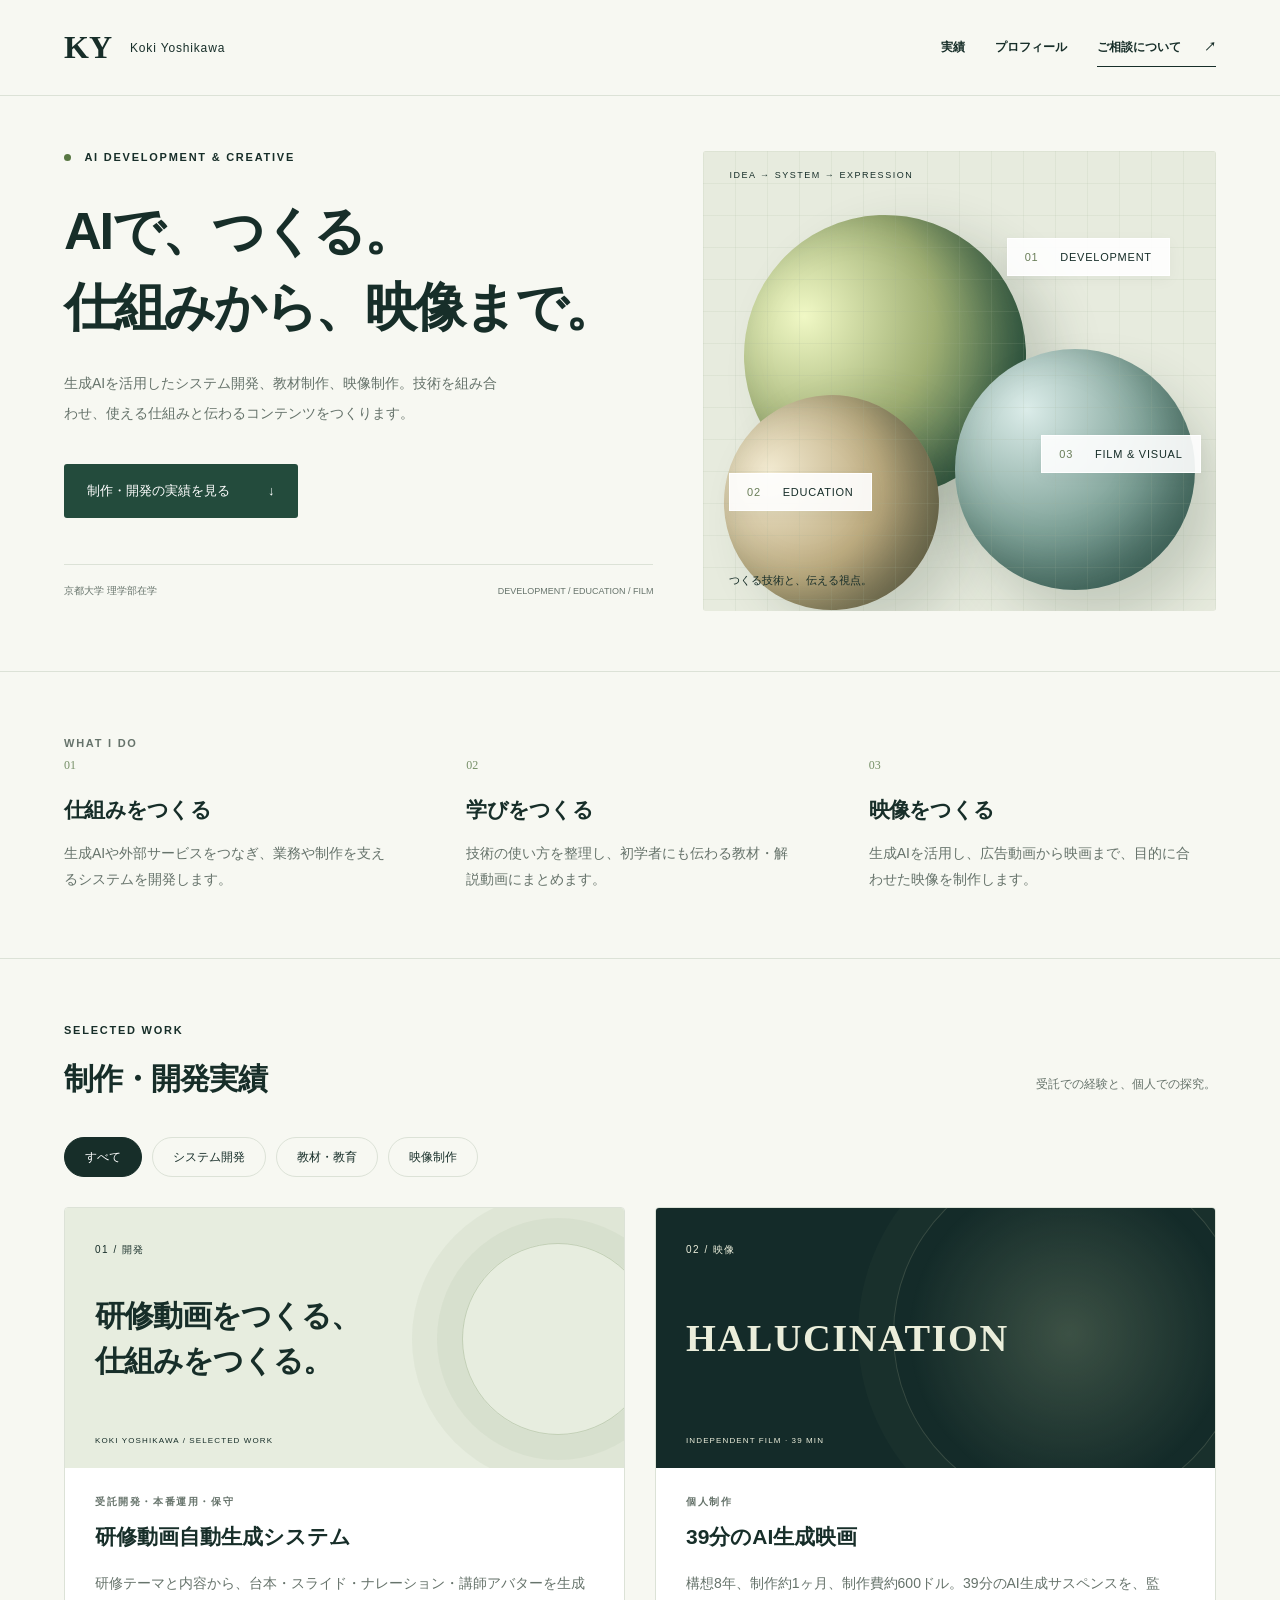
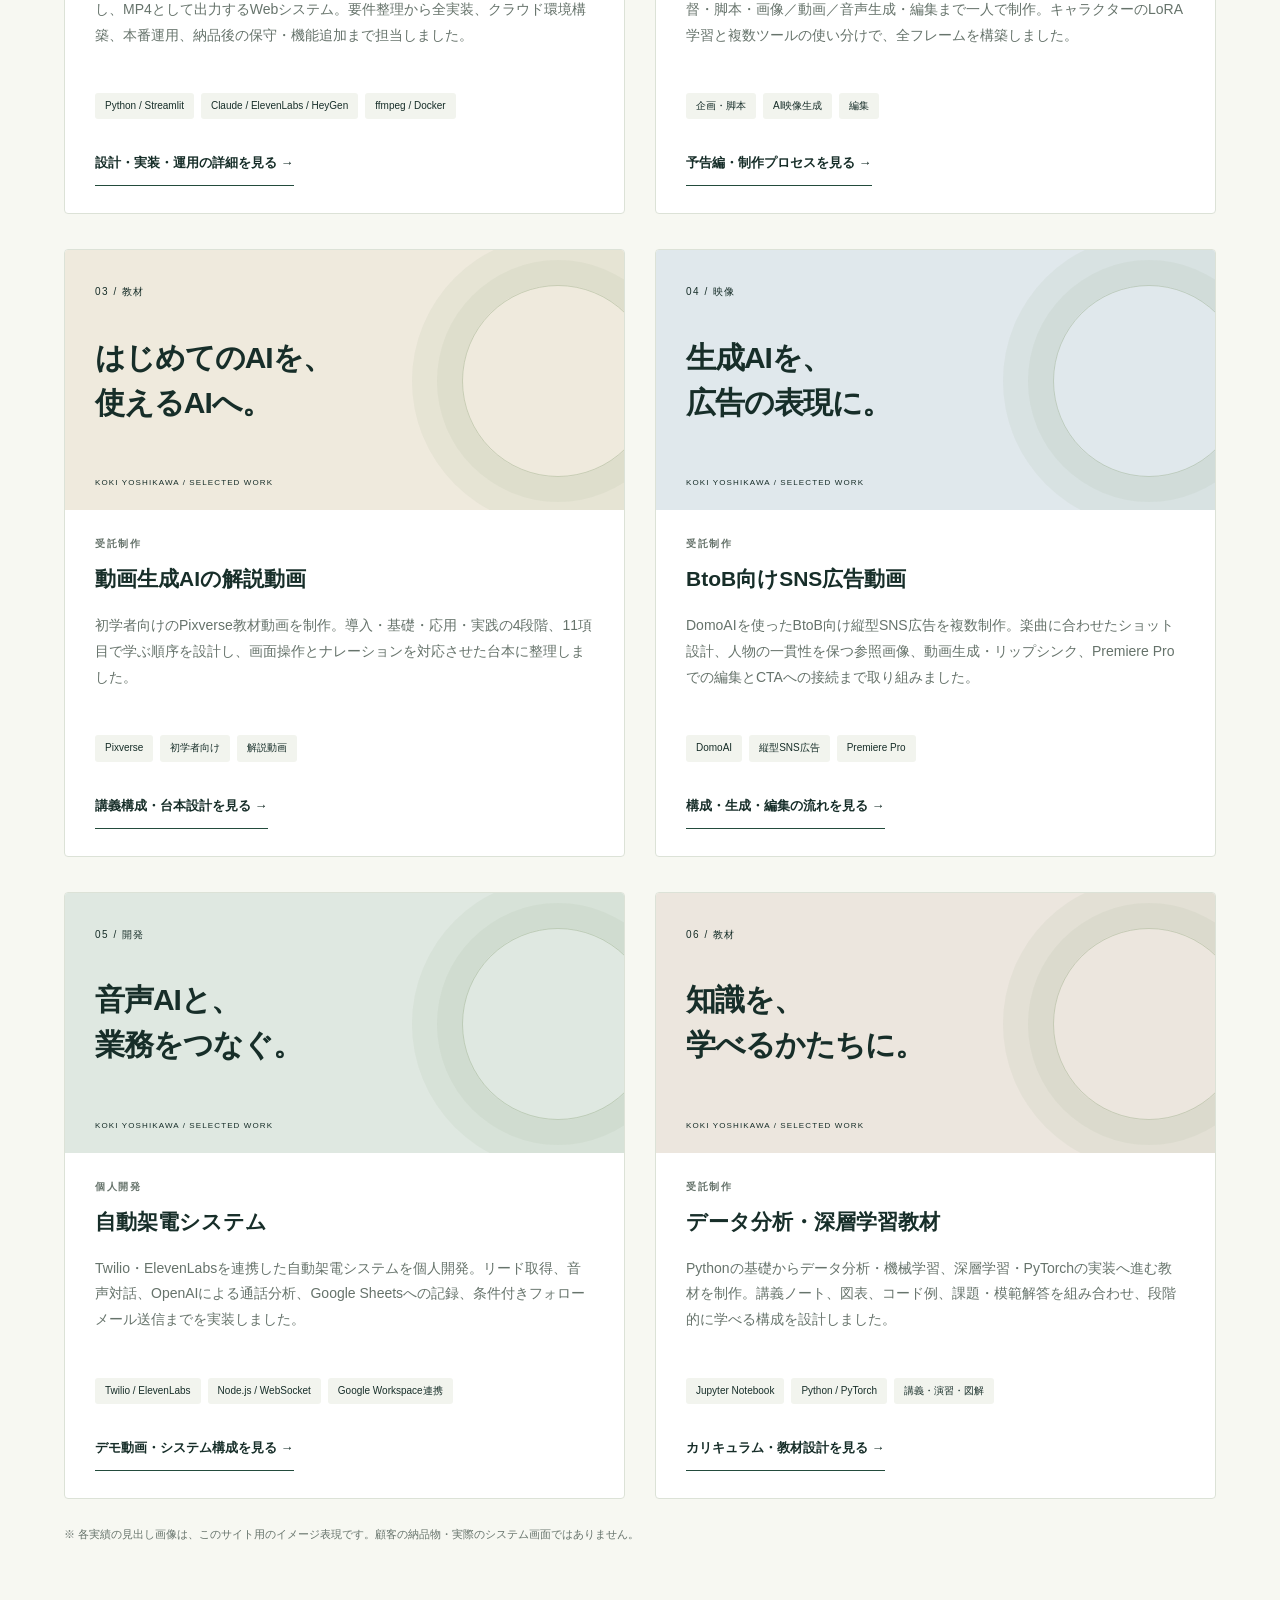
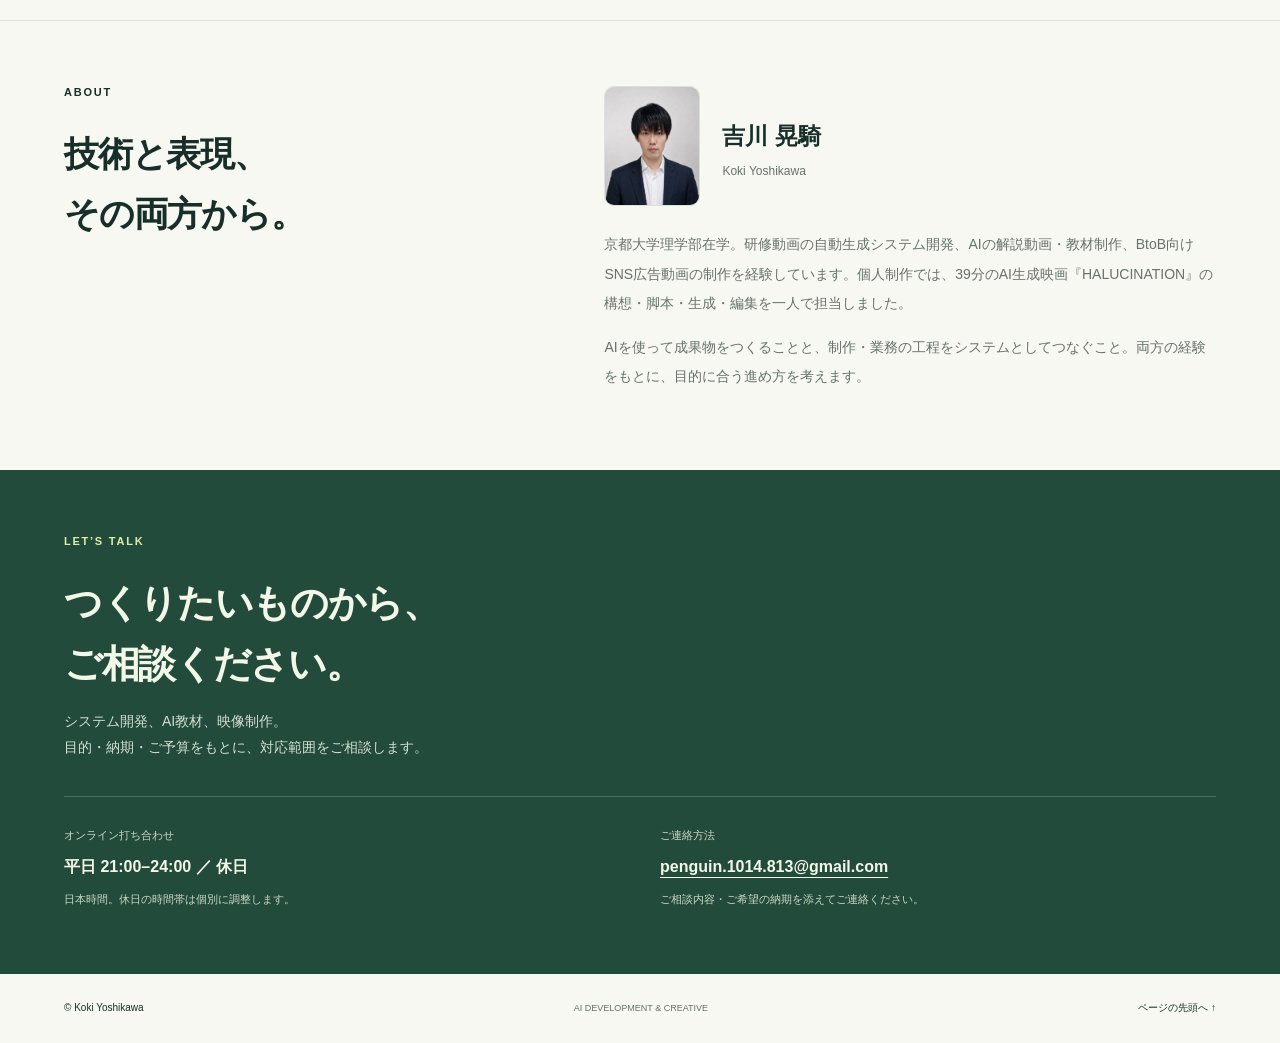
<file: public/index.html>
<!doctype html>
<html lang="ja"><head><meta charset="utf-8"><meta name="viewport" content="width=device-width, initial-scale=1"><meta name="description" content="吉川晃騎のポートフォリオ。生成AIを活用した業務システム開発・教材制作・映像制作。"><meta name="robots" content="index,follow"><title>吉川晃騎 | AI Development & Creative</title><link rel="stylesheet" href="style.css?v=portrait1"><script src="app.js" defer></script></head>
<body><a class="skip" href="#main">本文へ移動</a>
<header><a class="brand" href="#">KY<span>Koki Yoshikawa</span></a><nav aria-label="メインナビゲーション"><a href="#work">実績</a><a href="#about">プロフィール</a><a href="#contact" class="nav-contact">ご相談について <span>↗</span></a></nav></header>
<main id="main"><section class="hero"><div class="hero-copy"><p class="eyebrow"><span class="dot"></span> AI DEVELOPMENT & CREATIVE</p><h1>AIで、つくる。<br>仕組みから、映像まで。</h1><p class="intro">生成AIを活用したシステム開発、教材制作、映像制作。技術を組み合わせ、使える仕組みと伝わるコンテンツをつくります。</p><a class="button" href="#work">制作・開発の実績を見る <span>↓</span></a><div class="hero-bottom"><span>京都大学 理学部在学</span><span>DEVELOPMENT / EDUCATION / FILM</span></div></div><div class="hero-art" aria-label="開発・教材・映像の3領域を表す抽象図"><div class="orb orb-one"></div><div class="orb orb-two"></div><div class="orb orb-three"></div><div class="art-grid"></div><p class="art-top">IDEA → SYSTEM → EXPRESSION</p><div class="floating-label label-one"><span>01</span> DEVELOPMENT</div><div class="floating-label label-two"><span>02</span> EDUCATION</div><div class="floating-label label-three"><span>03</span> FILM & VISUAL</div><p class="art-foot">つくる技術と、伝える視点。</p></div></section>
<section class="services section"><p class="eyebrow">WHAT I DO</p><div class="services-grid"><div><span class="number">01</span><h2>仕組みをつくる</h2><p>生成AIや外部サービスをつなぎ、業務や制作を支えるシステムを開発します。</p></div><div><span class="number">02</span><h2>学びをつくる</h2><p>技術の使い方を整理し、初学者にも伝わる教材・解説動画にまとめます。</p></div><div><span class="number">03</span><h2>映像をつくる</h2><p>生成AIを活用し、広告動画から映画まで、目的に合わせた映像を制作します。</p></div></div></section>
<section id="work" class="section work"><div class="section-heading"><div><p class="eyebrow">SELECTED WORK</p><h2>制作・開発実績</h2></div><p>受託での経験と、個人での探究。</p></div><div class="filters" role="group" aria-label="実績を絞り込む"><button type="button" aria-pressed="true" data-filter="all">すべて</button><button type="button" aria-pressed="false" data-filter="開発">システム開発</button><button type="button" aria-pressed="false" data-filter="教材">教材・教育</button><button type="button" aria-pressed="false" data-filter="映像">映像制作</button></div><p id="filter-status" class="sr-only" aria-live="polite">6件の実績を表示</p><div class="projects"><article class="project training" data-category="開発">
    <div class="project-art" aria-hidden="true"><span class="art-label">01 / 開発</span><div class="art-title">研修動画をつくる、<br>仕組みをつくる。</div><span class="art-caption">KOKI YOSHIKAWA / SELECTED WORK</span></div>
    <div class="project-body"><p class="eyebrow">受託開発・本番運用・保守</p><h3>研修動画自動生成システム</h3><p>研修テーマと内容から、台本・スライド・ナレーション・講師アバターを生成し、MP4として出力するWebシステム。要件整理から全実装、クラウド環境構築、本番運用、納品後の保守・機能追加まで担当しました。</p><ul class="tags"><li>Python / Streamlit</li><li>Claude / ElevenLabs / HeyGen</li><li>ffmpeg / Docker</li></ul><a class="case-link" href="training.html">設計・実装・運用の詳細を見る →</a></div></article>
<article class="project film" data-category="映像">
    <div class="project-art" aria-hidden="true"><span class="art-label">02 / 映像</span><div class="art-title">HALUCINATION</div><span class="art-caption">INDEPENDENT FILM · 39 MIN</span></div>
    <div class="project-body"><p class="eyebrow">個人制作</p><h3>39分のAI生成映画</h3><p>構想8年、制作約1ヶ月、制作費約600ドル。39分のAI生成サスペンスを、監督・脚本・画像／動画／音声生成・編集まで一人で制作。キャラクターのLoRA学習と複数ツールの使い分けで、全フレームを構築しました。</p><ul class="tags"><li>企画・脚本</li><li>AI映像生成</li><li>編集</li></ul><a class="case-link" href="halucination.html">予告編・制作プロセスを見る →</a></div></article>
<article class="project tutorial" data-category="教材">
    <div class="project-art" aria-hidden="true"><span class="art-label">03 / 教材</span><div class="art-title">はじめてのAIを、<br>使えるAIへ。</div><span class="art-caption">KOKI YOSHIKAWA / SELECTED WORK</span></div>
    <div class="project-body"><p class="eyebrow">受託制作</p><h3>動画生成AIの解説動画</h3><p>初学者向けのPixverse教材動画を制作。導入・基礎・応用・実践の4段階、11項目で学ぶ順序を設計し、画面操作とナレーションを対応させた台本に整理しました。</p><ul class="tags"><li>Pixverse</li><li>初学者向け</li><li>解説動画</li></ul><a class="case-link" href="pixverse.html">講義構成・台本設計を見る →</a></div></article>
<article class="project ads" data-category="映像">
    <div class="project-art" aria-hidden="true"><span class="art-label">04 / 映像</span><div class="art-title">生成AIを、<br>広告の表現に。</div><span class="art-caption">KOKI YOSHIKAWA / SELECTED WORK</span></div>
    <div class="project-body"><p class="eyebrow">受託制作</p><h3>BtoB向けSNS広告動画</h3><p>DomoAIを使ったBtoB向け縦型SNS広告を複数制作。楽曲に合わせたショット設計、人物の一貫性を保つ参照画像、動画生成・リップシンク、Premiere Proでの編集とCTAへの接続まで取り組みました。</p><ul class="tags"><li>DomoAI</li><li>縦型SNS広告</li><li>Premiere Pro</li></ul><a class="case-link" href="domo-ads.html">構成・生成・編集の流れを見る →</a></div></article>
<article class="project voice" data-category="開発">
    <div class="project-art" aria-hidden="true"><span class="art-label">05 / 開発</span><div class="art-title">音声AIと、<br>業務をつなぐ。</div><span class="art-caption">KOKI YOSHIKAWA / SELECTED WORK</span></div>
    <div class="project-body"><p class="eyebrow">個人開発</p><h3>自動架電システム</h3><p>Twilio・ElevenLabsを連携した自動架電システムを個人開発。リード取得、音声対話、OpenAIによる通話分析、Google Sheetsへの記録、条件付きフォローメール送信までを実装しました。</p><ul class="tags"><li>Twilio / ElevenLabs</li><li>Node.js / WebSocket</li><li>Google Workspace連携</li></ul><a class="case-link" href="voice.html">デモ動画・システム構成を見る →</a></div></article>
<article class="project curriculum" data-category="教材">
    <div class="project-art" aria-hidden="true"><span class="art-label">06 / 教材</span><div class="art-title">知識を、<br>学べるかたちに。</div><span class="art-caption">KOKI YOSHIKAWA / SELECTED WORK</span></div>
    <div class="project-body"><p class="eyebrow">受託制作</p><h3>データ分析・深層学習教材</h3><p>Pythonの基礎からデータ分析・機械学習、深層学習・PyTorchの実装へ進む教材を制作。講義ノート、図表、コード例、課題・模範解答を組み合わせ、段階的に学べる構成を設計しました。</p><ul class="tags"><li>Jupyter Notebook</li><li>Python / PyTorch</li><li>講義・演習・図解</li></ul><a class="case-link" href="curriculum.html">カリキュラム・教材設計を見る →</a></div></article></div><p class="work-note">※ 各実績の見出し画像は、このサイト用のイメージ表現です。顧客の納品物・実際のシステム画面ではありません。</p></section>
<section id="about" class="section about"><div><p class="eyebrow">ABOUT</p><h2>技術と表現、<br>その両方から。</h2></div><div><div class="profile-heading"><img class="profile-photo" src="media/profile.png" alt="吉川晃騎のプロフィール写真" width="96" height="120" loading="lazy"><p class="name">吉川 晃騎<span>Koki Yoshikawa</span></p></div><p>京都大学理学部在学。研修動画の自動生成システム開発、AIの解説動画・教材制作、BtoB向けSNS広告動画の制作を経験しています。個人制作では、39分のAI生成映画『HALUCINATION』の構想・脚本・生成・編集を一人で担当しました。</p><p>AIを使って成果物をつくることと、制作・業務の工程をシステムとしてつなぐこと。両方の経験をもとに、目的に合う進め方を考えます。</p></div></section>
<section id="contact" class="contact"><p class="eyebrow">LET’S TALK</p><h2>つくりたいものから、<br>ご相談ください。</h2><p>システム開発、AI教材、映像制作。<br>目的・納期・ご予算をもとに、対応範囲をご相談します。</p><div class="contact-info"><div><span>オンライン打ち合わせ</span><strong>平日 21:00–24:00 ／ 休日</strong><small>日本時間。休日の時間帯は個別に調整します。</small></div><div><span>ご連絡方法</span><strong><a class="email-link" href="mailto:penguin.1014.813@gmail.com">penguin.1014.813@gmail.com</a></strong><small>ご相談内容・ご希望の納期を添えてご連絡ください。</small></div></div></section>
</main><footer><span>© Koki Yoshikawa</span><span>AI DEVELOPMENT & CREATIVE</span><a href="#">ページの先頭へ ↑</a></footer></body></html>
</file>
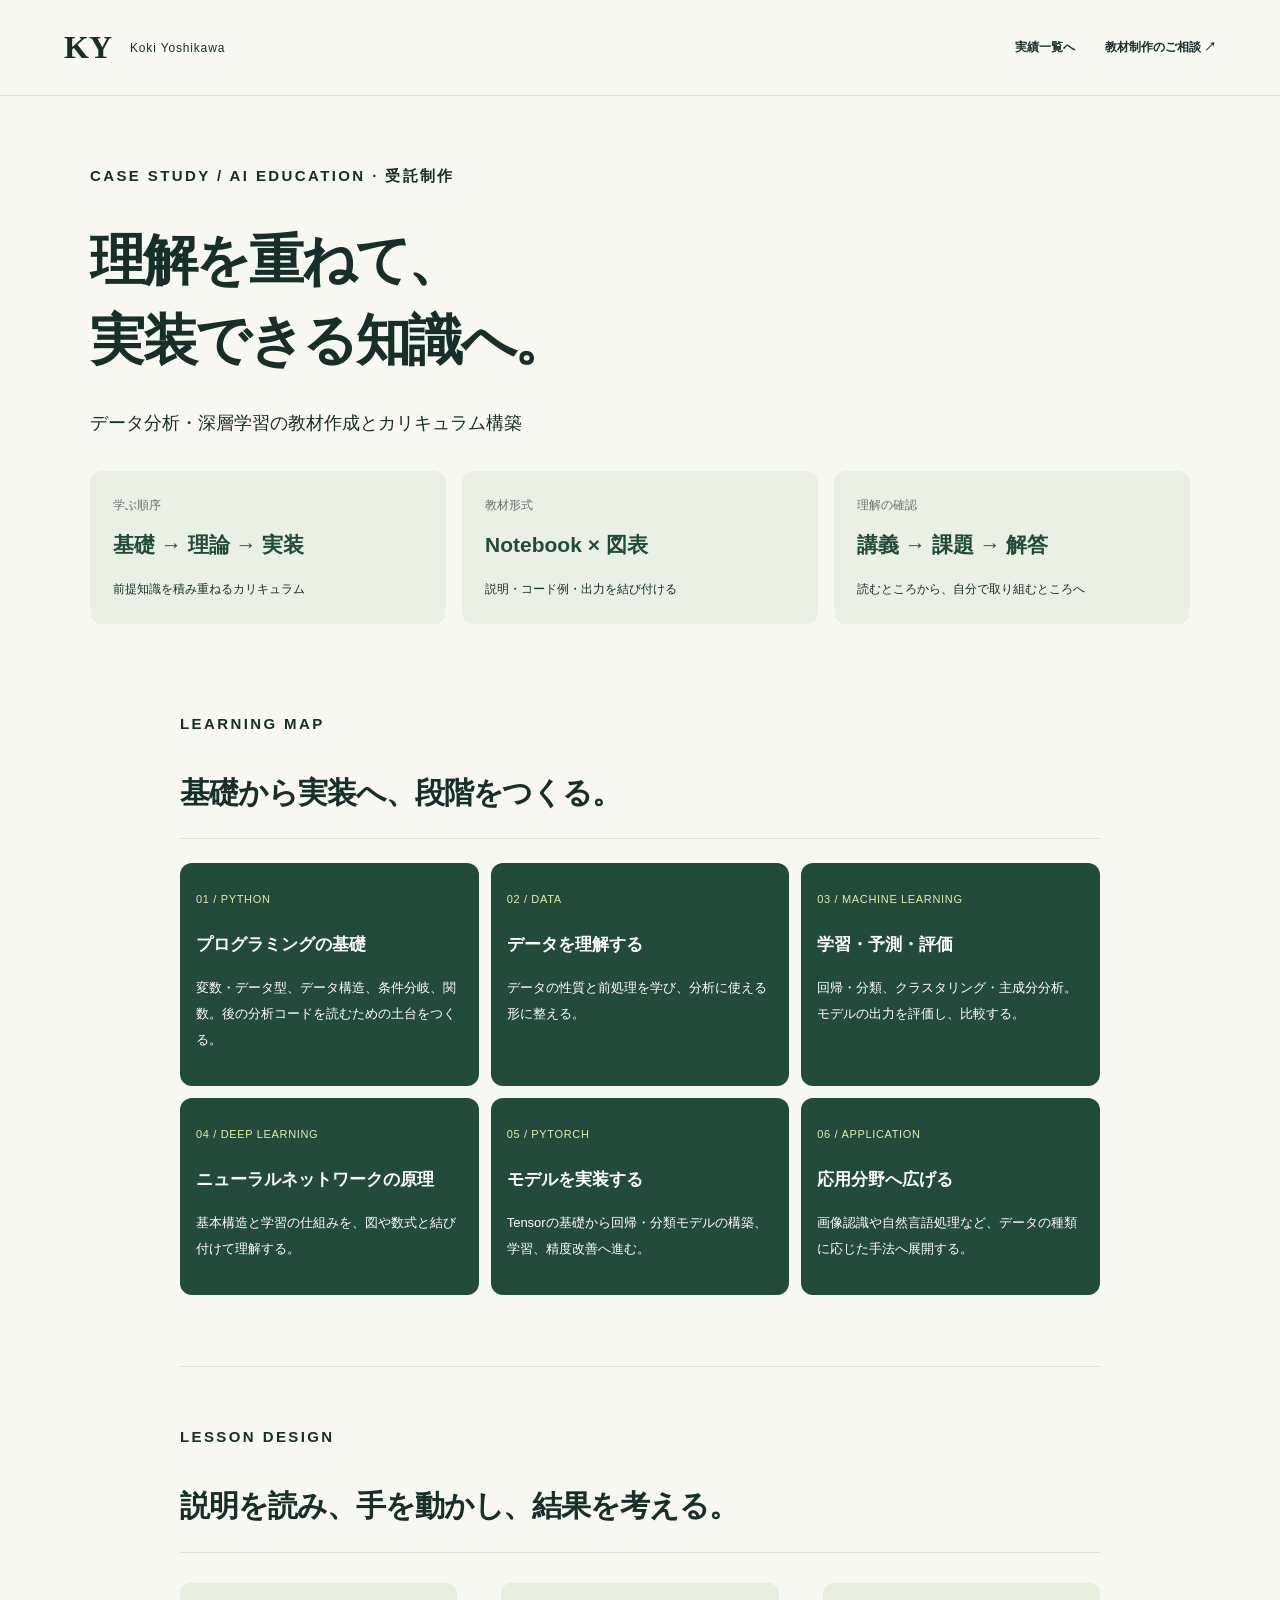
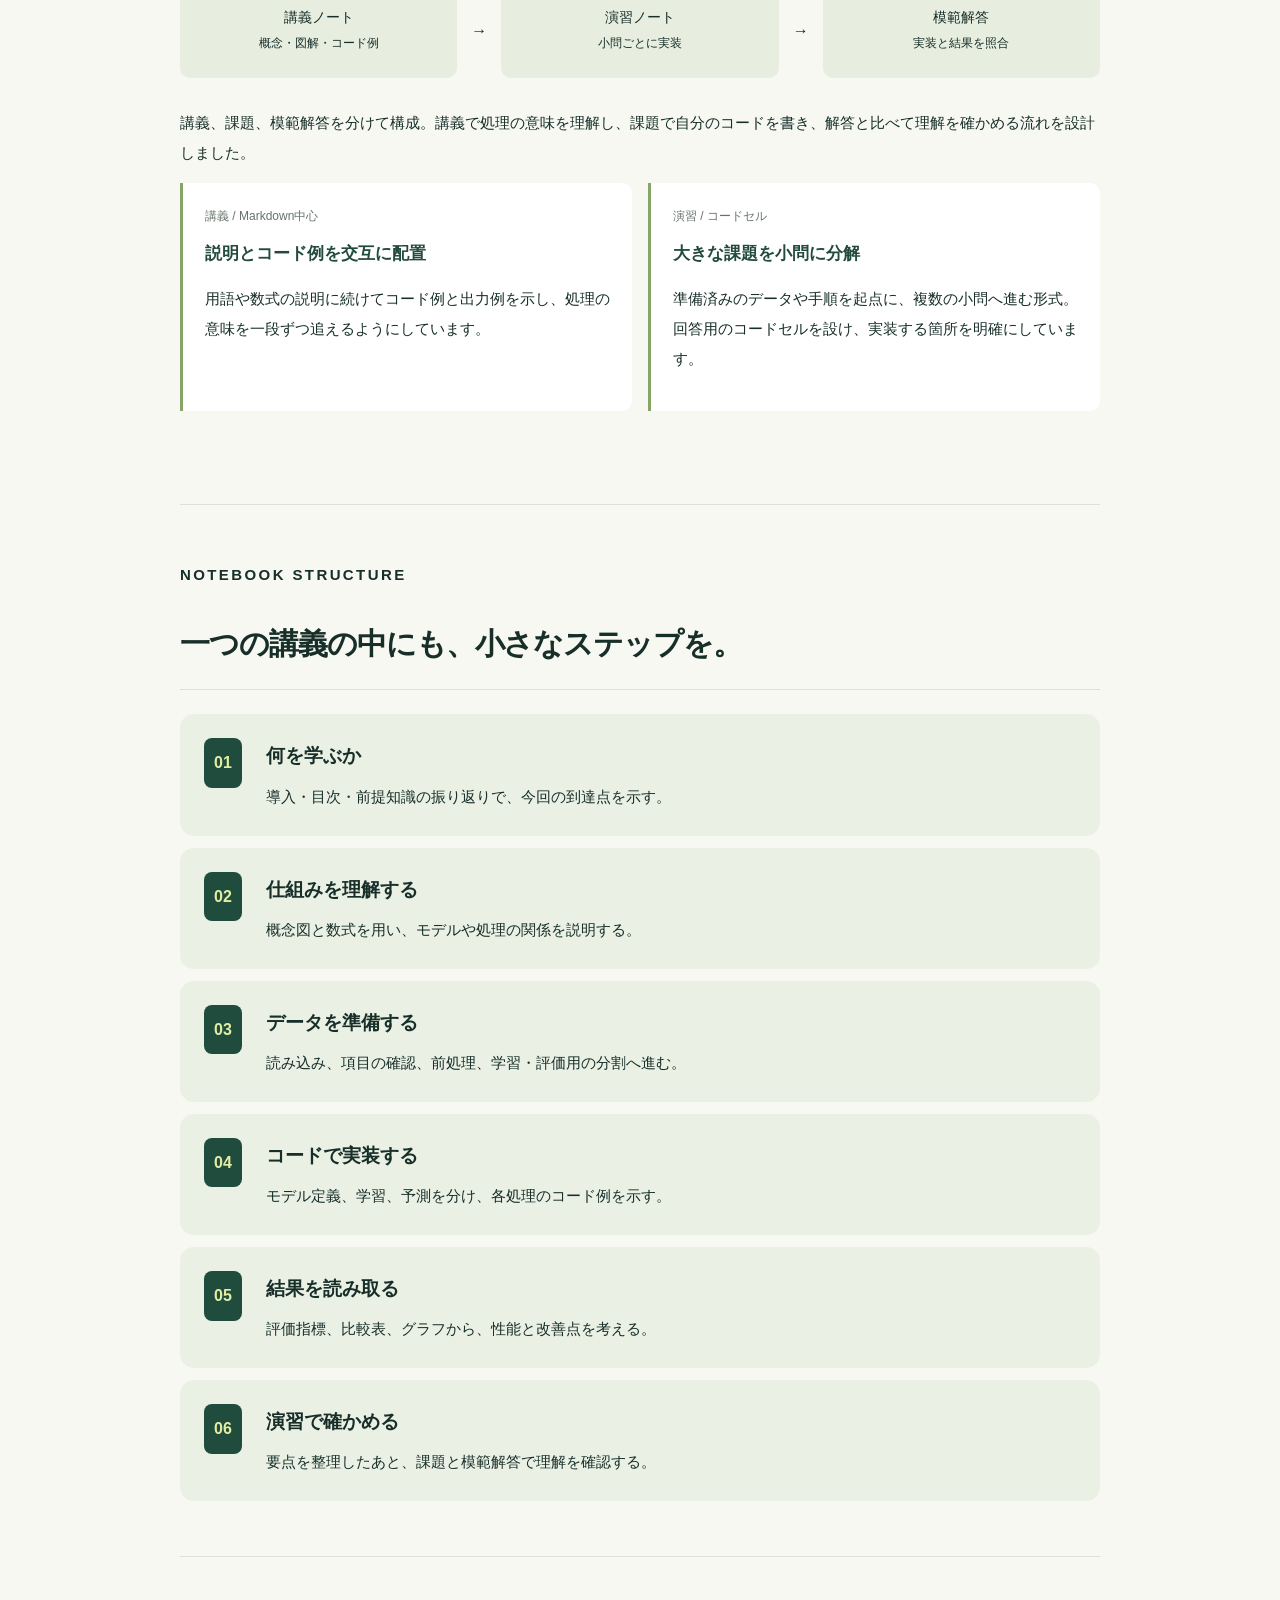
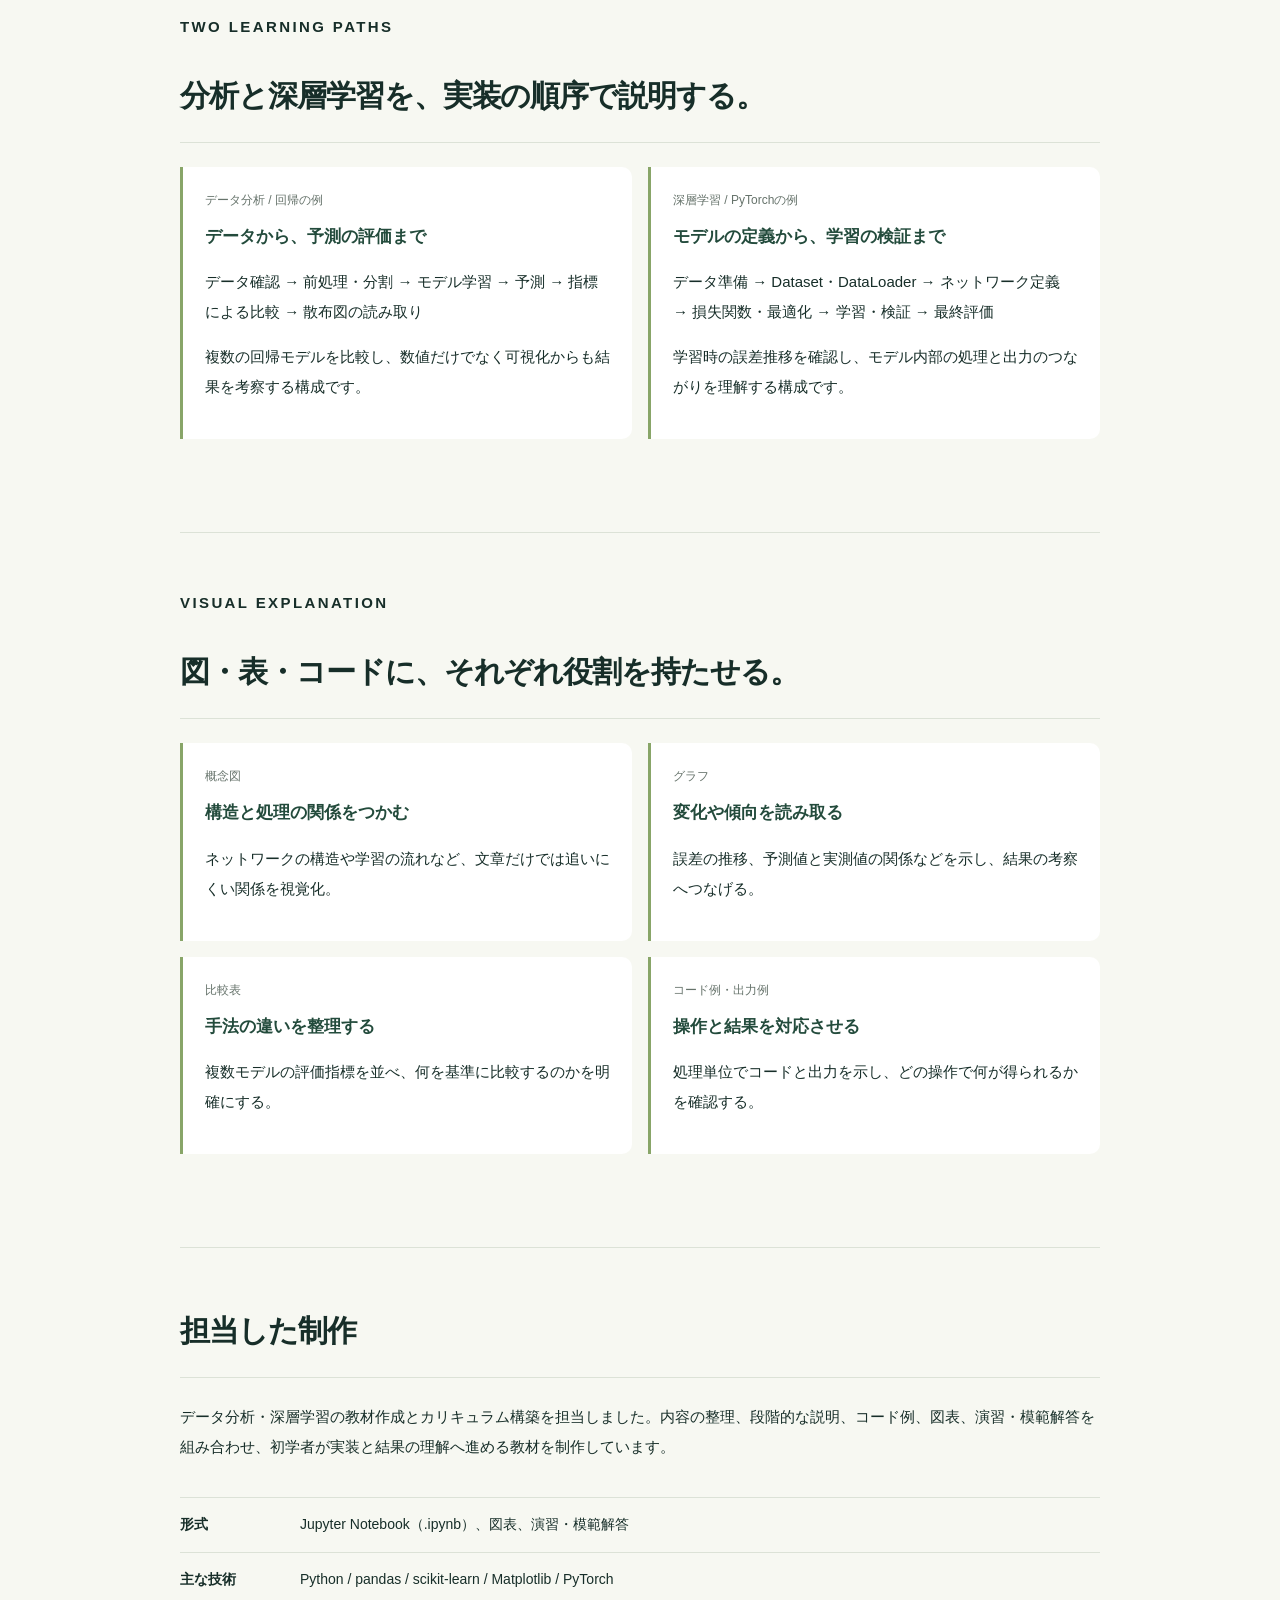
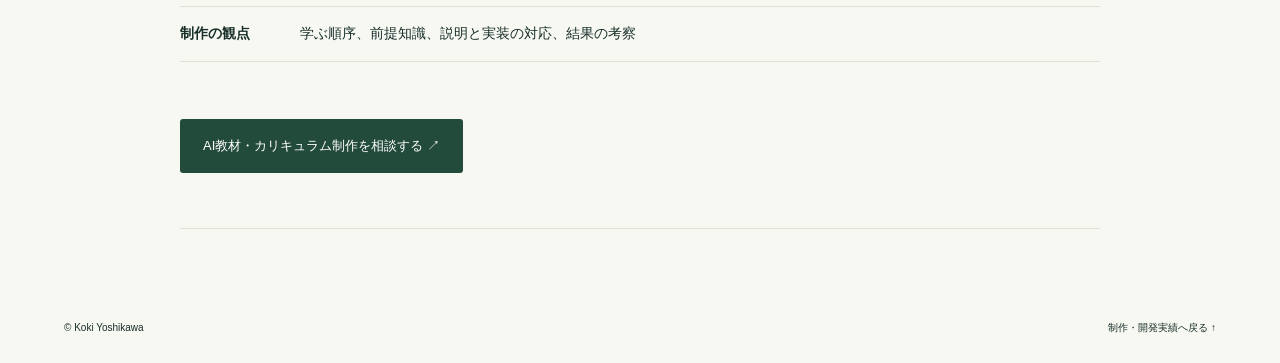
<file: curriculum.html>
<!doctype html><html lang="ja"><head><meta charset="utf-8"><meta name="viewport" content="width=device-width,initial-scale=1"><title>データ分析・深層学習教材 | 吉川晃騎</title><meta name="description" content="Pythonから機械学習・深層学習へ。講義ノート、図表、コード例、課題、模範解答を組み合わせた教材制作の実績。"><link rel="stylesheet" href="style.css?v=curriculum1"></head><body><header><a class="brand" href="index.html">KY<span>Koki Yoshikawa</span></a><nav aria-label="メインナビゲーション"><a href="index.html#work">実績一覧へ</a><a href="index.html#contact">教材制作のご相談 ↗</a></nav></header><main class="case-study"><p class="eyebrow">CASE STUDY / AI EDUCATION · 受託制作</p><h1>理解を重ねて、<br>実装できる知識へ。</h1><p class="case-lead">データ分析・深層学習の教材作成とカリキュラム構築</p><div class="case-highlights"><div><span>学ぶ順序</span><strong>基礎 → 理論 → 実装</strong><p>前提知識を積み重ねるカリキュラム</p></div><div><span>教材形式</span><strong>Notebook × 図表</strong><p>説明・コード例・出力を結び付ける</p></div><div><span>理解の確認</span><strong>講義 → 課題 → 解答</strong><p>読むところから、自分で取り組むところへ</p></div></div><section><p class="eyebrow">LEARNING MAP</p><h2>基礎から実装へ、段階をつくる。</h2><ol class="ad-workflow" style="grid-template-columns:repeat(auto-fit,minmax(230px,1fr))">
<li><span>01 / PYTHON</span><h3>プログラミングの基礎</h3><p>変数・データ型、データ構造、条件分岐、関数。後の分析コードを読むための土台をつくる。</p></li>
<li><span>02 / DATA</span><h3>データを理解する</h3><p>データの性質と前処理を学び、分析に使える形に整える。</p></li>
<li><span>03 / MACHINE LEARNING</span><h3>学習・予測・評価</h3><p>回帰・分類、クラスタリング・主成分分析。モデルの出力を評価し、比較する。</p></li>
<li><span>04 / DEEP LEARNING</span><h3>ニューラルネットワークの原理</h3><p>基本構造と学習の仕組みを、図や数式と結び付けて理解する。</p></li>
<li><span>05 / PYTORCH</span><h3>モデルを実装する</h3><p>Tensorの基礎から回帰・分類モデルの構築、学習、精度改善へ進む。</p></li>
<li><span>06 / APPLICATION</span><h3>応用分野へ広げる</h3><p>画像認識や自然言語処理など、データの種類に応じた手法へ展開する。</p></li></ol></section>
<section><p class="eyebrow">LESSON DESIGN</p><h2>説明を読み、手を動かし、結果を考える。</h2><div class="continuity-flow"><div>講義ノート<br><small>概念・図解・コード例</small></div><span aria-hidden="true">→</span><div>演習ノート<br><small>小問ごとに実装</small></div><span aria-hidden="true">→</span><div>模範解答<br><small>実装と結果を照合</small></div></div><p>講義、課題、模範解答を分けて構成。講義で処理の意味を理解し、課題で自分のコードを書き、解答と比べて理解を確かめる流れを設計しました。</p><div class="resolution-grid"><div><span>講義 / Markdown中心</span><strong>説明とコード例を交互に配置</strong><p>用語や数式の説明に続けてコード例と出力例を示し、処理の意味を一段ずつ追えるようにしています。</p></div><div><span>演習 / コードセル</span><strong>大きな課題を小問に分解</strong><p>準備済みのデータや手順を起点に、複数の小問へ進む形式。回答用のコードセルを設け、実装する箇所を明確にしています。</p></div></div></section>
<section><p class="eyebrow">NOTEBOOK STRUCTURE</p><h2>一つの講義の中にも、小さなステップを。</h2><div class="notebook-map"><article><span>01</span><div><h3>何を学ぶか</h3><p>導入・目次・前提知識の振り返りで、今回の到達点を示す。</p></div></article><article><span>02</span><div><h3>仕組みを理解する</h3><p>概念図と数式を用い、モデルや処理の関係を説明する。</p></div></article><article><span>03</span><div><h3>データを準備する</h3><p>読み込み、項目の確認、前処理、学習・評価用の分割へ進む。</p></div></article><article><span>04</span><div><h3>コードで実装する</h3><p>モデル定義、学習、予測を分け、各処理のコード例を示す。</p></div></article><article><span>05</span><div><h3>結果を読み取る</h3><p>評価指標、比較表、グラフから、性能と改善点を考える。</p></div></article><article><span>06</span><div><h3>演習で確かめる</h3><p>要点を整理したあと、課題と模範解答で理解を確認する。</p></div></article></div></section>
<section><p class="eyebrow">TWO LEARNING PATHS</p><h2>分析と深層学習を、実装の順序で説明する。</h2><div class="resolution-grid"><div><span>データ分析 / 回帰の例</span><strong>データから、予測の評価まで</strong><p>データ確認 → 前処理・分割 → モデル学習 → 予測 → 指標による比較 → 散布図の読み取り</p><p>複数の回帰モデルを比較し、数値だけでなく可視化からも結果を考察する構成です。</p></div><div><span>深層学習 / PyTorchの例</span><strong>モデルの定義から、学習の検証まで</strong><p>データ準備 → Dataset・DataLoader → ネットワーク定義 → 損失関数・最適化 → 学習・検証 → 最終評価</p><p>学習時の誤差推移を確認し、モデル内部の処理と出力のつながりを理解する構成です。</p></div></div></section>
<section><p class="eyebrow">VISUAL EXPLANATION</p><h2>図・表・コードに、それぞれ役割を持たせる。</h2><div class="resolution-grid"><div><span>概念図</span><strong>構造と処理の関係をつかむ</strong><p>ネットワークの構造や学習の流れなど、文章だけでは追いにくい関係を視覚化。</p></div><div><span>グラフ</span><strong>変化や傾向を読み取る</strong><p>誤差の推移、予測値と実測値の関係などを示し、結果の考察へつなげる。</p></div><div><span>比較表</span><strong>手法の違いを整理する</strong><p>複数モデルの評価指標を並べ、何を基準に比較するのかを明確にする。</p></div><div><span>コード例・出力例</span><strong>操作と結果を対応させる</strong><p>処理単位でコードと出力を示し、どの操作で何が得られるかを確認する。</p></div></div></section>
<section><h2>担当した制作</h2><p>データ分析・深層学習の教材作成とカリキュラム構築を担当しました。内容の整理、段階的な説明、コード例、図表、演習・模範解答を組み合わせ、初学者が実装と結果の理解へ進める教材を制作しています。</p><dl class="case-meta"><dt>形式</dt><dd>Jupyter Notebook（.ipynb）、図表、演習・模範解答</dd><dt>主な技術</dt><dd>Python / pandas / scikit-learn / Matplotlib / PyTorch</dd><dt>制作の観点</dt><dd>学ぶ順序、前提知識、説明と実装の対応、結果の考察</dd></dl><a class="button" href="index.html#contact">AI教材・カリキュラム制作を相談する ↗</a></section></main><footer><span>© Koki Yoshikawa</span><a href="index.html#work">制作・開発実績へ戻る ↑</a></footer></body></html>
</file>
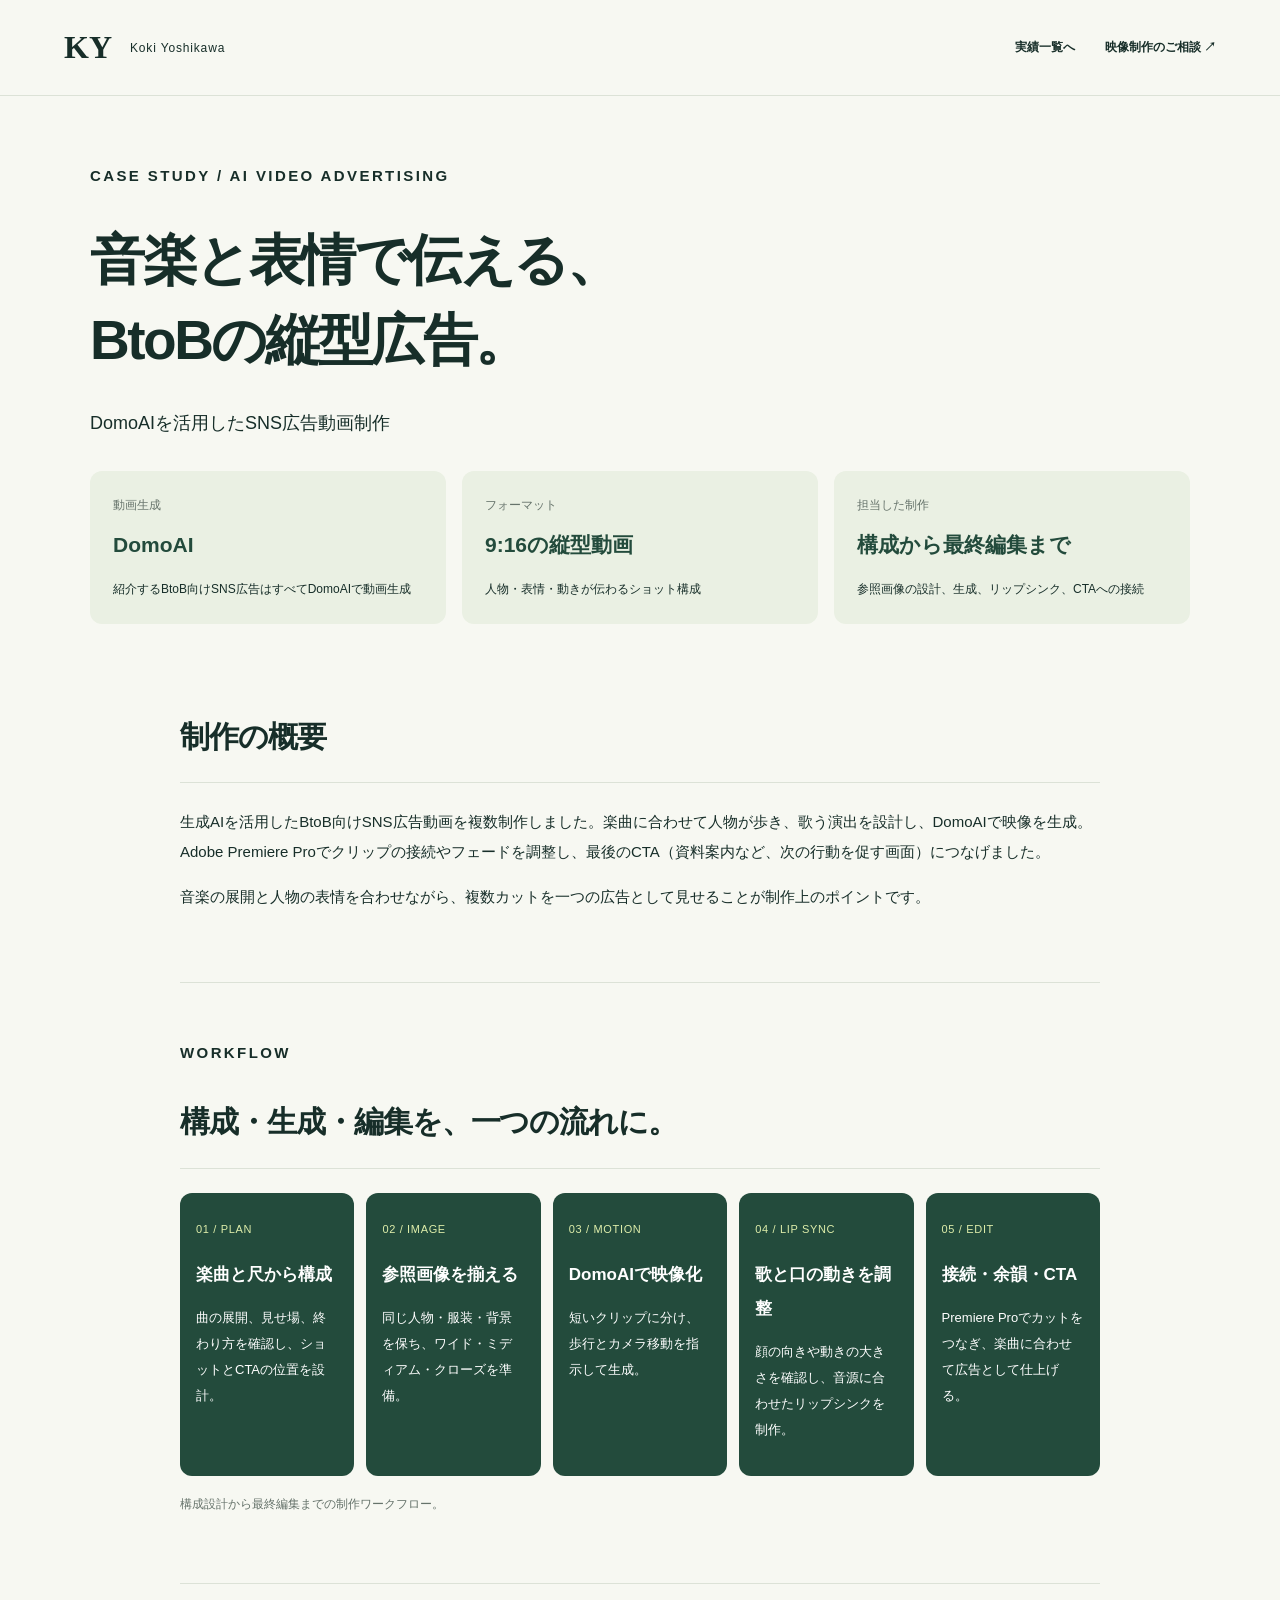
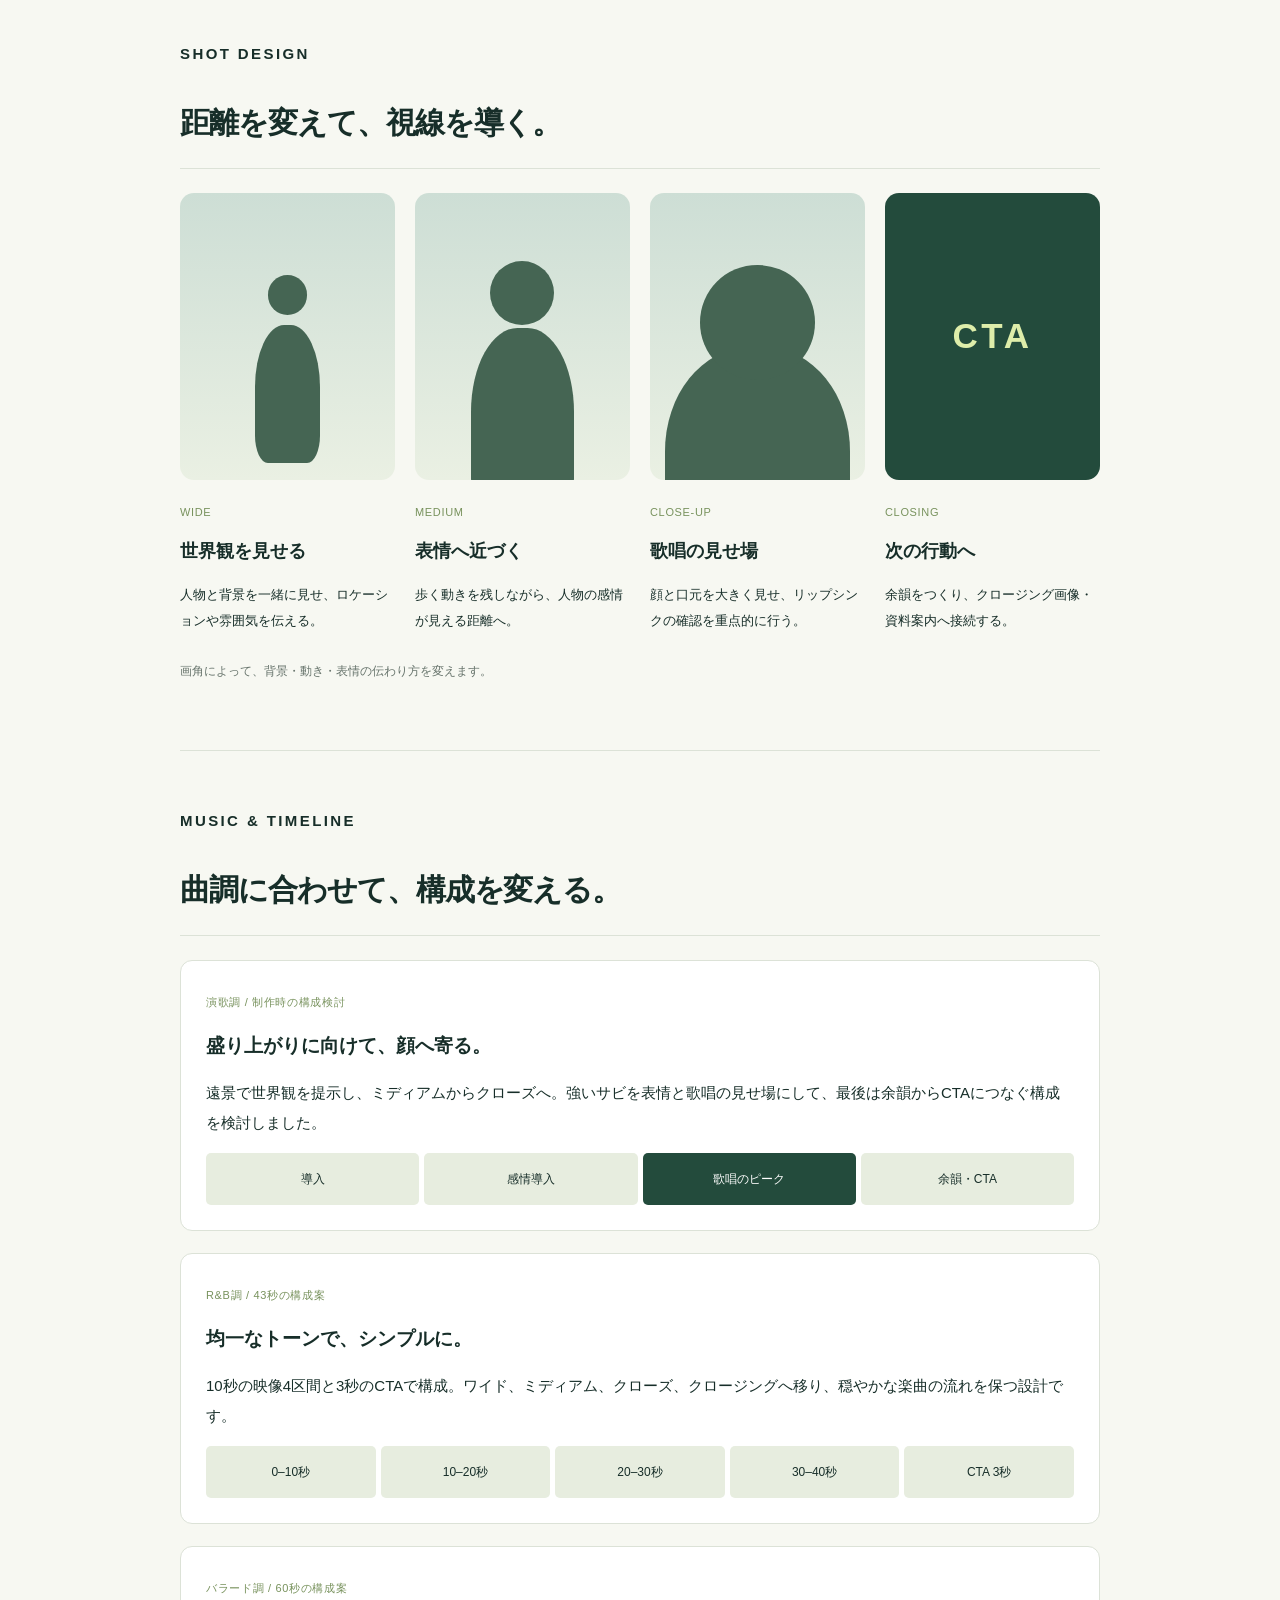
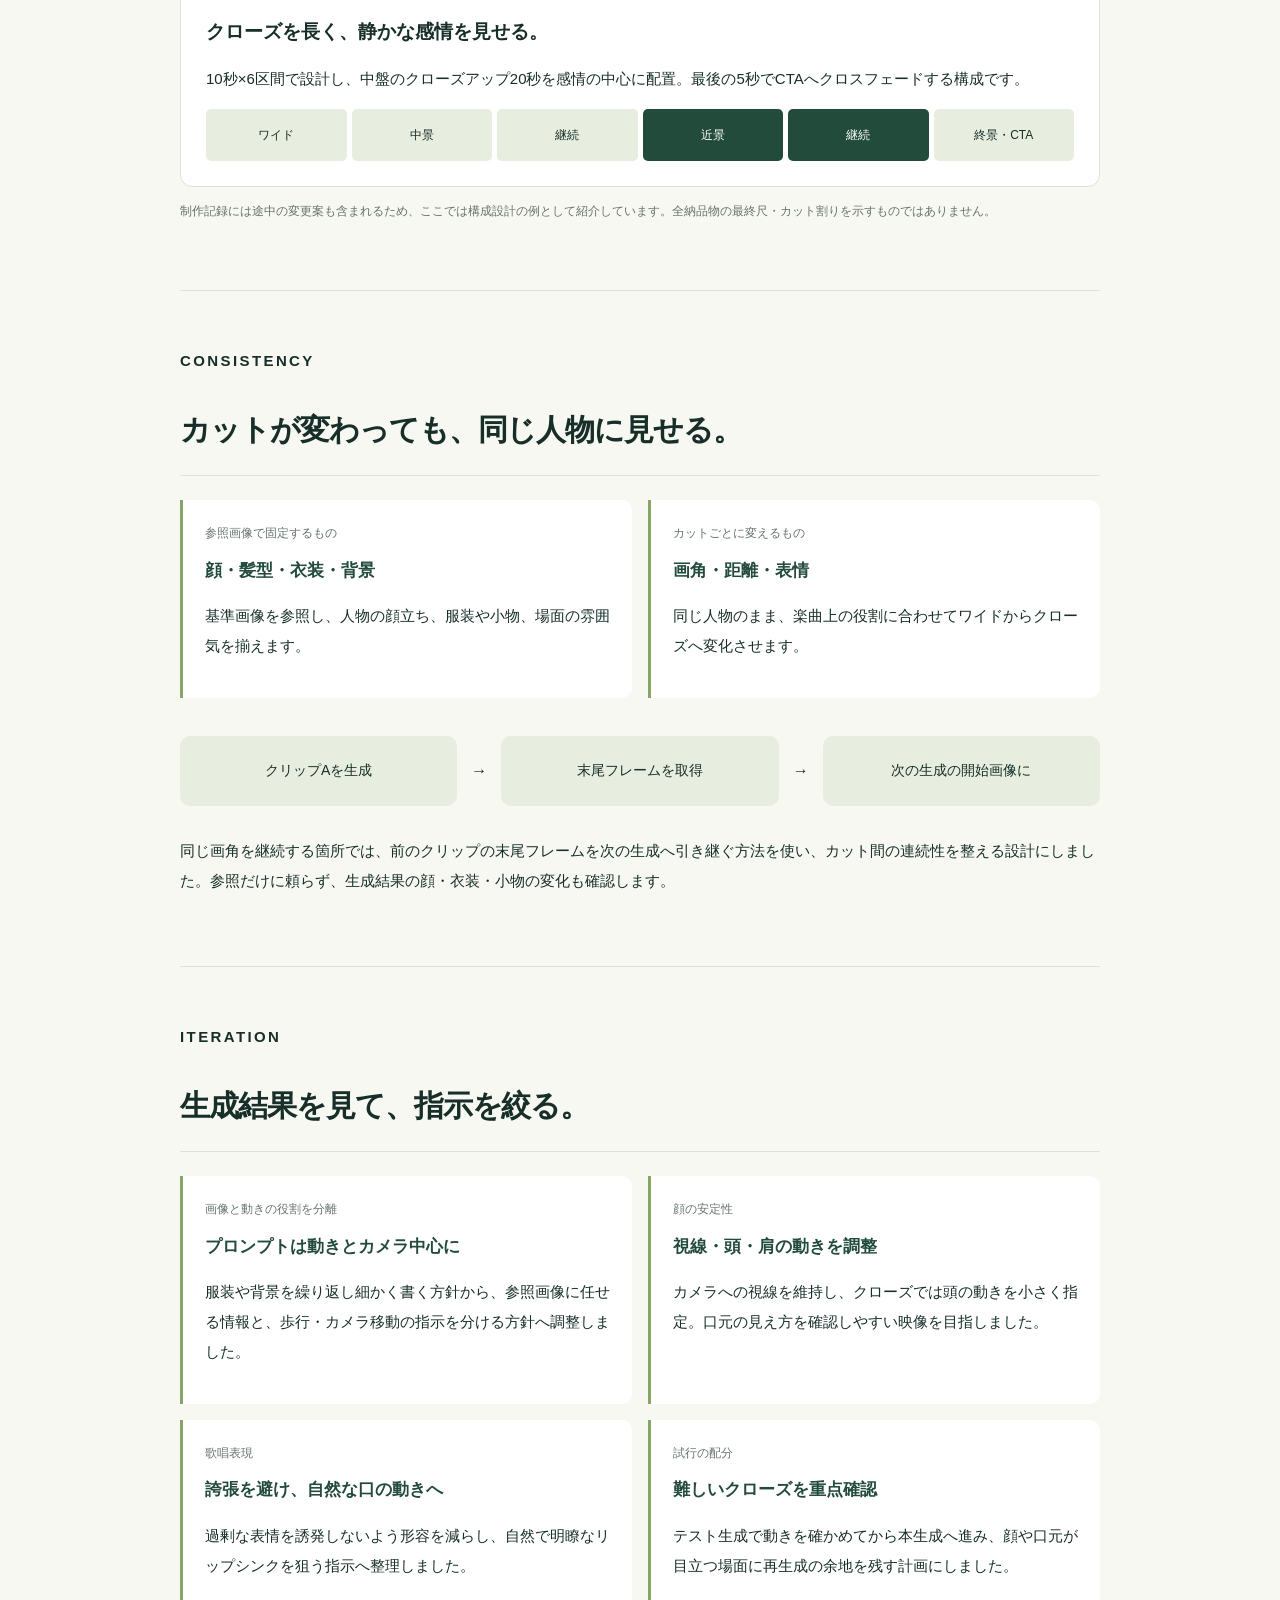
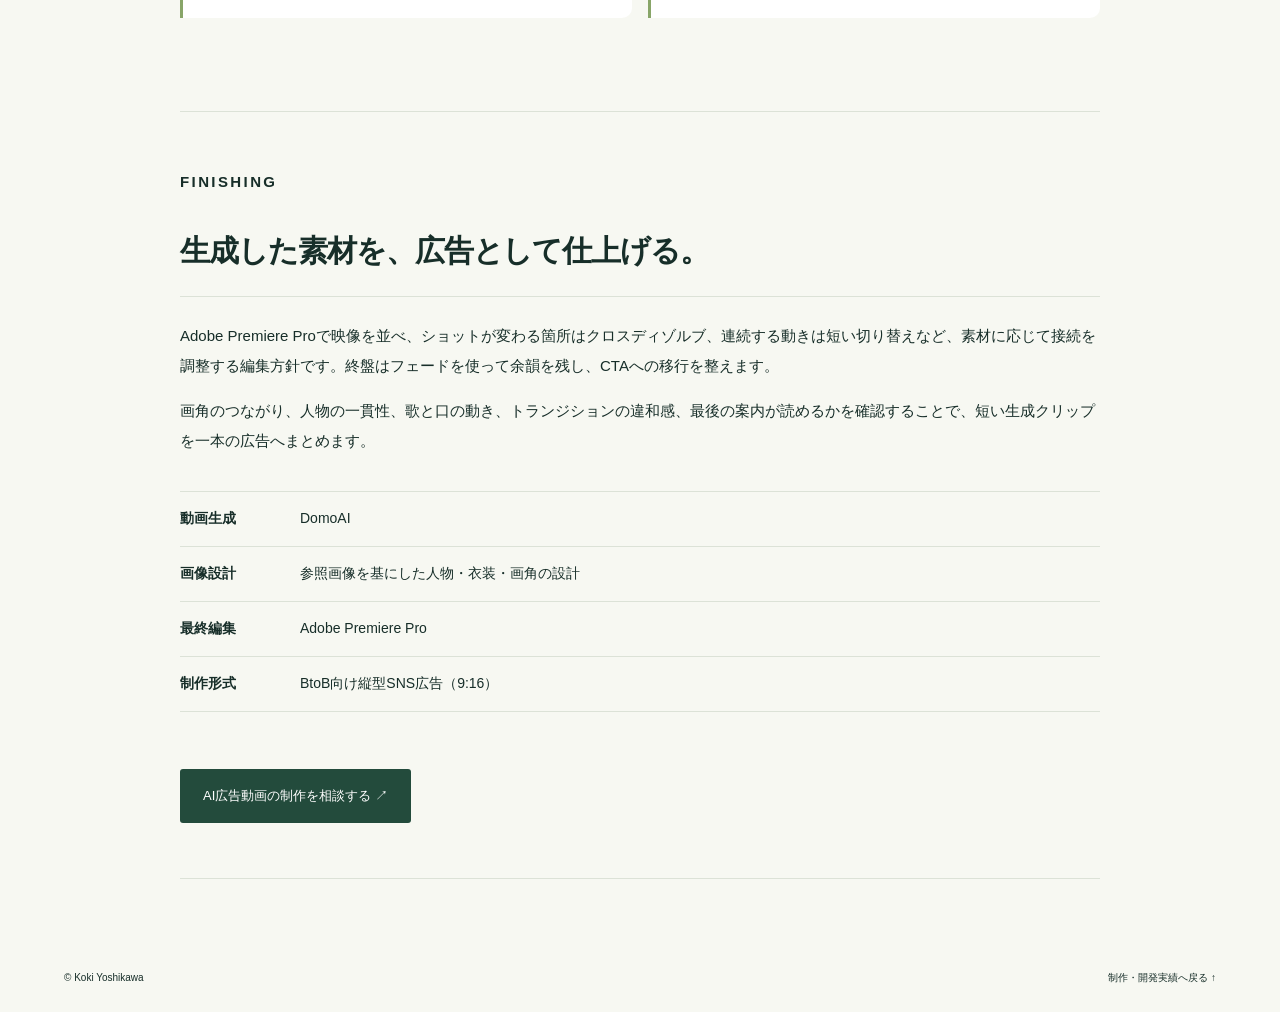
<file: domo-ads.html>
<!doctype html><html lang="ja"><head><meta charset="utf-8"><meta name="viewport" content="width=device-width,initial-scale=1"><title>DomoAIによるBtoB向けSNS広告制作 | 吉川晃騎</title><meta name="description" content="楽曲に合わせたショット設計、人物の一貫性、動画生成とリップシンク、編集とCTA。DomoAIを使った縦型SNS広告の制作事例。"><link rel="stylesheet" href="style.css?v=domo1"></head><body><header><a class="brand" href="index.html">KY<span>Koki Yoshikawa</span></a><nav aria-label="メインナビゲーション"><a href="index.html#work">実績一覧へ</a><a href="index.html#contact">映像制作のご相談 ↗</a></nav></header><main class="case-study domo-case"><p class="eyebrow">CASE STUDY / AI VIDEO ADVERTISING</p><h1>音楽と表情で伝える、<br>BtoBの縦型広告。</h1><p class="case-lead">DomoAIを活用したSNS広告動画制作</p><div class="case-highlights"><div><span>動画生成</span><strong>DomoAI</strong><p>紹介するBtoB向けSNS広告はすべてDomoAIで動画生成</p></div><div><span>フォーマット</span><strong>9:16の縦型動画</strong><p>人物・表情・動きが伝わるショット構成</p></div><div><span>担当した制作</span><strong>構成から最終編集まで</strong><p>参照画像の設計、生成、リップシンク、CTAへの接続</p></div></div>
<section><h2>制作の概要</h2><p>生成AIを活用したBtoB向けSNS広告動画を複数制作しました。楽曲に合わせて人物が歩き、歌う演出を設計し、DomoAIで映像を生成。Adobe Premiere Proでクリップの接続やフェードを調整し、最後のCTA（資料案内など、次の行動を促す画面）につなげました。</p><p>音楽の展開と人物の表情を合わせながら、複数カットを一つの広告として見せることが制作上のポイントです。</p></section>
<section><p class="eyebrow">WORKFLOW</p><h2>構成・生成・編集を、一つの流れに。</h2><ol class="ad-workflow"><li><span>01 / PLAN</span><h3>楽曲と尺から構成</h3><p>曲の展開、見せ場、終わり方を確認し、ショットとCTAの位置を設計。</p></li><li><span>02 / IMAGE</span><h3>参照画像を揃える</h3><p>同じ人物・服装・背景を保ち、ワイド・ミディアム・クローズを準備。</p></li><li><span>03 / MOTION</span><h3>DomoAIで映像化</h3><p>短いクリップに分け、歩行とカメラ移動を指示して生成。</p></li><li><span>04 / LIP SYNC</span><h3>歌と口の動きを調整</h3><p>顔の向きや動きの大きさを確認し、音源に合わせたリップシンクを制作。</p></li><li><span>05 / EDIT</span><h3>接続・余韻・CTA</h3><p>Premiere Proでカットをつなぎ、楽曲に合わせて広告として仕上げる。</p></li></ol><p class="case-note">構成設計から最終編集までの制作ワークフロー。</p></section>
<section><p class="eyebrow">SHOT DESIGN</p><h2>距離を変えて、視線を導く。</h2><div class="shot-sequence"><article><div class="shot-frame wide" aria-hidden="true"><i></i></div><span>WIDE</span><h3>世界観を見せる</h3><p>人物と背景を一緒に見せ、ロケーションや雰囲気を伝える。</p></article><article><div class="shot-frame medium" aria-hidden="true"><i></i></div><span>MEDIUM</span><h3>表情へ近づく</h3><p>歩く動きを残しながら、人物の感情が見える距離へ。</p></article><article><div class="shot-frame close" aria-hidden="true"><i></i></div><span>CLOSE-UP</span><h3>歌唱の見せ場</h3><p>顔と口元を大きく見せ、リップシンクの確認を重点的に行う。</p></article><article><div class="shot-frame end" aria-hidden="true"><b>CTA</b></div><span>CLOSING</span><h3>次の行動へ</h3><p>余韻をつくり、クロージング画像・資料案内へ接続する。</p></article></div><p class="case-note">画角によって、背景・動き・表情の伝わり方を変えます。</p></section>
<section><p class="eyebrow">MUSIC & TIMELINE</p><h2>曲調に合わせて、構成を変える。</h2><div class="ad-examples"><article><span>演歌調 / 制作時の構成検討</span><h3>盛り上がりに向けて、顔へ寄る。</h3><p>遠景で世界観を提示し、ミディアムからクローズへ。強いサビを表情と歌唱の見せ場にして、最後は余韻からCTAにつなぐ構成を検討しました。</p><div class="ad-track"><span>導入</span><span>感情導入</span><span class="peak">歌唱のピーク</span><span>余韻・CTA</span></div></article><article><span>R&amp;B調 / 43秒の構成案</span><h3>均一なトーンで、シンプルに。</h3><p>10秒の映像4区間と3秒のCTAで構成。ワイド、ミディアム、クローズ、クロージングへ移り、穏やかな楽曲の流れを保つ設計です。</p><div class="ad-track"><span>0–10秒</span><span>10–20秒</span><span>20–30秒</span><span>30–40秒</span><span>CTA 3秒</span></div></article><article><span>バラード調 / 60秒の構成案</span><h3>クローズを長く、静かな感情を見せる。</h3><p>10秒×6区間で設計し、中盤のクローズアップ20秒を感情の中心に配置。最後の5秒でCTAへクロスフェードする構成です。</p><div class="ad-track"><span>ワイド</span><span>中景</span><span>継続</span><span class="peak">近景</span><span class="peak">継続</span><span>終景・CTA</span></div></article></div><p class="case-note">制作記録には途中の変更案も含まれるため、ここでは構成設計の例として紹介しています。全納品物の最終尺・カット割りを示すものではありません。</p></section>
<section><p class="eyebrow">CONSISTENCY</p><h2>カットが変わっても、同じ人物に見せる。</h2><div class="resolution-grid"><div><span>参照画像で固定するもの</span><strong>顔・髪型・衣装・背景</strong><p>基準画像を参照し、人物の顔立ち、服装や小物、場面の雰囲気を揃えます。</p></div><div><span>カットごとに変えるもの</span><strong>画角・距離・表情</strong><p>同じ人物のまま、楽曲上の役割に合わせてワイドからクローズへ変化させます。</p></div></div><div class="continuity-flow"><div>クリップAを生成</div><span aria-hidden="true">→</span><div>末尾フレームを取得</div><span aria-hidden="true">→</span><div>次の生成の開始画像に</div></div><p>同じ画角を継続する箇所では、前のクリップの末尾フレームを次の生成へ引き継ぐ方法を使い、カット間の連続性を整える設計にしました。参照だけに頼らず、生成結果の顔・衣装・小物の変化も確認します。</p></section>
<section><p class="eyebrow">ITERATION</p><h2>生成結果を見て、指示を絞る。</h2><div class="resolution-grid"><div><span>画像と動きの役割を分離</span><strong>プロンプトは動きとカメラ中心に</strong><p>服装や背景を繰り返し細かく書く方針から、参照画像に任せる情報と、歩行・カメラ移動の指示を分ける方針へ調整しました。</p></div><div><span>顔の安定性</span><strong>視線・頭・肩の動きを調整</strong><p>カメラへの視線を維持し、クローズでは頭の動きを小さく指定。口元の見え方を確認しやすい映像を目指しました。</p></div><div><span>歌唱表現</span><strong>誇張を避け、自然な口の動きへ</strong><p>過剰な表情を誘発しないよう形容を減らし、自然で明瞭なリップシンクを狙う指示へ整理しました。</p></div><div><span>試行の配分</span><strong>難しいクローズを重点確認</strong><p>テスト生成で動きを確かめてから本生成へ進み、顔や口元が目立つ場面に再生成の余地を残す計画にしました。</p></div></div></section>
<section><p class="eyebrow">FINISHING</p><h2>生成した素材を、広告として仕上げる。</h2><p>Adobe Premiere Proで映像を並べ、ショットが変わる箇所はクロスディゾルブ、連続する動きは短い切り替えなど、素材に応じて接続を調整する編集方針です。終盤はフェードを使って余韻を残し、CTAへの移行を整えます。</p><p>画角のつながり、人物の一貫性、歌と口の動き、トランジションの違和感、最後の案内が読めるかを確認することで、短い生成クリップを一本の広告へまとめます。</p><dl class="case-meta"><dt>動画生成</dt><dd>DomoAI</dd><dt>画像設計</dt><dd>参照画像を基にした人物・衣装・画角の設計</dd><dt>最終編集</dt><dd>Adobe Premiere Pro</dd><dt>制作形式</dt><dd>BtoB向け縦型SNS広告（9:16）</dd></dl><a class="button" href="index.html#contact">AI広告動画の制作を相談する ↗</a></section></main><footer><span>© Koki Yoshikawa</span><a href="index.html#work">制作・開発実績へ戻る ↑</a></footer></body></html>
</file>
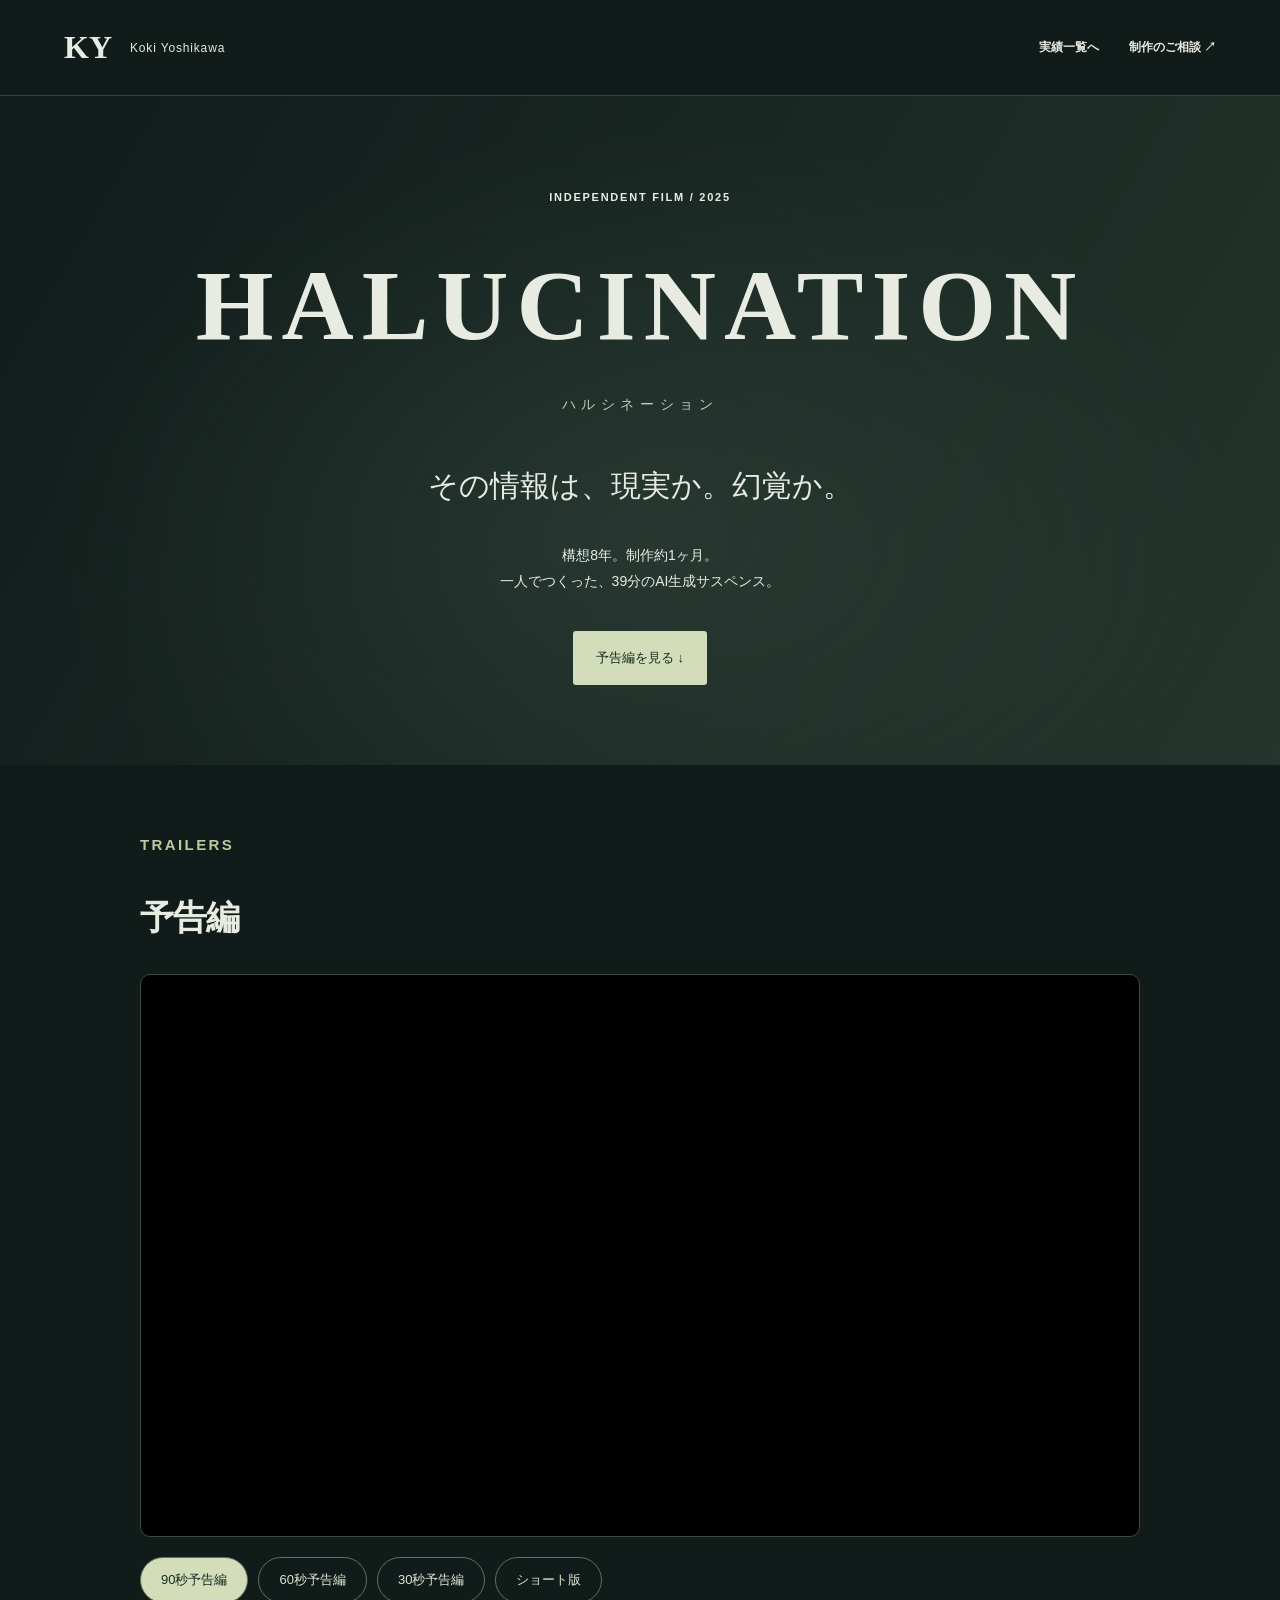
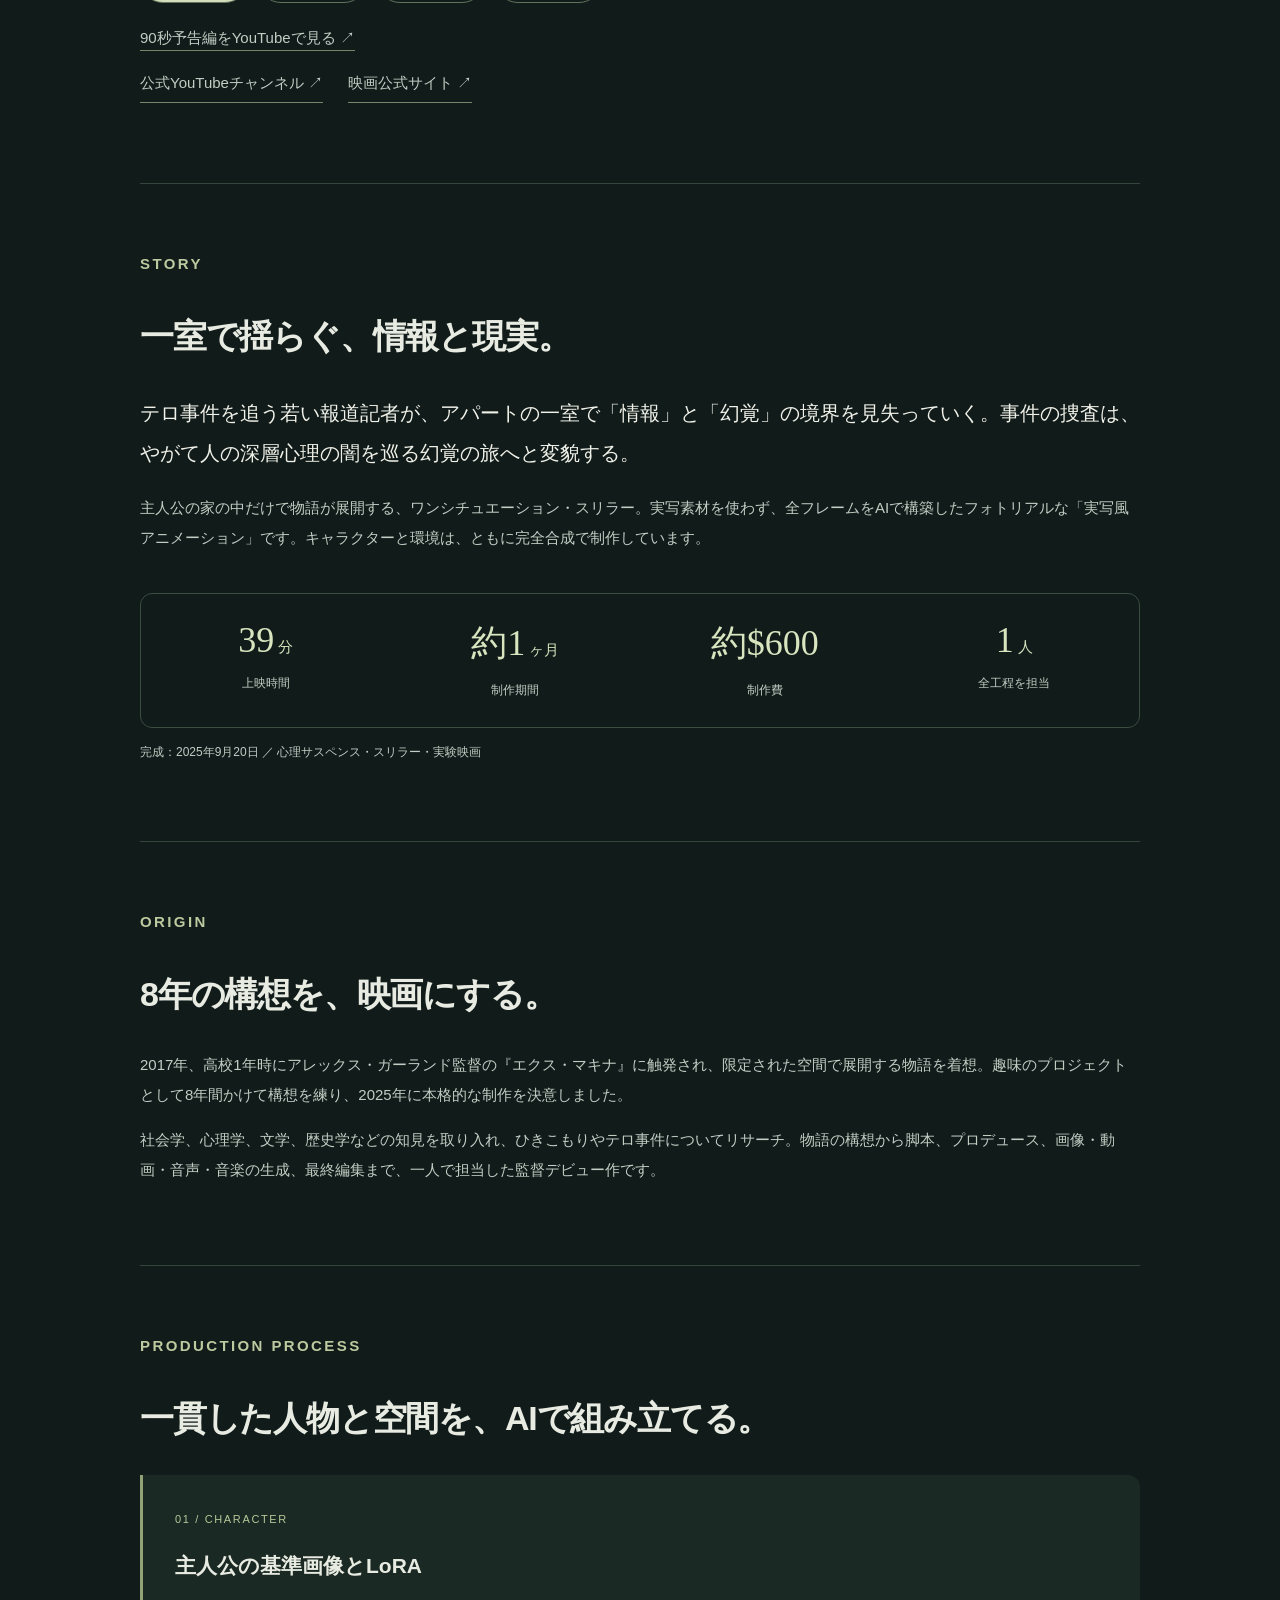
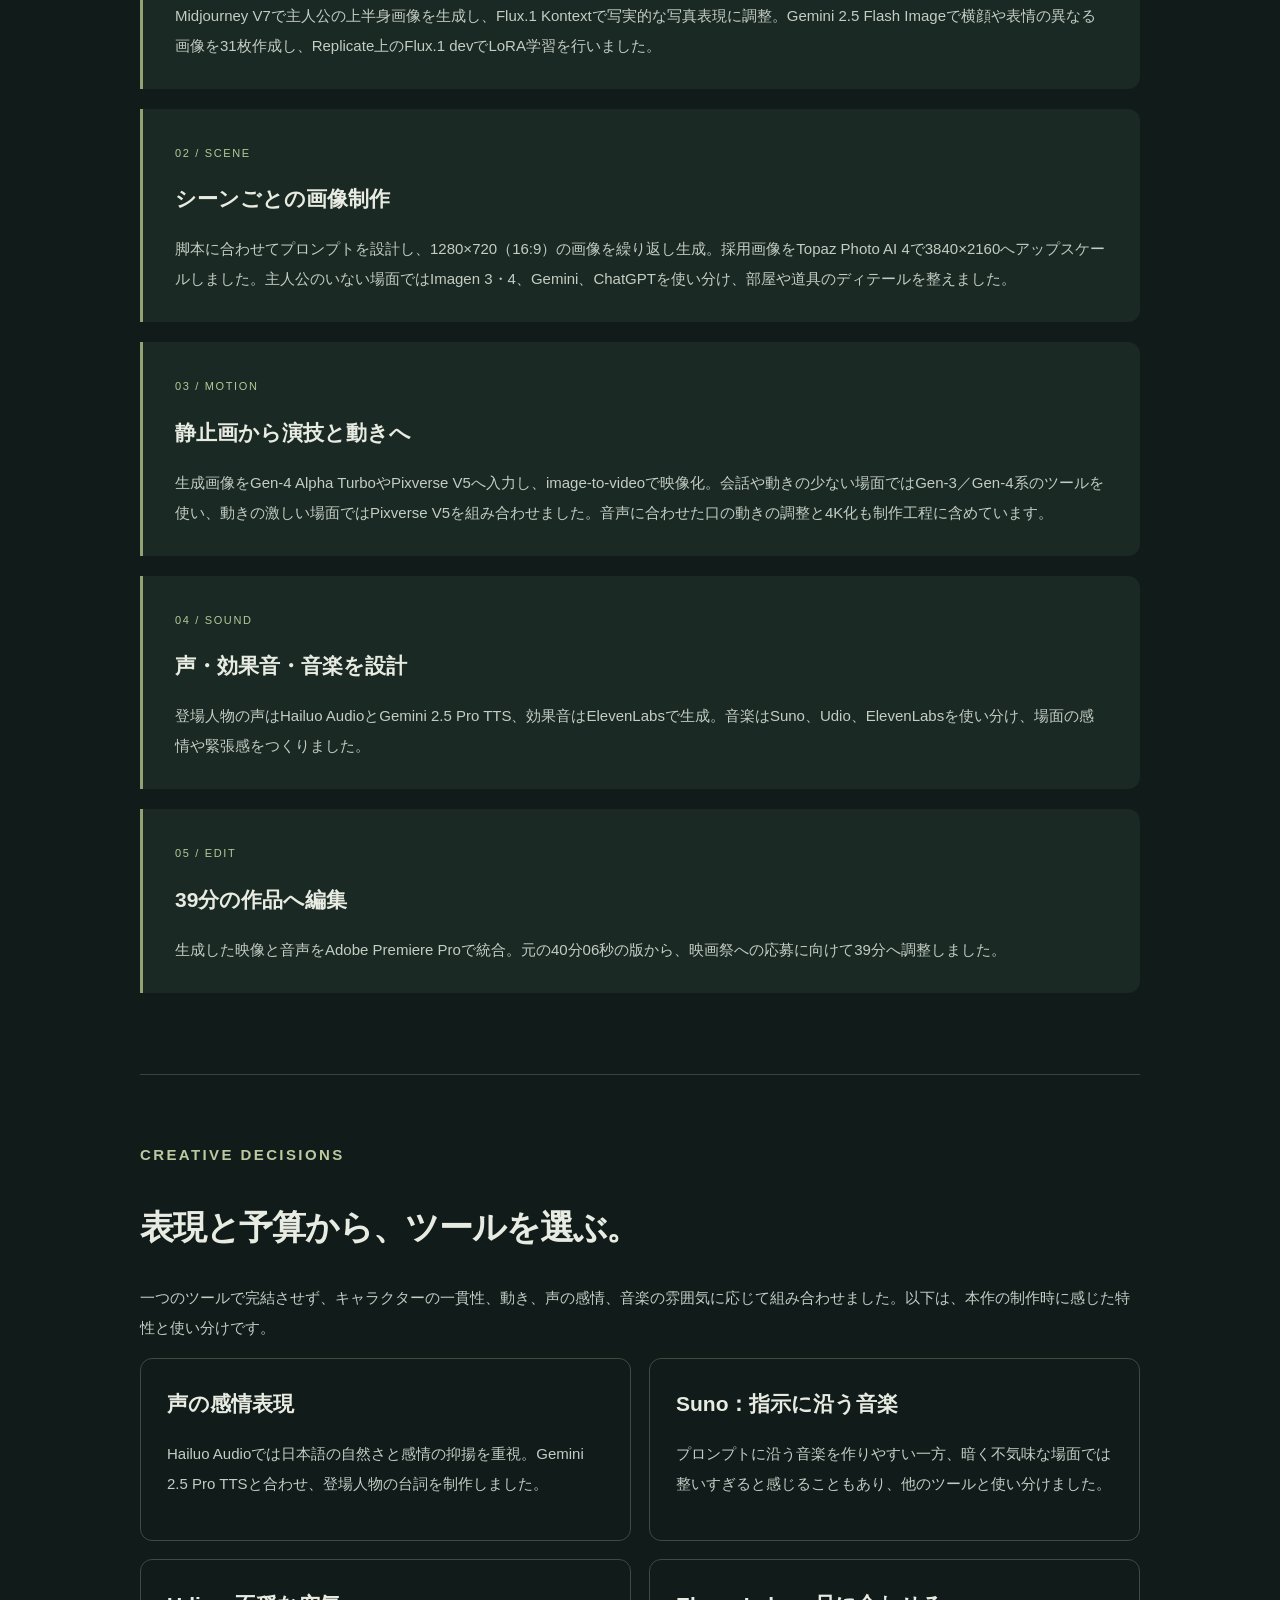
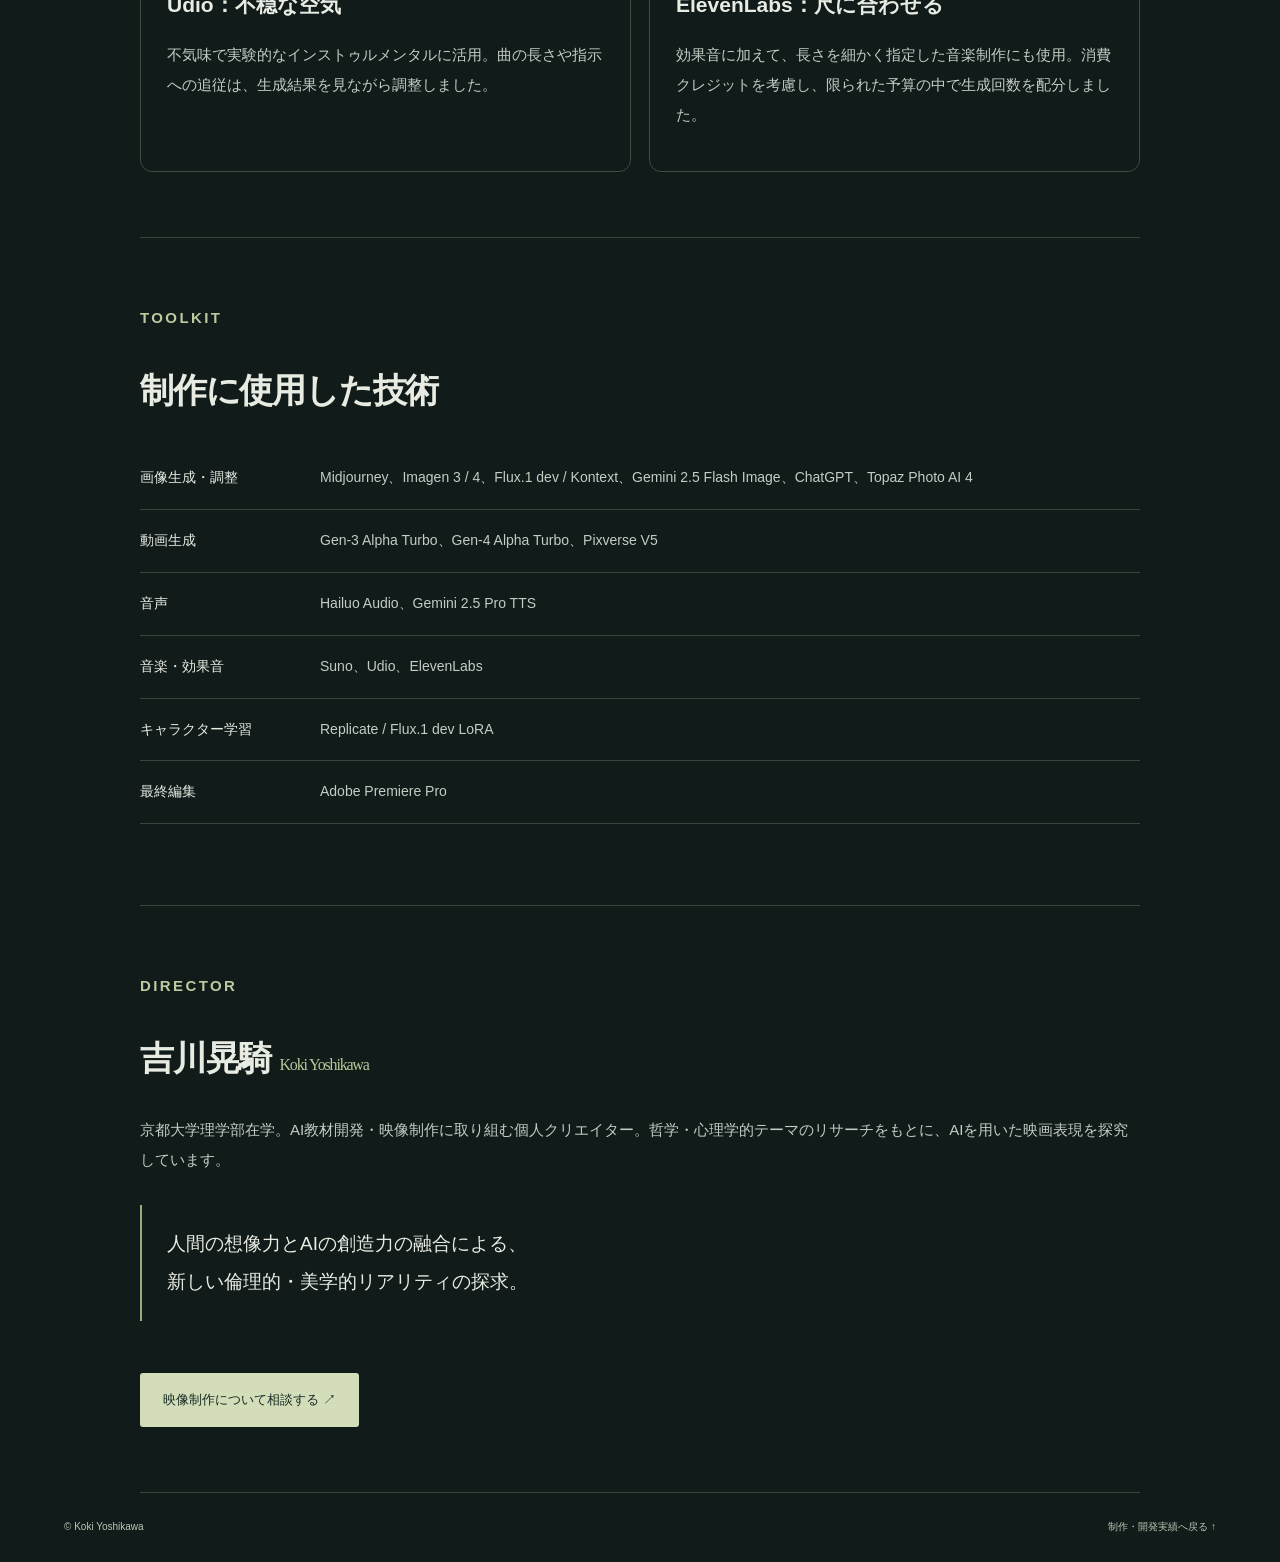
<file: halucination.html>
<!doctype html><html lang="ja"><head><meta charset="utf-8"><meta name="viewport" content="width=device-width,initial-scale=1"><title>HALUCINATION | 吉川晃騎のAI映画制作</title><meta name="description" content="構想8年、制作約1ヶ月、制作費約600ドル。39分のAI生成映画HALUCINATIONの予告編と制作プロセス。"><link rel="stylesheet" href="style.css?v=film1"><script src="film.js" defer></script></head><body class="film-page"><header><a class="brand" href="index.html">KY<span>Koki Yoshikawa</span></a><nav aria-label="メインナビゲーション"><a href="index.html#work">実績一覧へ</a><a href="index.html#contact">制作のご相談 ↗</a></nav></header><main>
<section class="film-hero"><p class="eyebrow">INDEPENDENT FILM / 2025</p><h1>HALUCINATION</h1><p class="film-jp">ハルシネーション</p><p class="film-logline">その情報は、現実か。幻覚か。</p><p>構想8年。制作約1ヶ月。<br>一人でつくった、39分のAI生成サスペンス。</p><a class="button" href="#trailers">予告編を見る ↓</a></section>
<div class="film-content"><section id="trailers"><p class="eyebrow">TRAILERS</p><h2>予告編</h2><div class="trailer-player"><iframe id="trailer-player" src="https://www.youtube-nocookie.com/embed/g3r3_DfQysA" title="HALUCINATION 90秒予告編" allow="accelerometer; clipboard-write; encrypted-media; gyroscope; picture-in-picture; web-share" allowfullscreen referrerpolicy="strict-origin-when-cross-origin"></iframe></div><div class="trailer-options" role="group" aria-label="予告編を選ぶ"><button type="button" data-video="g3r3_DfQysA" data-label="90秒予告編" aria-pressed="true">90秒予告編</button><button type="button" data-video="-Pbgmlf8-_0" data-label="60秒予告編" aria-pressed="false">60秒予告編</button><button type="button" data-video="eUICRrUqrEY" data-label="30秒予告編" aria-pressed="false">30秒予告編</button><button type="button" data-video="6t30QIz-Us8" data-label="ショート予告編" aria-pressed="false">ショート版</button></div><p class="trailer-fallback"><a id="trailer-link" href="https://youtu.be/g3r3_DfQysA" target="_blank" rel="noopener">90秒予告編をYouTubeで見る ↗</a></p><p class="film-links"><a href="https://www.youtube.com/@HALUCINATION_AI" target="_blank" rel="noopener">公式YouTubeチャンネル ↗</a><a href="https://halucination.xyz" target="_blank" rel="noopener">映画公式サイト ↗</a></p><noscript><p><a href="https://youtu.be/-Pbgmlf8-_0">60秒版</a> ／ <a href="https://youtu.be/eUICRrUqrEY">30秒版</a> ／ <a href="https://youtube.com/shorts/6t30QIz-Us8">ショート版</a></p></noscript></section>
<section><p class="eyebrow">STORY</p><h2>一室で揺らぐ、情報と現実。</h2><p class="film-story">テロ事件を追う若い報道記者が、アパートの一室で「情報」と「幻覚」の境界を見失っていく。事件の捜査は、やがて人の深層心理の闇を巡る幻覚の旅へと変貌する。</p><p>主人公の家の中だけで物語が展開する、ワンシチュエーション・スリラー。実写素材を使わず、全フレームをAIで構築したフォトリアルな「実写風アニメーション」です。キャラクターと環境は、ともに完全合成で制作しています。</p><div class="film-facts"><div><strong>39<span>分</span></strong><p>上映時間</p></div><div><strong>約1<span>ヶ月</span></strong><p>制作期間</p></div><div><strong>約$600</strong><p>制作費</p></div><div><strong>1<span>人</span></strong><p>全工程を担当</p></div></div><p class="film-caption">完成：2025年9月20日 ／ 心理サスペンス・スリラー・実験映画</p></section>
<section><p class="eyebrow">ORIGIN</p><h2>8年の構想を、映画にする。</h2><p>2017年、高校1年時にアレックス・ガーランド監督の『エクス・マキナ』に触発され、限定された空間で展開する物語を着想。趣味のプロジェクトとして8年間かけて構想を練り、2025年に本格的な制作を決意しました。</p><p>社会学、心理学、文学、歴史学などの知見を取り入れ、ひきこもりやテロ事件についてリサーチ。物語の構想から脚本、プロデュース、画像・動画・音声・音楽の生成、最終編集まで、一人で担当した監督デビュー作です。</p></section>
<section><p class="eyebrow">PRODUCTION PROCESS</p><h2>一貫した人物と空間を、AIで組み立てる。</h2><ol class="film-process"><li><span>01 / CHARACTER</span><h3>主人公の基準画像とLoRA</h3><p>Midjourney V7で主人公の上半身画像を生成し、Flux.1 Kontextで写実的な写真表現に調整。Gemini 2.5 Flash Imageで横顔や表情の異なる画像を31枚作成し、Replicate上のFlux.1 devでLoRA学習を行いました。</p></li><li><span>02 / SCENE</span><h3>シーンごとの画像制作</h3><p>脚本に合わせてプロンプトを設計し、1280×720（16:9）の画像を繰り返し生成。採用画像をTopaz Photo AI 4で3840×2160へアップスケールしました。主人公のいない場面ではImagen 3・4、Gemini、ChatGPTを使い分け、部屋や道具のディテールを整えました。</p></li><li><span>03 / MOTION</span><h3>静止画から演技と動きへ</h3><p>生成画像をGen-4 Alpha TurboやPixverse V5へ入力し、image-to-videoで映像化。会話や動きの少ない場面ではGen-3／Gen-4系のツールを使い、動きの激しい場面ではPixverse V5を組み合わせました。音声に合わせた口の動きの調整と4K化も制作工程に含めています。</p></li><li><span>04 / SOUND</span><h3>声・効果音・音楽を設計</h3><p>登場人物の声はHailuo AudioとGemini 2.5 Pro TTS、効果音はElevenLabsで生成。音楽はSuno、Udio、ElevenLabsを使い分け、場面の感情や緊張感をつくりました。</p></li><li><span>05 / EDIT</span><h3>39分の作品へ編集</h3><p>生成した映像と音声をAdobe Premiere Proで統合。元の40分06秒の版から、映画祭への応募に向けて39分へ調整しました。</p></li></ol></section>
<section><p class="eyebrow">CREATIVE DECISIONS</p><h2>表現と予算から、ツールを選ぶ。</h2><p>一つのツールで完結させず、キャラクターの一貫性、動き、声の感情、音楽の雰囲気に応じて組み合わせました。以下は、本作の制作時に感じた特性と使い分けです。</p><div class="film-decisions"><article><h3>声の感情表現</h3><p>Hailuo Audioでは日本語の自然さと感情の抑揚を重視。Gemini 2.5 Pro TTSと合わせ、登場人物の台詞を制作しました。</p></article><article><h3>Suno：指示に沿う音楽</h3><p>プロンプトに沿う音楽を作りやすい一方、暗く不気味な場面では整いすぎると感じることもあり、他のツールと使い分けました。</p></article><article><h3>Udio：不穏な空気</h3><p>不気味で実験的なインストゥルメンタルに活用。曲の長さや指示への追従は、生成結果を見ながら調整しました。</p></article><article><h3>ElevenLabs：尺に合わせる</h3><p>効果音に加えて、長さを細かく指定した音楽制作にも使用。消費クレジットを考慮し、限られた予算の中で生成回数を配分しました。</p></article></div></section>
<section><p class="eyebrow">TOOLKIT</p><h2>制作に使用した技術</h2><dl class="film-tools"><dt>画像生成・調整</dt><dd>Midjourney、Imagen 3 / 4、Flux.1 dev / Kontext、Gemini 2.5 Flash Image、ChatGPT、Topaz Photo AI 4</dd><dt>動画生成</dt><dd>Gen-3 Alpha Turbo、Gen-4 Alpha Turbo、Pixverse V5</dd><dt>音声</dt><dd>Hailuo Audio、Gemini 2.5 Pro TTS</dd><dt>音楽・効果音</dt><dd>Suno、Udio、ElevenLabs</dd><dt>キャラクター学習</dt><dd>Replicate / Flux.1 dev LoRA</dd><dt>最終編集</dt><dd>Adobe Premiere Pro</dd></dl></section>
<section><p class="eyebrow">DIRECTOR</p><h2>吉川晃騎 <span class="film-director-en">Koki Yoshikawa</span></h2><p>京都大学理学部在学。AI教材開発・映像制作に取り組む個人クリエイター。哲学・心理学的テーマのリサーチをもとに、AIを用いた映画表現を探究しています。</p><blockquote>人間の想像力とAIの創造力の融合による、<br>新しい倫理的・美学的リアリティの探求。</blockquote><a class="button" href="index.html#contact">映像制作について相談する ↗</a></section></div></main><footer><span>© Koki Yoshikawa</span><a href="index.html#work">制作・開発実績へ戻る ↑</a></footer></body></html>
</file>
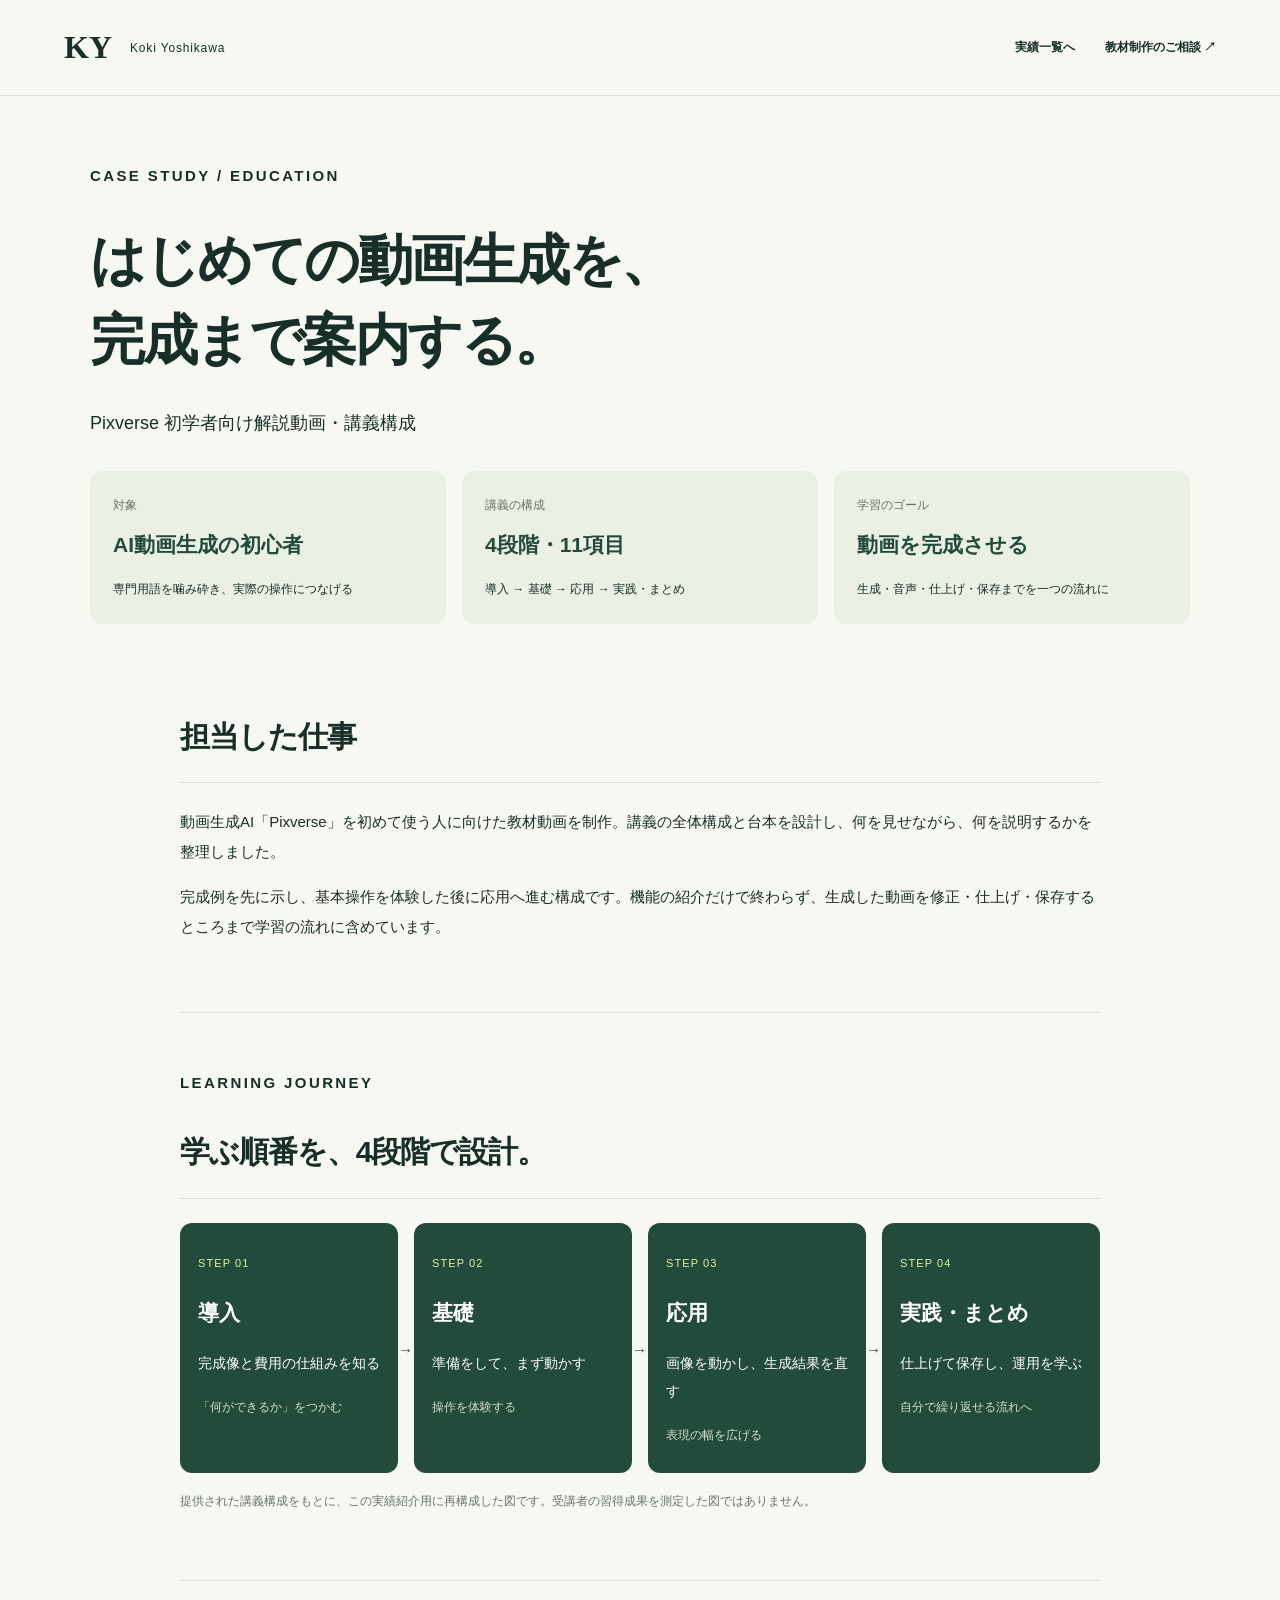
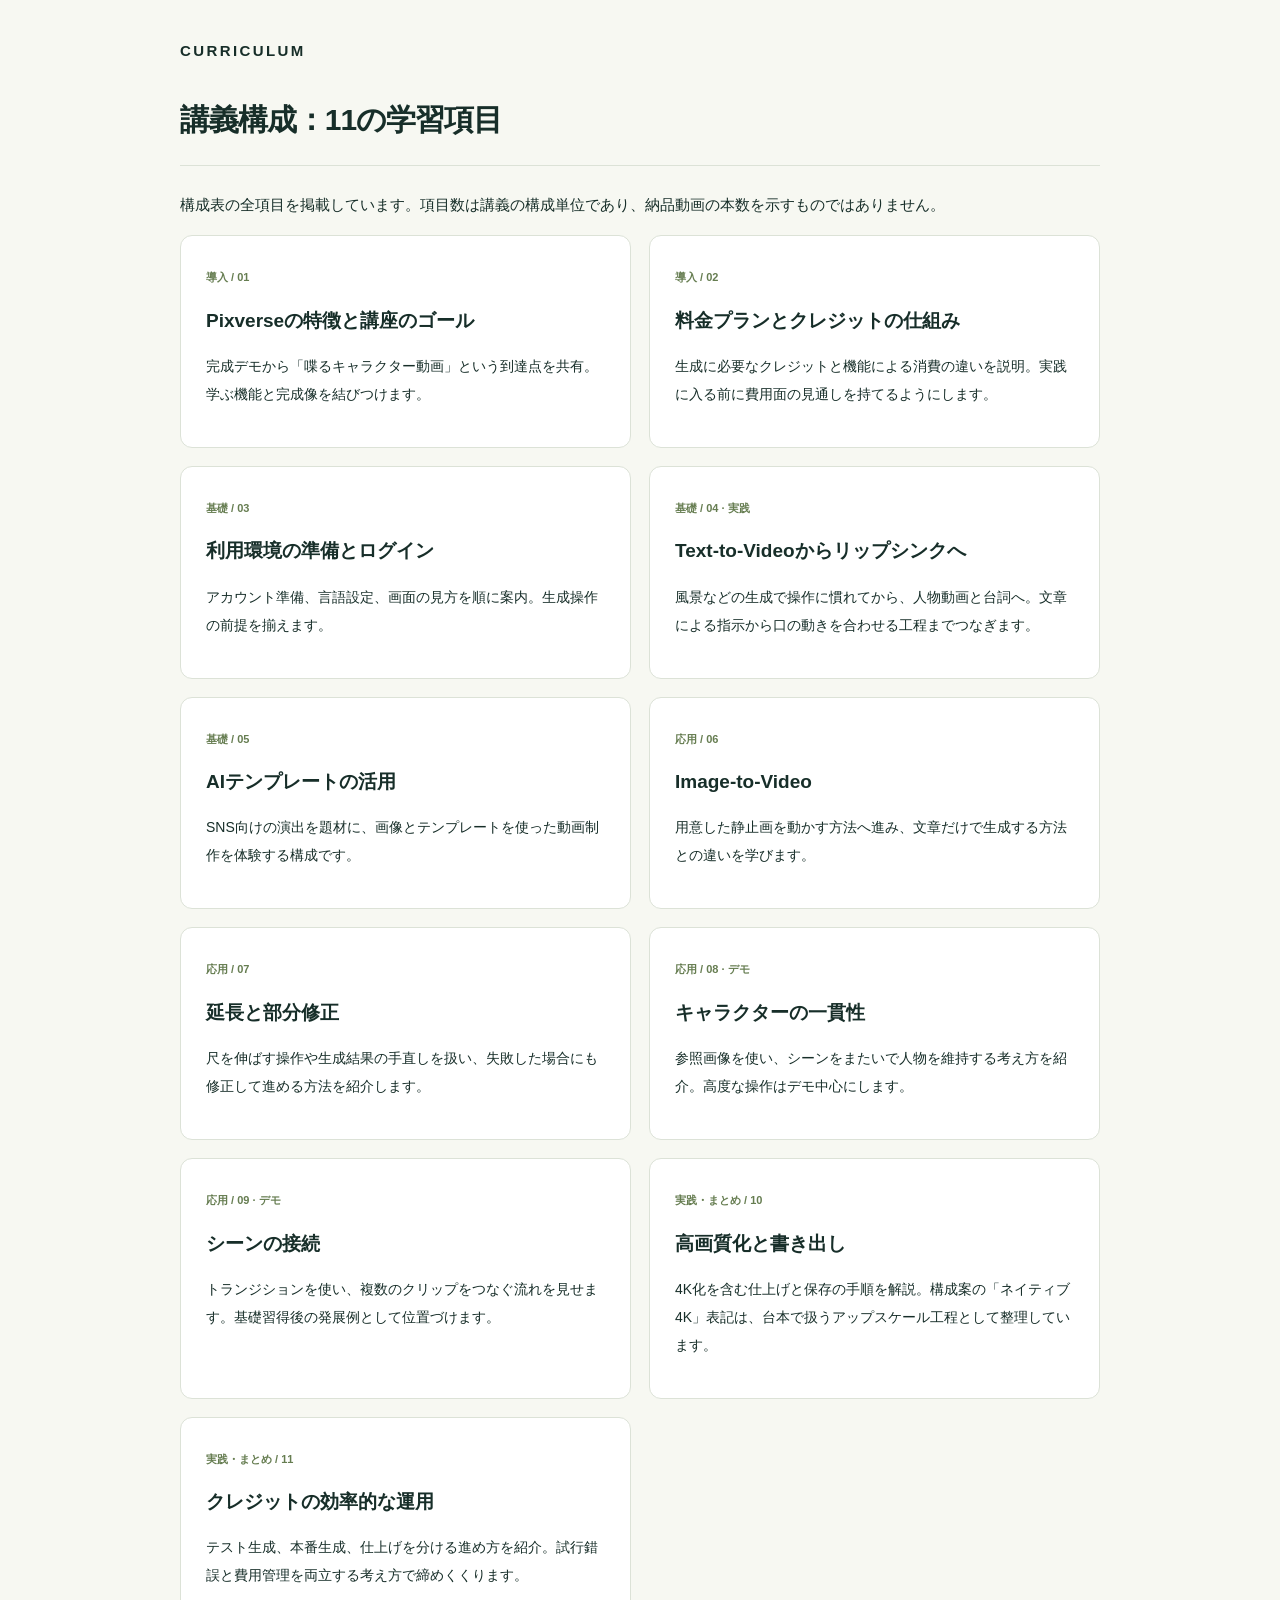
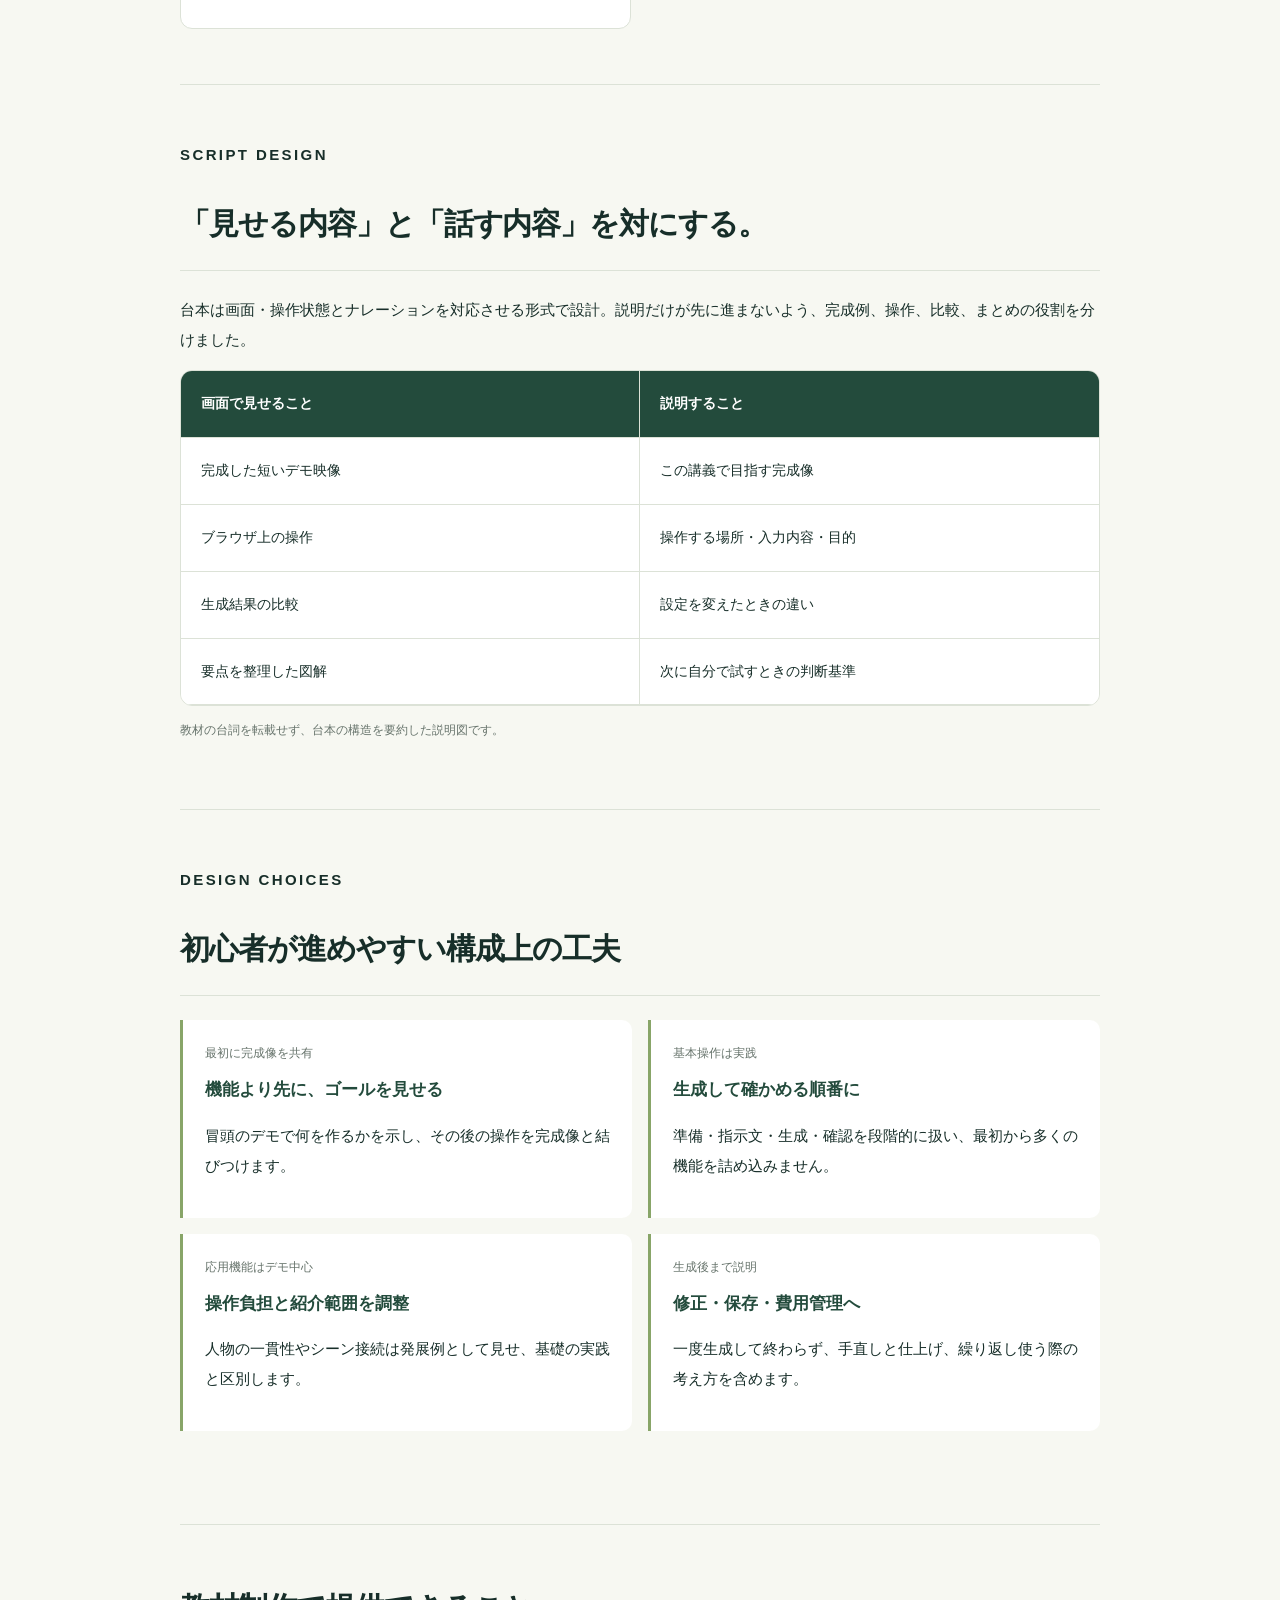
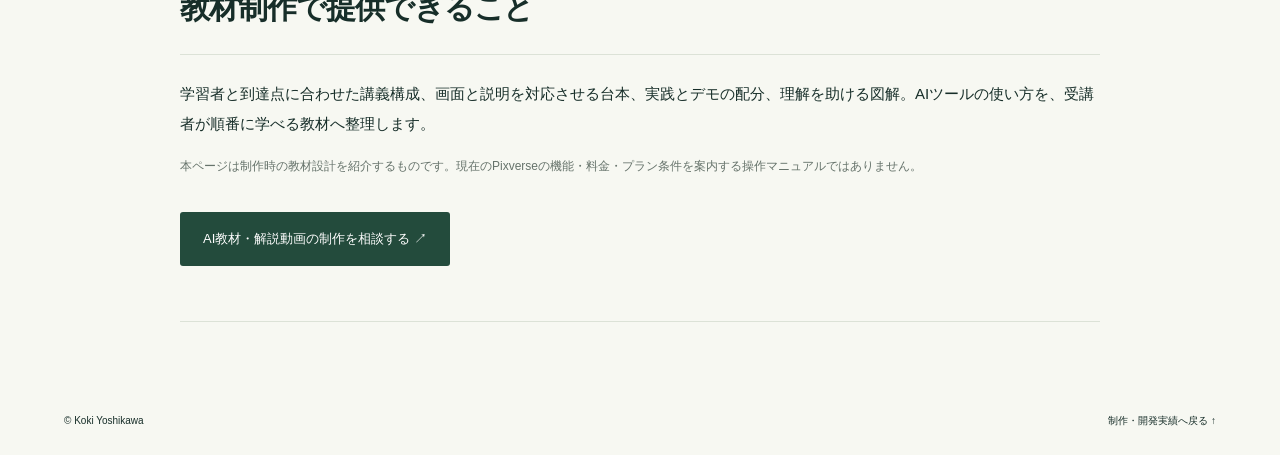
<file: pixverse.html>
<!doctype html><html lang="ja"><head><meta charset="utf-8"><meta name="viewport" content="width=device-width,initial-scale=1"><title>Pixverse 初学者向け講義制作 | 吉川晃騎</title><meta name="description" content="初めての動画生成から完成動画の書き出しまで。Pixverse講義の4段階・11項目の構成と台本設計を紹介。"><link rel="stylesheet" href="style.css?v=pix1"></head><body><header><a class="brand" href="index.html">KY<span>Koki Yoshikawa</span></a><nav aria-label="メインナビゲーション"><a href="index.html#work">実績一覧へ</a><a href="index.html#contact">教材制作のご相談 ↗</a></nav></header><main class="case-study pixverse-case"><p class="eyebrow">CASE STUDY / EDUCATION</p><h1>はじめての動画生成を、<br>完成まで案内する。</h1><p class="case-lead">Pixverse 初学者向け解説動画・講義構成</p><div class="case-highlights"><div><span>対象</span><strong>AI動画生成の初心者</strong><p>専門用語を噛み砕き、実際の操作につなげる</p></div><div><span>講義の構成</span><strong>4段階・11項目</strong><p>導入 → 基礎 → 応用 → 実践・まとめ</p></div><div><span>学習のゴール</span><strong>動画を完成させる</strong><p>生成・音声・仕上げ・保存までを一つの流れに</p></div></div>
<section><h2>担当した仕事</h2><p>動画生成AI「Pixverse」を初めて使う人に向けた教材動画を制作。講義の全体構成と台本を設計し、何を見せながら、何を説明するかを整理しました。</p><p>完成例を先に示し、基本操作を体験した後に応用へ進む構成です。機能の紹介だけで終わらず、生成した動画を修正・仕上げ・保存するところまで学習の流れに含めています。</p></section>
<section><p class="eyebrow">LEARNING JOURNEY</p><h2>学ぶ順番を、4段階で設計。</h2><ol class="learning-journey"><li><span>STEP 01</span><h3>導入</h3><p>完成像と費用の仕組みを知る</p><small>「何ができるか」をつかむ</small></li><li><span>STEP 02</span><h3>基礎</h3><p>準備をして、まず動かす</p><small>操作を体験する</small></li><li><span>STEP 03</span><h3>応用</h3><p>画像を動かし、生成結果を直す</p><small>表現の幅を広げる</small></li><li><span>STEP 04</span><h3>実践・まとめ</h3><p>仕上げて保存し、運用を学ぶ</p><small>自分で繰り返せる流れへ</small></li></ol><p class="case-note">提供された講義構成をもとに、この実績紹介用に再構成した図です。受講者の習得成果を測定した図ではありません。</p></section>
<section><p class="eyebrow">CURRICULUM</p><h2>講義構成：11の学習項目</h2><p>構成表の全項目を掲載しています。項目数は講義の構成単位であり、納品動画の本数を示すものではありません。</p><div class="curriculum-grid">
<article><span>導入 / 01</span><h3>Pixverseの特徴と講座のゴール</h3><p>完成デモから「喋るキャラクター動画」という到達点を共有。学ぶ機能と完成像を結びつけます。</p></article><article><span>導入 / 02</span><h3>料金プランとクレジットの仕組み</h3><p>生成に必要なクレジットと機能による消費の違いを説明。実践に入る前に費用面の見通しを持てるようにします。</p></article>
<article><span>基礎 / 03</span><h3>利用環境の準備とログイン</h3><p>アカウント準備、言語設定、画面の見方を順に案内。生成操作の前提を揃えます。</p></article><article><span>基礎 / 04 · 実践</span><h3>Text-to-Videoからリップシンクへ</h3><p>風景などの生成で操作に慣れてから、人物動画と台詞へ。文章による指示から口の動きを合わせる工程までつなぎます。</p></article><article><span>基礎 / 05</span><h3>AIテンプレートの活用</h3><p>SNS向けの演出を題材に、画像とテンプレートを使った動画制作を体験する構成です。</p></article>
<article><span>応用 / 06</span><h3>Image-to-Video</h3><p>用意した静止画を動かす方法へ進み、文章だけで生成する方法との違いを学びます。</p></article><article><span>応用 / 07</span><h3>延長と部分修正</h3><p>尺を伸ばす操作や生成結果の手直しを扱い、失敗した場合にも修正して進める方法を紹介します。</p></article><article><span>応用 / 08 · デモ</span><h3>キャラクターの一貫性</h3><p>参照画像を使い、シーンをまたいで人物を維持する考え方を紹介。高度な操作はデモ中心にします。</p></article><article><span>応用 / 09 · デモ</span><h3>シーンの接続</h3><p>トランジションを使い、複数のクリップをつなぐ流れを見せます。基礎習得後の発展例として位置づけます。</p></article>
<article><span>実践・まとめ / 10</span><h3>高画質化と書き出し</h3><p>4K化を含む仕上げと保存の手順を解説。構成案の「ネイティブ4K」表記は、台本で扱うアップスケール工程として整理しています。</p></article><article><span>実践・まとめ / 11</span><h3>クレジットの効率的な運用</h3><p>テスト生成、本番生成、仕上げを分ける進め方を紹介。試行錯誤と費用管理を両立する考え方で締めくくります。</p></article></div></section>
<section><p class="eyebrow">SCRIPT DESIGN</p><h2>「見せる内容」と「話す内容」を対にする。</h2><p>台本は画面・操作状態とナレーションを対応させる形式で設計。説明だけが先に進まないよう、完成例、操作、比較、まとめの役割を分けました。</p><div class="script-map"><div class="script-head">画面で見せること</div><div class="script-head">説明すること</div><div>完成した短いデモ映像</div><div>この講義で目指す完成像</div><div>ブラウザ上の操作</div><div>操作する場所・入力内容・目的</div><div>生成結果の比較</div><div>設定を変えたときの違い</div><div>要点を整理した図解</div><div>次に自分で試すときの判断基準</div></div><p class="case-note">教材の台詞を転載せず、台本の構造を要約した説明図です。</p></section>
<section><p class="eyebrow">DESIGN CHOICES</p><h2>初心者が進めやすい構成上の工夫</h2><div class="resolution-grid"><div><span>最初に完成像を共有</span><strong>機能より先に、ゴールを見せる</strong><p>冒頭のデモで何を作るかを示し、その後の操作を完成像と結びつけます。</p></div><div><span>基本操作は実践</span><strong>生成して確かめる順番に</strong><p>準備・指示文・生成・確認を段階的に扱い、最初から多くの機能を詰め込みません。</p></div><div><span>応用機能はデモ中心</span><strong>操作負担と紹介範囲を調整</strong><p>人物の一貫性やシーン接続は発展例として見せ、基礎の実践と区別します。</p></div><div><span>生成後まで説明</span><strong>修正・保存・費用管理へ</strong><p>一度生成して終わらず、手直しと仕上げ、繰り返し使う際の考え方を含めます。</p></div></div></section>
<section><h2>教材制作で提供できること</h2><p>学習者と到達点に合わせた講義構成、画面と説明を対応させる台本、実践とデモの配分、理解を助ける図解。AIツールの使い方を、受講者が順番に学べる教材へ整理します。</p><p class="case-note">本ページは制作時の教材設計を紹介するものです。現在のPixverseの機能・料金・プラン条件を案内する操作マニュアルではありません。</p><a class="button" href="index.html#contact">AI教材・解説動画の制作を相談する ↗</a></section></main><footer><span>© Koki Yoshikawa</span><a href="index.html#work">制作・開発実績へ戻る ↑</a></footer></body></html>
</file>
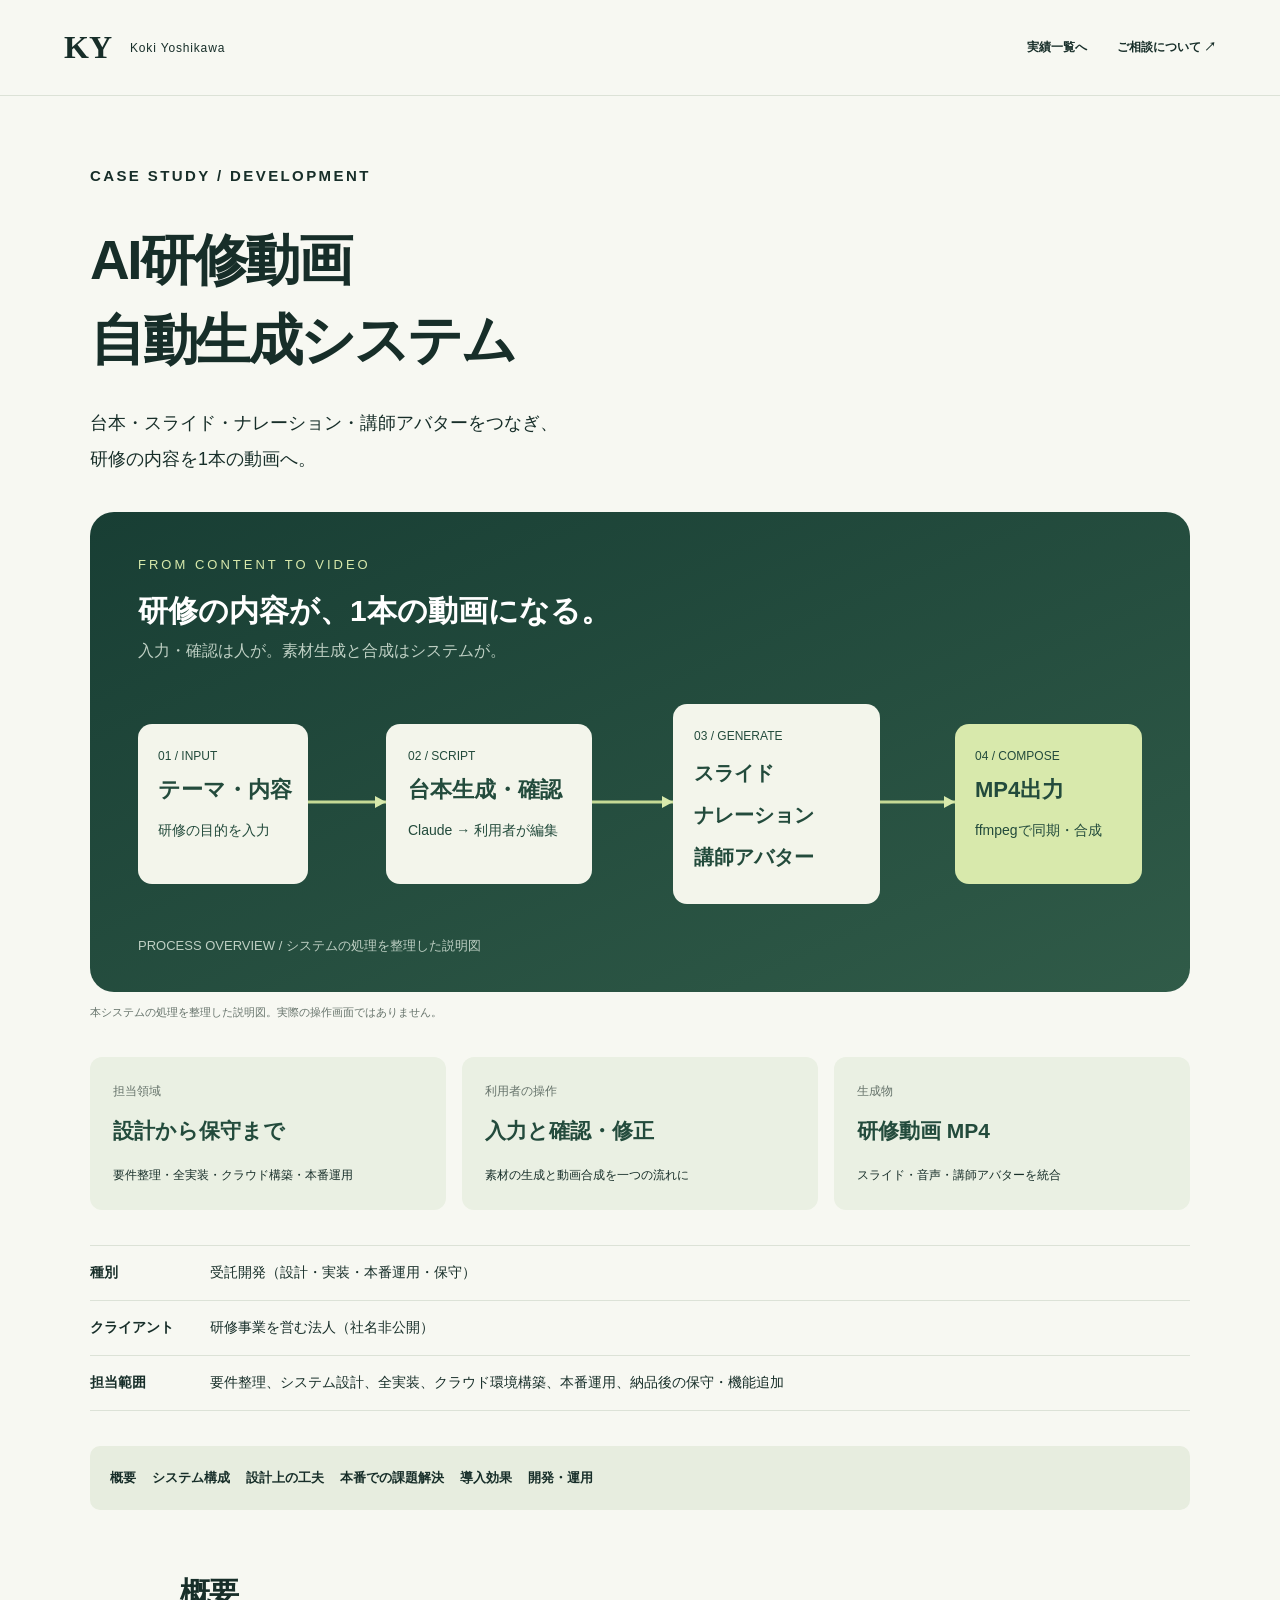
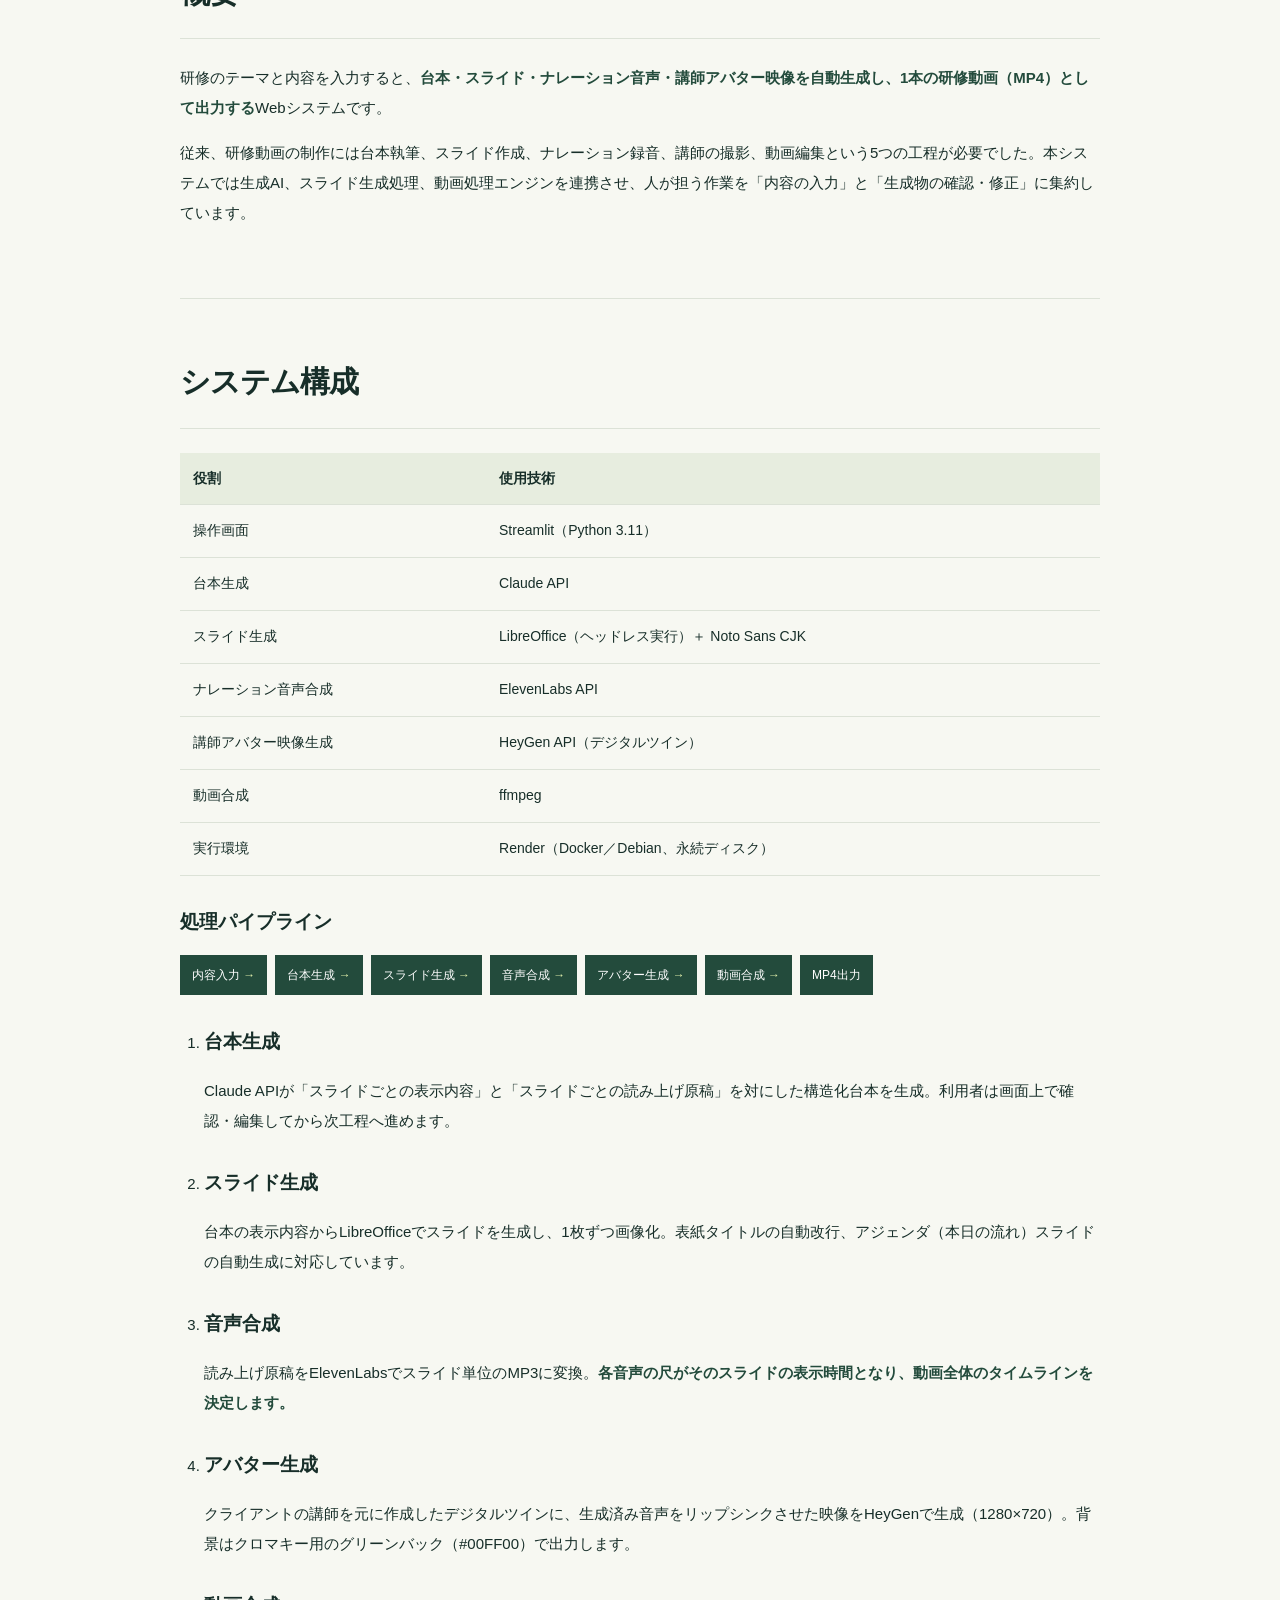
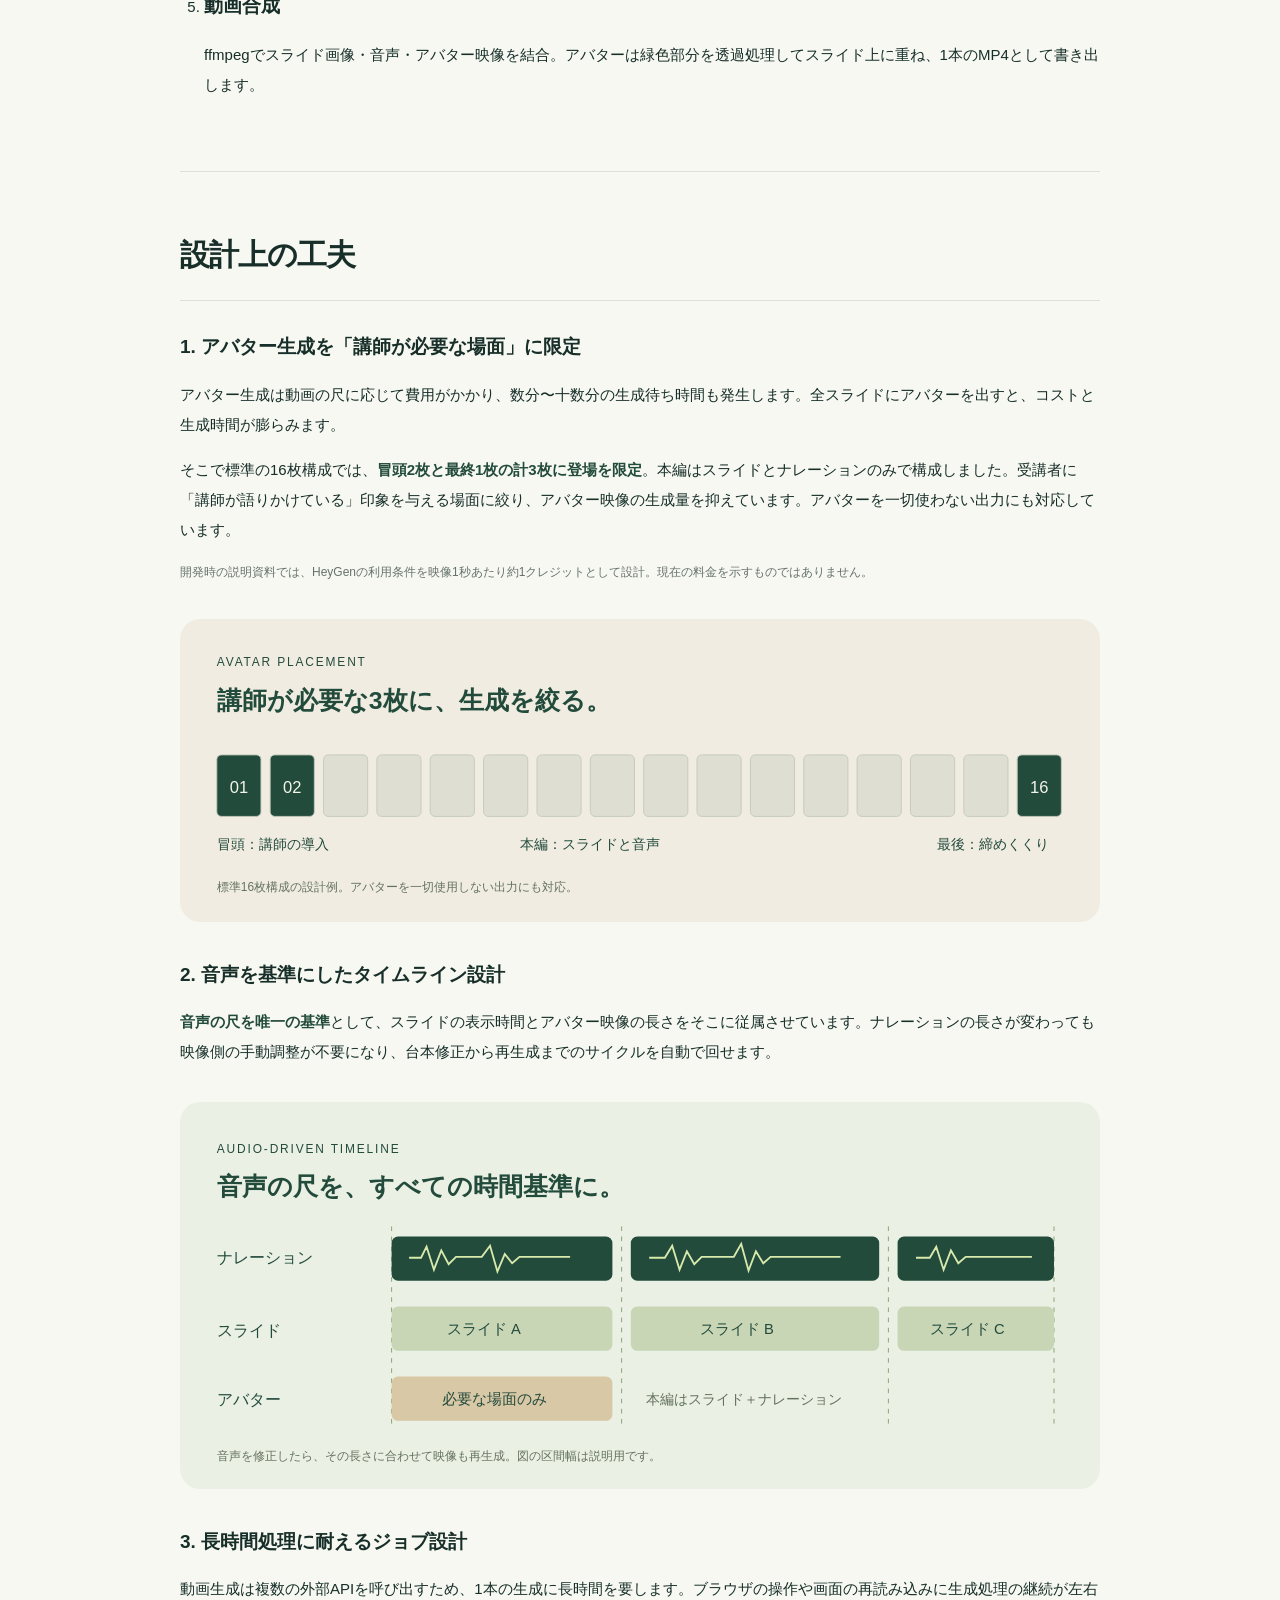
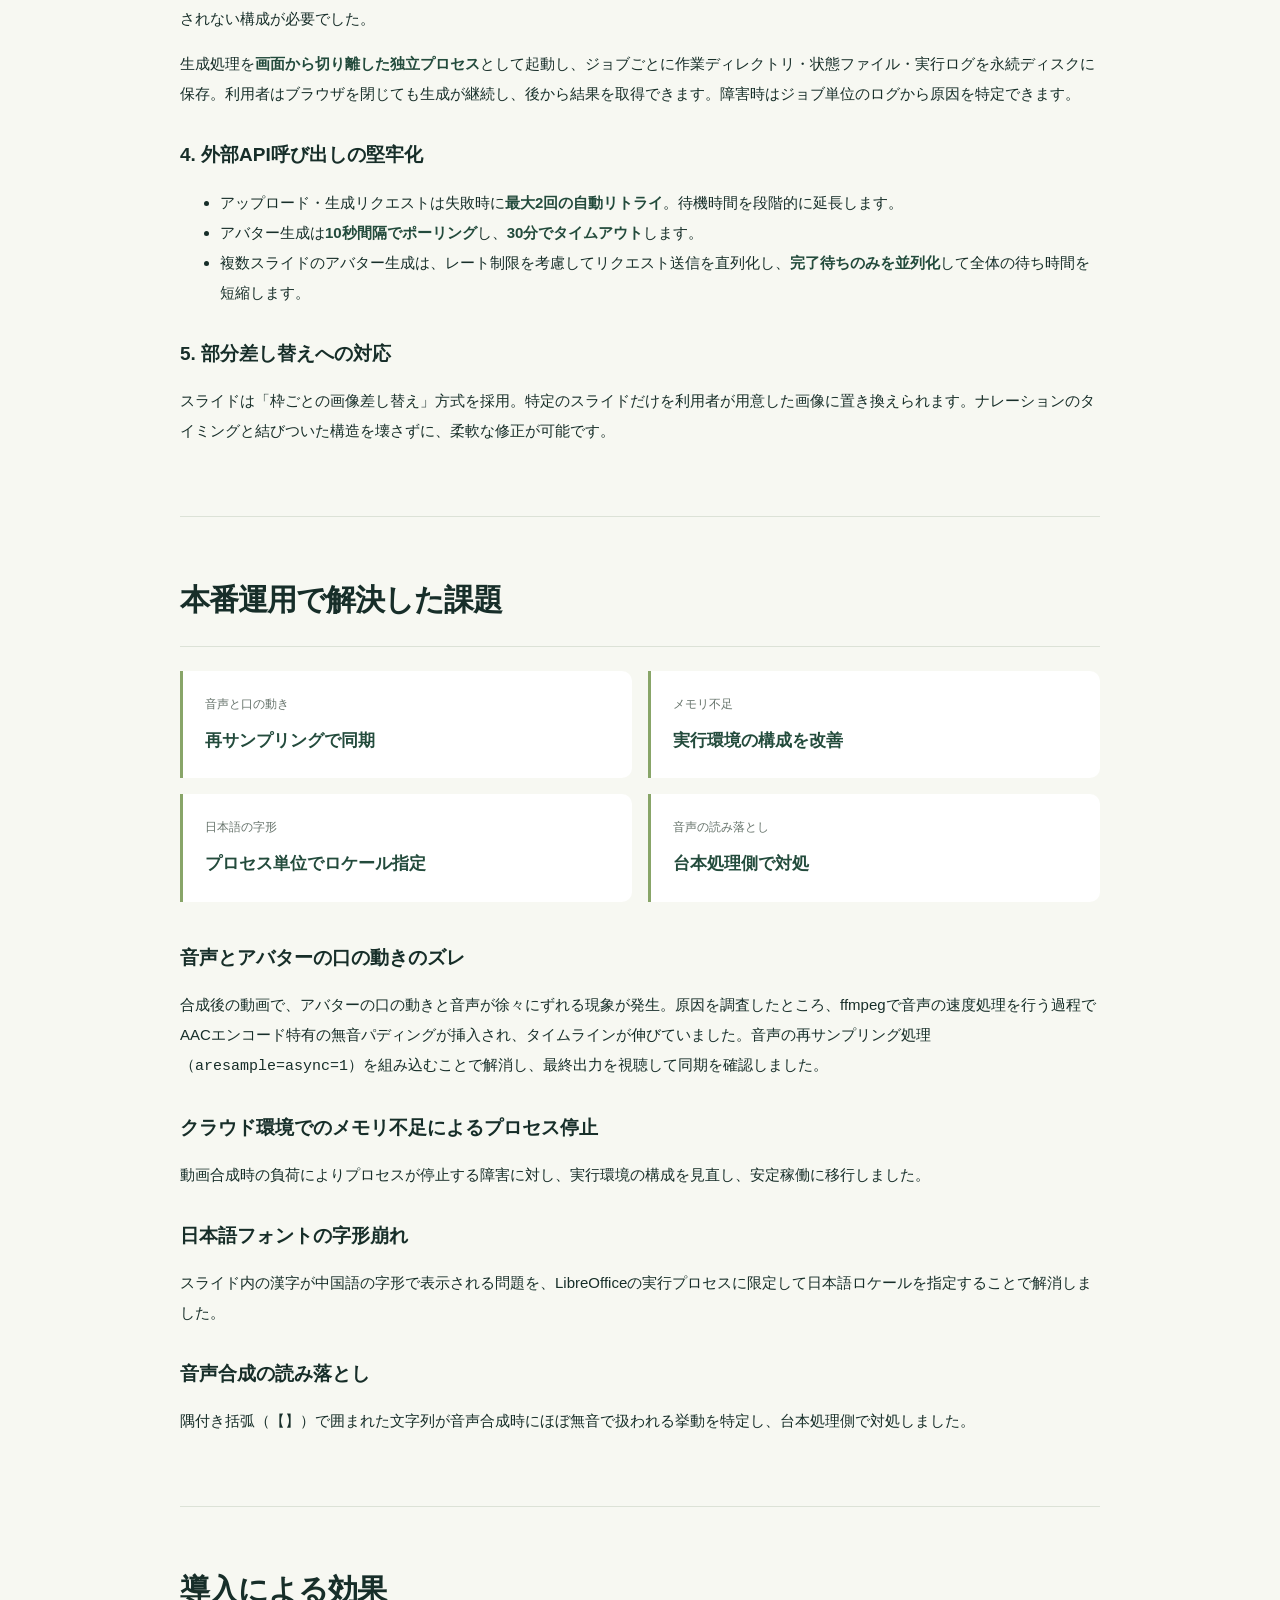
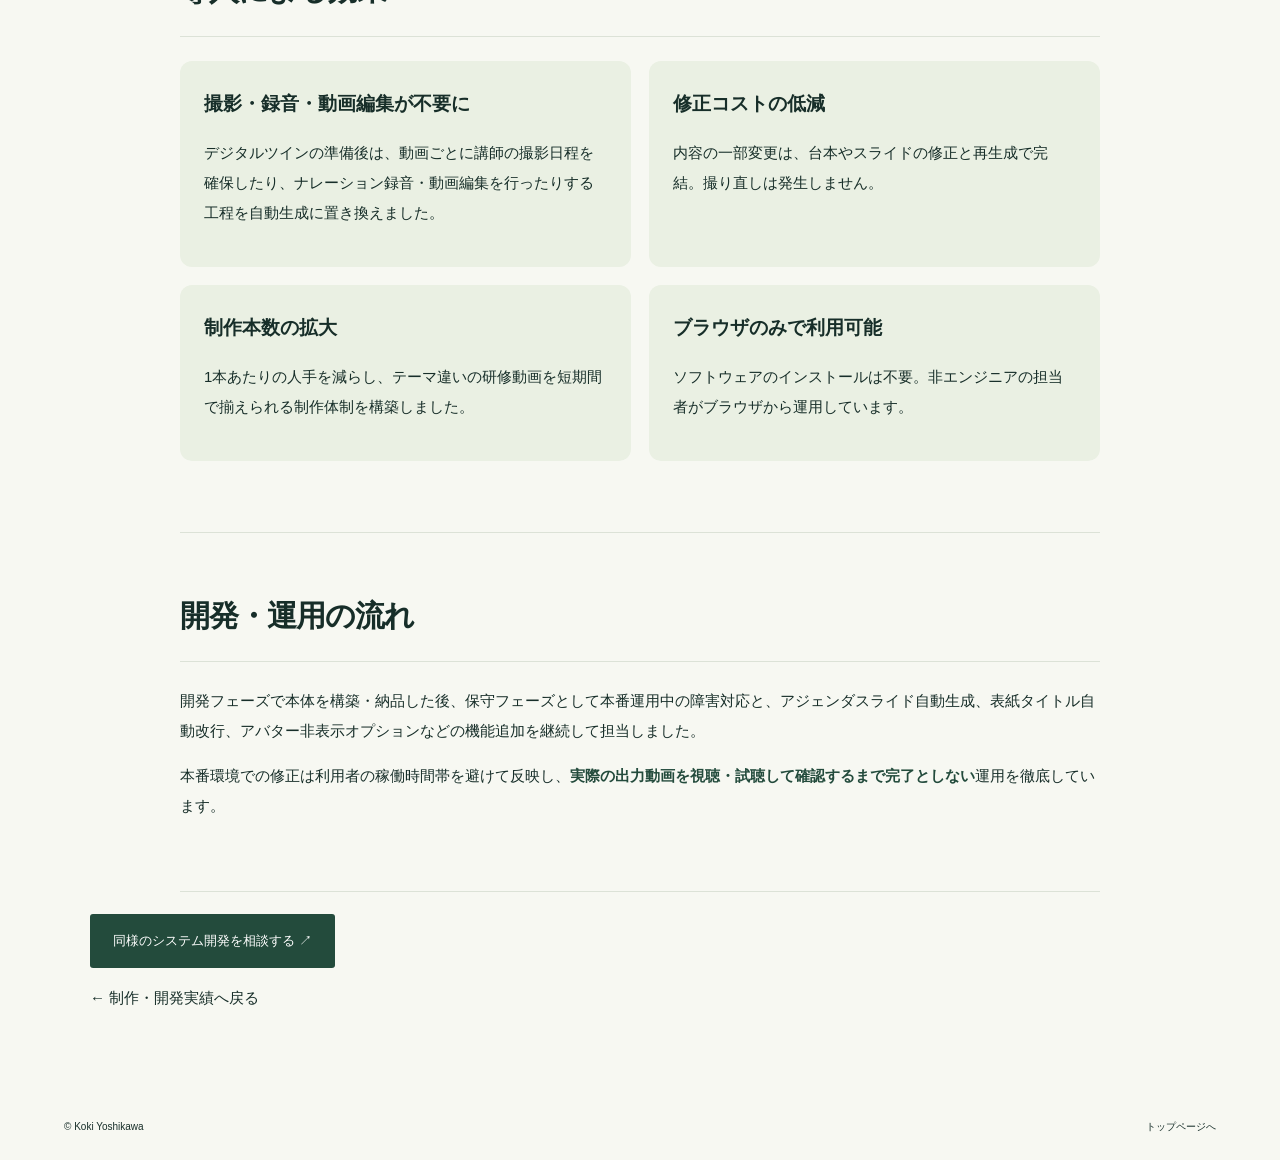
<file: training.html>
<!doctype html><html lang="ja"><head><meta charset="utf-8"><meta name="viewport" content="width=device-width,initial-scale=1"><title>AI研修動画 自動生成システム | 吉川晃騎</title><meta name="description" content="台本・スライド・音声・講師アバターからMP4出力まで。研修動画自動生成システムの設計・実装・本番運用・保守の開発事例。"><link rel="stylesheet" href="style.css?v=983ad03"></head><body>
<header><a class="brand" href="index.html">KY<span>Koki Yoshikawa</span></a><nav aria-label="メインナビゲーション"><a href="index.html#work">実績一覧へ</a><a href="index.html#contact">ご相談について ↗</a></nav></header>
<main class="case-study"><p class="eyebrow">CASE STUDY / DEVELOPMENT</p><h1>AI研修動画<br>自動生成システム</h1><p class="case-lead">台本・スライド・ナレーション・講師アバターをつなぎ、<br>研修の内容を1本の動画へ。</p>
<figure class="case-visual"><img src="training-flow.svg" alt="内容入力、台本の生成と確認、スライド・音声・アバター生成、MP4出力の流れ" width="1100" height="480"><figcaption>本システムの処理を整理した説明図。実際の操作画面ではありません。</figcaption></figure><div class="case-highlights"><div><span>担当領域</span><strong>設計から保守まで</strong><p>要件整理・全実装・クラウド構築・本番運用</p></div><div><span>利用者の操作</span><strong>入力と確認・修正</strong><p>素材の生成と動画合成を一つの流れに</p></div><div><span>生成物</span><strong>研修動画 MP4</strong><p>スライド・音声・講師アバターを統合</p></div></div><dl class="case-meta"><dt>種別</dt><dd>受託開発（設計・実装・本番運用・保守）</dd><dt>クライアント</dt><dd>研修事業を営む法人（社名非公開）</dd><dt>担当範囲</dt><dd>要件整理、システム設計、全実装、クラウド環境構築、本番運用、納品後の保守・機能追加</dd></dl>
<nav class="case-toc" aria-label="事例の目次"><a href="#overview">概要</a><a href="#architecture">システム構成</a><a href="#design">設計上の工夫</a><a href="#operation">本番での課題解決</a><a href="#impact">導入効果</a><a href="#delivery">開発・運用</a></nav>
<section id="overview"><h2>概要</h2><p>研修のテーマと内容を入力すると、<strong>台本・スライド・ナレーション音声・講師アバター映像を自動生成し、1本の研修動画（MP4）として出力する</strong>Webシステムです。</p><p>従来、研修動画の制作には台本執筆、スライド作成、ナレーション録音、講師の撮影、動画編集という5つの工程が必要でした。本システムでは生成AI、スライド生成処理、動画処理エンジンを連携させ、人が担う作業を「内容の入力」と「生成物の確認・修正」に集約しています。</p></section>
<section id="architecture"><h2>システム構成</h2><div class="table-wrap"><table><thead><tr><th>役割</th><th>使用技術</th></tr></thead><tbody><tr><td>操作画面</td><td>Streamlit（Python 3.11）</td></tr><tr><td>台本生成</td><td>Claude API</td></tr><tr><td>スライド生成</td><td>LibreOffice（ヘッドレス実行）＋ Noto Sans CJK</td></tr><tr><td>ナレーション音声合成</td><td>ElevenLabs API</td></tr><tr><td>講師アバター映像生成</td><td>HeyGen API（デジタルツイン）</td></tr><tr><td>動画合成</td><td>ffmpeg</td></tr><tr><td>実行環境</td><td>Render（Docker／Debian、永続ディスク）</td></tr></tbody></table></div><h3>処理パイプライン</h3><ol class="pipeline"><li>内容入力</li><li>台本生成</li><li>スライド生成</li><li>音声合成</li><li>アバター生成</li><li>動画合成</li><li>MP4出力</li></ol>
<ol class="case-steps"><li><h3>台本生成</h3><p>Claude APIが「スライドごとの表示内容」と「スライドごとの読み上げ原稿」を対にした構造化台本を生成。利用者は画面上で確認・編集してから次工程へ進めます。</p></li><li><h3>スライド生成</h3><p>台本の表示内容からLibreOfficeでスライドを生成し、1枚ずつ画像化。表紙タイトルの自動改行、アジェンダ（本日の流れ）スライドの自動生成に対応しています。</p></li><li><h3>音声合成</h3><p>読み上げ原稿をElevenLabsでスライド単位のMP3に変換。<strong>各音声の尺がそのスライドの表示時間となり、動画全体のタイムラインを決定します。</strong></p></li><li><h3>アバター生成</h3><p>クライアントの講師を元に作成したデジタルツインに、生成済み音声をリップシンクさせた映像をHeyGenで生成（1280×720）。背景はクロマキー用のグリーンバック（#00FF00）で出力します。</p></li><li><h3>動画合成</h3><p>ffmpegでスライド画像・音声・アバター映像を結合。アバターは緑色部分を透過処理してスライド上に重ね、1本のMP4として書き出します。</p></li></ol></section>
<section id="design"><h2>設計上の工夫</h2><h3>1. アバター生成を「講師が必要な場面」に限定</h3><p>アバター生成は動画の尺に応じて費用がかかり、数分〜十数分の生成待ち時間も発生します。全スライドにアバターを出すと、コストと生成時間が膨らみます。</p><p>そこで標準の16枚構成では、<strong>冒頭2枚と最終1枚の計3枚に登場を限定</strong>。本編はスライドとナレーションのみで構成しました。受講者に「講師が語りかけている」印象を与える場面に絞り、アバター映像の生成量を抑えています。アバターを一切使わない出力にも対応しています。</p><p class="case-note">開発時の説明資料では、HeyGenの利用条件を映像1秒あたり約1クレジットとして設計。現在の料金を示すものではありません。</p>
<figure class="case-visual"><img src="training-avatar.svg" alt="標準16枚中、冒頭2枚と最終1枚にアバターを配置する図" width="1000" height="330" loading="lazy"></figure><h3>2. 音声を基準にしたタイムライン設計</h3><p><strong>音声の尺を唯一の基準</strong>として、スライドの表示時間とアバター映像の長さをそこに従属させています。ナレーションの長さが変わっても映像側の手動調整が不要になり、台本修正から再生成までのサイクルを自動で回せます。</p>
<figure class="case-visual"><img src="training-timeline.svg" alt="スライドの表示時間とアバターの尺を、ナレーションの長さに合わせる図" width="1000" height="420" loading="lazy"></figure><h3>3. 長時間処理に耐えるジョブ設計</h3><p>動画生成は複数の外部APIを呼び出すため、1本の生成に長時間を要します。ブラウザの操作や画面の再読み込みに生成処理の継続が左右されない構成が必要でした。</p><p>生成処理を<strong>画面から切り離した独立プロセス</strong>として起動し、ジョブごとに作業ディレクトリ・状態ファイル・実行ログを永続ディスクに保存。利用者はブラウザを閉じても生成が継続し、後から結果を取得できます。障害時はジョブ単位のログから原因を特定できます。</p>
<h3>4. 外部API呼び出しの堅牢化</h3><ul><li>アップロード・生成リクエストは失敗時に<strong>最大2回の自動リトライ</strong>。待機時間を段階的に延長します。</li><li>アバター生成は<strong>10秒間隔でポーリング</strong>し、<strong>30分でタイムアウト</strong>します。</li><li>複数スライドのアバター生成は、レート制限を考慮してリクエスト送信を直列化し、<strong>完了待ちのみを並列化</strong>して全体の待ち時間を短縮します。</li></ul>
<h3>5. 部分差し替えへの対応</h3><p>スライドは「枠ごとの画像差し替え」方式を採用。特定のスライドだけを利用者が用意した画像に置き換えられます。ナレーションのタイミングと結びついた構造を壊さずに、柔軟な修正が可能です。</p></section>
<section id="operation"><h2>本番運用で解決した課題</h2><div class="resolution-grid"><div><span>音声と口の動き</span><strong>再サンプリングで同期</strong></div><div><span>メモリ不足</span><strong>実行環境の構成を改善</strong></div><div><span>日本語の字形</span><strong>プロセス単位でロケール指定</strong></div><div><span>音声の読み落とし</span><strong>台本処理側で対処</strong></div></div><h3>音声とアバターの口の動きのズレ</h3><p>合成後の動画で、アバターの口の動きと音声が徐々にずれる現象が発生。原因を調査したところ、ffmpegで音声の速度処理を行う過程でAACエンコード特有の無音パディングが挿入され、タイムラインが伸びていました。音声の再サンプリング処理（<code>aresample=async=1</code>）を組み込むことで解消し、最終出力を視聴して同期を確認しました。</p><h3>クラウド環境でのメモリ不足によるプロセス停止</h3><p>動画合成時の負荷によりプロセスが停止する障害に対し、実行環境の構成を見直し、安定稼働に移行しました。</p><h3>日本語フォントの字形崩れ</h3><p>スライド内の漢字が中国語の字形で表示される問題を、LibreOfficeの実行プロセスに限定して日本語ロケールを指定することで解消しました。</p><h3>音声合成の読み落とし</h3><p>隅付き括弧（【】）で囲まれた文字列が音声合成時にほぼ無音で扱われる挙動を特定し、台本処理側で対処しました。</p></section>
<section id="impact"><h2>導入による効果</h2><ul class="impact-list"><li><h3>撮影・録音・動画編集が不要に</h3><p>デジタルツインの準備後は、動画ごとに講師の撮影日程を確保したり、ナレーション録音・動画編集を行ったりする工程を自動生成に置き換えました。</p></li><li><h3>修正コストの低減</h3><p>内容の一部変更は、台本やスライドの修正と再生成で完結。撮り直しは発生しません。</p></li><li><h3>制作本数の拡大</h3><p>1本あたりの人手を減らし、テーマ違いの研修動画を短期間で揃えられる制作体制を構築しました。</p></li><li><h3>ブラウザのみで利用可能</h3><p>ソフトウェアのインストールは不要。非エンジニアの担当者がブラウザから運用しています。</p></li></ul></section>
<section id="delivery"><h2>開発・運用の流れ</h2><p>開発フェーズで本体を構築・納品した後、保守フェーズとして本番運用中の障害対応と、アジェンダスライド自動生成、表紙タイトル自動改行、アバター非表示オプションなどの機能追加を継続して担当しました。</p><p>本番環境での修正は利用者の稼働時間帯を避けて反映し、<strong>実際の出力動画を視聴・試聴して確認するまで完了としない</strong>運用を徹底しています。</p></section>
<a class="button" href="index.html#contact">同様のシステム開発を相談する ↗</a><p><a href="index.html#work">← 制作・開発実績へ戻る</a></p></main><footer><span>© Koki Yoshikawa</span><a href="index.html">トップページへ</a></footer></body></html>
</file>
<file: public/style.css>
:root{--ink:#172e29;--muted:#66736b;--paper:#f7f8f2;--line:#dce2d7;--green:#234b3c;--lime:#deedaa}*{box-sizing:border-box}html{scroll-behavior:smooth;scroll-padding-top:95px}body{margin:0;background:var(--paper);color:var(--ink);font-family:"Yu Gothic","Hiragino Kaku Gothic ProN",Meiryo,sans-serif;line-height:1.85}a{color:inherit;text-decoration:none}button{font:inherit}header{max-width:1440px;margin:auto;height:96px;padding:0 5%;display:flex;align-items:center;justify-content:space-between;border-bottom:1px solid var(--line)}.brand{font-family:Georgia,serif;font-size:32px;font-weight:bold;display:flex;align-items:center;gap:18px}.brand span{font:12px Arial,sans-serif;letter-spacing:.07em}nav{display:flex;gap:30px;align-items:center;font-size:12px;font-weight:bold}.nav-contact{border-bottom:1px solid var(--ink);padding:8px 0}.nav-contact span{margin-left:20px}.hero{max-width:1440px;margin:auto;display:grid;grid-template-columns:1.15fr 1fr;padding:55px 5% 60px;gap:50px}.eyebrow{font:11px Arial,sans-serif;letter-spacing:.16em;font-weight:bold;margin:0 0 26px}.dot{display:inline-block;width:7px;height:7px;background:#587743;border-radius:50%;margin-right:9px}h1{font-size:clamp(34px,4.1vw,60px);letter-spacing:-.045em;line-height:1.45;margin:30px 0 24px}p{font-size:14px}.intro{max-width:440px;color:var(--muted);line-height:2.1}.button{display:inline-flex;background:var(--green);color:white;padding:15px 23px;border-radius:3px;font-size:13px;margin-top:22px;gap:38px}.button:hover{background:#32634e}.hero-bottom{display:flex;justify-content:space-between;gap:15px;margin-top:46px;font-size:10px;color:var(--muted);border-top:1px solid var(--line);padding-top:17px}.hero-bottom span:last-child{font:9px Arial;align-self:center}.hero-art{background:#e7ebde;position:relative;overflow:hidden;min-height:460px;border-radius:3px;isolation:isolate}.art-grid{position:absolute;inset:0;background-image:linear-gradient(#a1b29622 1px,transparent 1px),linear-gradient(90deg,#a1b29622 1px,transparent 1px);background-size:32px 32px}.orb{position:absolute;border-radius:50%;width:290px;height:290px;left:12%;top:18%;background:radial-gradient(circle at 30% 25%,#f0f8c5,#9faf73 45%,#345e47 80%);box-shadow:inset -20px -20px 50px #14312555,20px 30px 50px #29423030;transform:rotate(-25deg)}.orb-two{width:190px;height:190px;left:45%;top:48%;background:radial-gradient(circle at 30% 25%,#f2ead1,#beac80 50%,#66583d);mix-blend-mode:multiply}.art-top,.art-foot{position:absolute;left:26px;z-index:2}.art-top{top:10px;font:9px Arial;letter-spacing:.17em}.art-foot{bottom:10px;font-size:11px}.floating-label{position:absolute;z-index:2;background:#ffffffe6;border:1px solid #fff;padding:12px 17px;font:11px Arial;letter-spacing:.07em;box-shadow:0 4px 15px #172e290a}.floating-label span{margin-right:18px;color:#697d58}.label-one{top:22%;right:8%}.label-two{top:49%;left:6%}.label-three{bottom:18%;right:5%}.section{max-width:1440px;margin:auto;padding:65px 5%}.services{border-top:1px solid var(--line);border-bottom:1px solid var(--line)}.services-grid{display:grid;grid-template-columns:repeat(3,1fr);gap:55px}.number{font:12px Georgia;color:#779069}.services h2{font-size:21px;margin:12px 0}.services p{color:var(--muted);margin:0;max-width:330px}.section-heading{display:flex;justify-content:space-between;align-items:end;margin-bottom:30px}.section-heading .eyebrow{margin-bottom:15px}h2{font-size:30px;letter-spacing:-.035em;margin:0}.section-heading p:last-child{color:var(--muted);font-size:12px}.count{font:12px Arial;color:var(--muted);margin-left:18px;vertical-align:top}.filters{display:flex;gap:10px;flex-wrap:wrap;margin-bottom:30px}.filters button{cursor:pointer;background:transparent;border:1px solid var(--line);padding:8px 20px;border-radius:30px;font-size:12px;color:var(--ink)}.filters button[aria-pressed=true]{background:var(--ink);border-color:var(--ink);color:white}.projects{display:grid;grid-template-columns:repeat(2,minmax(0,1fr));gap:35px 30px}.project{border:1px solid var(--line);background:#fff;border-radius:4px;overflow:hidden}.project[hidden]{display:none}.project-art{height:260px;position:relative;padding:25px 30px;overflow:hidden;background:#e7eddf}.art-label{font:10px Arial;letter-spacing:.15em}.art-title{font-size:30px;line-height:1.5;letter-spacing:-.035em;font-weight:bold;position:relative;z-index:1;margin-top:30px}.art-caption{position:absolute;bottom:23px;font:8px Arial;letter-spacing:.14em}.project-art:after{content:"";position:absolute;width:190px;height:190px;border:1px solid #78936555;border-radius:50%;right:-30px;top:35px;box-shadow:0 0 0 25px #78936512,0 0 0 50px #78936512}.film .project-art{background:#142b29;color:#ebeedb}.film .art-title{font-family:Georgia,serif;font-size:clamp(23px,3vw,43px);letter-spacing:.04em;margin-top:47px}.film .project-art:after{background:radial-gradient(ellipse,#acbb9244,transparent 65%);width:350px;height:350px;top:-50px;border-color:#c3c9a733;box-shadow:0 0 0 35px #9aac7b0a}.tutorial .project-art{background:#efeadd}.ads .project-art{background:#e0e8ec}.voice .project-art{background:#dfe8e1}.curriculum .project-art{background:#ece6de}.project-body{padding:27px 30px}.project-body .eyebrow{font-size:10px;margin-bottom:9px;color:var(--muted)}h3{font-size:21px;margin:0 0 13px}.project-body>p:not(.eyebrow){color:var(--muted);min-height:100px}.tags{display:flex;gap:7px;flex-wrap:wrap;padding:0;list-style:none;margin:22px 0}.tags li{font-size:10px;padding:4px 10px;background:#f2f4ee;border-radius:3px}details{border-top:1px solid var(--line);padding-top:12px;font-size:11px;color:var(--muted)}summary{cursor:pointer}details p{font-size:12px}.work-note{font-size:11px;color:var(--muted);margin-top:25px}.about{display:grid;grid-template-columns:1fr 1.3fr;gap:70px;border-top:1px solid var(--line)}.about h2{font-size:35px;line-height:1.7}.name{font-size:23px;font-weight:bold;margin-top:0}.name span{display:block;font:12px Arial;color:var(--muted);margin:7px 0 26px}.about p:not(.name):not(.eyebrow){color:var(--muted);line-height:2.1}.contact{background:var(--green);color:#f3f7e8;padding:65px max(5%,calc((100vw - 1296px)/2));}.contact .eyebrow{color:var(--lime)}.contact h2{font-size:38px;line-height:1.6}.contact>p:not(.eyebrow){color:#d3dfd0}.contact-info{display:grid;grid-template-columns:1fr 1fr;gap:40px;border-top:1px solid #ffffff30;margin-top:35px;padding-top:28px}.contact-info span,.contact-info strong,.contact-info small{display:block}.contact-info span{font-size:11px;color:#cbd9c3}.contact-info strong{font-size:16px;margin:7px 0}.contact-info small{font-size:11px;color:#cbd9c3}footer{max-width:1440px;margin:auto;padding:25px 5%;display:flex;justify-content:space-between;gap:20px;font-size:10px}footer span:nth-child(2){font:9px Arial;align-self:center;color:var(--muted)}:focus-visible{outline:3px solid #8ca951;outline-offset:5px}.sr-only,.skip{position:absolute;width:1px;height:1px;overflow:hidden;clip-path:inset(50%)}.skip:focus{width:auto;height:auto;clip-path:none;background:white;z-index:20;padding:10px}@media(max-width:850px){.hero{gap:25px}.hero-art{min-height:410px}.orb{width:220px;height:220px}.orb-two{width:150px;height:150px}.hero-bottom{display:block}.hero-bottom span{display:block;margin-top:8px}.services-grid{gap:25px}.about{gap:35px}.art-title{font-size:26px}.project-body{padding:22px}.project-body>p:not(.eyebrow){min-height:0}}@media(max-width:600px){header{height:77px}.brand{font-size:27px}.brand span{display:none}nav{gap:17px;font-size:10px}.nav-contact span{display:none}.hero{grid-template-columns:1fr;padding-top:35px;gap:30px}h1{font-size:38px}.hero-art{min-height:330px}.orb{left:20%;top:12%}.orb-two{left:50%;top:40%}.hero-bottom{margin-top:30px}.hero-bottom span{display:inline;margin-right:10px}.section{padding-top:44px;padding-bottom:44px}.services-grid{grid-template-columns:1fr;gap:27px}.services-grid>div{padding-left:40px;position:relative}.number{position:absolute;left:0;top:20px}.services h2{font-size:20px}.section-heading{display:block}.section-heading h2{font-size:27px}.filters{gap:6px}.filters button{padding:8px 13px;font-size:11px}.projects{grid-template-columns:1fr;gap:24px}.project-art{height:235px}.film .art-title{font-size:30px}.about{grid-template-columns:1fr;gap:25px}.about h2{font-size:29px}.contact{padding:45px 5%}.contact h2{font-size:30px}.contact-info{grid-template-columns:1fr;gap:25px}.contact-info strong{font-size:14px}footer span:nth-child(2){display:none}}@media(prefers-reduced-motion:reduce){html{scroll-behavior:auto}}

.email-link{text-decoration:underline;text-underline-offset:5px;overflow-wrap:anywhere}.email-link:hover{color:var(--lime)}

.orb-one{width:55%;height:auto;aspect-ratio:1;left:8%;top:14%}.orb-two{width:42%;height:auto;aspect-ratio:1;left:4%;top:53%;mix-blend-mode:normal}.orb-three{width:47%;height:auto;aspect-ratio:1;left:49%;top:43%;background:radial-gradient(circle at 30% 25%,#dbece9,#81a49a 50%,#305951);transform:none}.label-one{top:19%;right:9%}.label-two{top:70%;left:5%}.label-three{bottom:30%;right:3%}.case-link{display:inline-block;font-size:13px;font-weight:bold;border-bottom:1px solid var(--green);padding:10px 0}.case-study{max-width:940px;margin:auto;padding:65px 30px}.case-study h1{font-size:clamp(32px,5vw,55px)}.case-study .case-lead{font-size:18px}.case-meta{display:grid;grid-template-columns:120px 1fr;border-top:1px solid var(--line);margin:35px 0}.case-meta dt,.case-meta dd{margin:0;padding:14px 0;border-bottom:1px solid var(--line);font-size:14px}.case-meta dt{font-weight:bold}.case-toc{display:flex;flex-wrap:wrap;justify-content:flex-start;gap:16px;font-size:13px;background:#e7eddf;padding:20px}.case-study section{padding:40px 0;border-bottom:1px solid var(--line)}.case-study h2{margin-bottom:24px}.case-study h3{margin-top:28px;font-size:19px}.case-study p,.case-study li{font-size:15px;line-height:2}.case-study strong{color:var(--green)}.case-study table{width:100%;border-collapse:collapse;font-size:14px}.case-study th,.case-study td{padding:13px;text-align:left;border-bottom:1px solid var(--line)}.case-study th{background:#e7eddf}.table-wrap{overflow:auto}.pipeline{padding:0;list-style:none;display:flex;flex-wrap:wrap;gap:8px}.pipeline li{padding:8px 12px;background:var(--green);color:white;font-size:12px}.pipeline li:not(:last-child):after{content:' →';color:var(--lime)}.case-steps{padding-left:24px}.case-note{color:var(--muted);font-size:12px!important}.impact-list{list-style:none;padding:0}.case-study code{overflow-wrap:anywhere}@media(max-width:600px){.case-study{padding:35px 20px}.case-meta{grid-template-columns:85px 1fr}.case-study h2{font-size:25px}.case-toc{gap:12px}.case-study .case-lead{font-size:16px}}

.case-study{max-width:1160px}.case-study>section{max-width:920px;margin:auto;padding:55px 0}.case-study>h1{max-width:900px}.case-visual{margin:35px 0}.case-visual img{display:block;width:100%;height:auto;border-radius:18px}.case-visual figcaption{font-size:11px;color:var(--muted);margin-top:10px}.case-highlights{display:grid;grid-template-columns:repeat(3,1fr);gap:16px;margin:30px 0}.case-highlights>div{padding:23px;background:#eaf0e3;border-radius:12px}.case-highlights span,.resolution-grid span{display:block;font-size:12px;color:var(--muted);margin-bottom:10px}.case-highlights strong{display:block;font-size:21px}.case-highlights p{font-size:12px;margin-bottom:0}.case-toc{border-radius:10px}.case-toc a:hover{text-decoration:underline}.resolution-grid{display:grid;grid-template-columns:1fr 1fr;gap:16px;margin-bottom:38px}.resolution-grid>div{border-left:3px solid #88a568;background:white;padding:22px;border-radius:0 10px 10px 0}.resolution-grid strong{font-size:17px}.impact-list{display:grid;grid-template-columns:1fr 1fr;gap:18px}.impact-list>li{padding:24px;background:#eaf0e3;border-radius:12px}.impact-list h3{margin-top:0}.case-study section>h2{padding-bottom:18px;border-bottom:1px solid var(--line)}@media(max-width:650px){.case-highlights{grid-template-columns:1fr}.case-highlights>div{padding:18px}.resolution-grid,.impact-list{grid-template-columns:1fr}.case-visual{margin:25px -8px}.case-study>section{padding:35px 0}.case-highlights strong{font-size:19px}}

.film-page{background:#101b1a;color:#e8ebe2}.film-page header{border-color:#33433d}.film-hero{padding:95px 6% 80px;text-align:center;background:radial-gradient(ellipse at 50% 65%,#41554b55,transparent 65%),linear-gradient(120deg,#101b1a,#23352c)}.film-hero h1{font-family:Georgia,serif;font-size:clamp(32px,8vw,100px);letter-spacing:.08em;overflow-wrap:anywhere;margin:30px 0 0}.film-jp{letter-spacing:.4em;color:#c0cbb4}.film-logline{font-size:clamp(18px,3vw,30px);margin-top:40px}.film-hero .button,.film-page .button{background:#d4ddb9;color:#182d25}.film-content{max-width:1060px;margin:auto;padding:0 30px}.film-content>section{padding:65px 0;border-bottom:1px solid #34453b}.film-content .eyebrow{color:#bdc99f}.film-content h2{margin-bottom:25px;font-size:clamp(24px,3vw,34px)}.film-content p{line-height:2;color:#c3cdc4;font-size:15px}.film-content .film-story{font-size:20px;color:#f0f1e8}.trailer-player{aspect-ratio:16/9;background:#000;border:1px solid #3c4b40;border-radius:10px;overflow:hidden}.trailer-player iframe{width:100%;height:100%;border:0;display:block}.trailer-options{display:flex;flex-wrap:wrap;gap:10px;margin:20px 0}.trailer-options button{border:1px solid #60735c;border-radius:30px;background:transparent;color:#dce4cf;padding:10px 20px;cursor:pointer;font-size:13px}.trailer-options button[aria-pressed=true]{background:#d4ddb9;color:#182d25}.trailer-fallback a,.film-links a{border-bottom:1px solid #76866b;padding-bottom:4px}.film-links{display:flex;flex-wrap:wrap;gap:25px}.film-facts{display:grid;grid-template-columns:repeat(4,1fr);margin-top:40px;border:1px solid #3b4c40;border-radius:12px}.film-facts>div{padding:25px;text-align:center}.film-facts strong{font:36px Georgia,serif;color:#d8e5bf}.film-facts strong span{font:15px sans-serif;margin-left:4px}.film-facts p{font-size:12px;margin:10px 0 0}.film-caption{font-size:12px!important}.film-process{list-style:none;padding:0;counter-reset:process;display:grid;gap:20px}.film-process li{padding:28px 32px;border-left:3px solid #91a375;background:#1a2923;border-radius:0 12px 12px 0}.film-process span{font:11px Arial;letter-spacing:.15em;color:#b7c899}.film-process h3{margin-top:14px}.film-process p{margin-bottom:0}.film-decisions{display:grid;grid-template-columns:1fr 1fr;gap:18px}.film-decisions article{padding:26px;border:1px solid #3b4c40;border-radius:12px}.film-tools{display:grid;grid-template-columns:180px 1fr}.film-tools dt,.film-tools dd{margin:0;padding:18px 0;border-bottom:1px solid #34453b;font-size:14px}.film-tools dd{color:#c3cdc4}.film-director-en{font:16px Georgia;color:#b7c899}.film-page blockquote{margin:30px 0;padding:20px 25px;border-left:2px solid #9dad7a;font-size:19px;line-height:2}.film-page footer{color:#bbc8b5}@media(max-width:600px){.film-hero{padding:65px 20px 50px}.film-content{padding:0 20px}.film-content>section{padding:40px 0}.film-facts{grid-template-columns:1fr 1fr}.film-decisions{grid-template-columns:1fr}.film-tools{grid-template-columns:1fr}.film-tools dt{padding-bottom:0;border:0;color:#d8e5bf}.film-tools dd{padding-top:8px}.film-process li{padding:22px}.trailer-options button{font-size:12px;padding:8px 13px}.film-page blockquote{font-size:16px}}

.learning-journey{display:grid;grid-template-columns:repeat(4,1fr);list-style:none;padding:0;gap:16px}.learning-journey li{position:relative;background:#234b3c;color:white;border-radius:12px;padding:24px 18px}.learning-journey li:not(:last-child):after{content:'→';position:absolute;right:-15px;top:45%;color:#234b3c;z-index:1}.learning-journey span{font:11px Arial;letter-spacing:.1em;color:#deedaa}.learning-journey h3{margin:15px 0;font-size:21px}.learning-journey p{font-size:14px}.learning-journey small{font-size:12px;color:#d1dfc7}.curriculum-grid{display:grid;grid-template-columns:1fr 1fr;gap:18px}.curriculum-grid article{background:white;border:1px solid var(--line);border-radius:12px;padding:25px}.curriculum-grid span{font-size:11px;color:#667d51;font-weight:bold}.curriculum-grid h3{margin-top:12px;font-size:19px}.curriculum-grid p{font-size:14px}.script-map{display:grid;grid-template-columns:1fr 1fr;border:1px solid var(--line);border-radius:12px;overflow:hidden}.script-map>div{padding:20px;background:white;border-bottom:1px solid var(--line);font-size:14px}.script-map>div:nth-child(2n+1){border-right:1px solid var(--line)}.script-map .script-head{background:#234b3c;color:white;font-weight:bold}@media(max-width:750px){.learning-journey{grid-template-columns:1fr 1fr}.learning-journey li:after{display:none}}@media(max-width:520px){.learning-journey,.curriculum-grid{grid-template-columns:1fr}.learning-journey li{padding:20px}.script-map>div{padding:13px;font-size:12px}.curriculum-grid article{padding:22px}}

.ad-workflow{display:grid;grid-template-columns:repeat(5,1fr);gap:12px;list-style:none;padding:0}.ad-workflow li{padding:20px 16px;background:#234b3c;color:white;border-radius:12px}.ad-workflow span,.shot-sequence article>span,.ad-examples article>span{font-size:11px;letter-spacing:.06em;color:#78925d}.ad-workflow span{color:#deedaa}.ad-workflow h3{font-size:17px;margin-top:15px}.ad-workflow p{font-size:13px}.shot-sequence{display:grid;grid-template-columns:repeat(4,1fr);gap:20px}.shot-frame{width:100%;aspect-ratio:9/12;background:linear-gradient(#cdded5,#eaf0e3);border-radius:14px;position:relative;overflow:hidden;margin-bottom:16px}.shot-frame i{position:absolute;background:#456553;border-radius:45% 45% 20% 20%;width:30%;height:48%;bottom:6%;left:35%}.shot-frame i:before{content:'';position:absolute;background:#456553;border-radius:50%;width:62%;aspect-ratio:1;top:-36%;left:19%}.shot-frame.medium i{width:48%;height:65%;left:26%;bottom:-12%}.shot-frame.close i{width:86%;height:80%;left:7%;bottom:-34%}.shot-frame.end{background:#234b3c;display:grid;place-items:center;color:#deedaa;font-size:35px;letter-spacing:.1em}.shot-sequence h3{font-size:18px;margin:10px 0}.shot-sequence p{font-size:13px}.ad-examples{display:grid;gap:22px}.ad-examples article{background:white;padding:25px;border:1px solid var(--line);border-radius:12px}.ad-examples h3{margin-top:12px}.ad-track{display:flex;gap:5px;flex-wrap:wrap}.ad-track span{flex:1;min-width:75px;padding:15px 7px;background:#e7eddf;text-align:center;font-size:12px;border-radius:5px}.ad-track .peak{background:#234b3c;color:white}.continuity-flow{display:flex;align-items:center;gap:14px;margin:30px 0}.continuity-flow div{flex:1;background:#e7eddf;padding:22px;text-align:center;border-radius:10px;font-size:14px}@media(max-width:800px){.ad-workflow{grid-template-columns:1fr 1fr}.shot-sequence{grid-template-columns:1fr 1fr}}@media(max-width:500px){.ad-workflow{grid-template-columns:1fr}.continuity-flow{flex-direction:column}.continuity-flow div{width:100%}.continuity-flow>span{transform:rotate(90deg)}.shot-sequence{gap:14px}}

.notebook-map{display:grid;gap:12px}.notebook-map article{display:flex;gap:24px;align-items:flex-start;background:#eaf0e4;padding:24px;border-radius:14px}.notebook-map article>span{background:#204c3d;color:#e2eda3;padding:10px;border-radius:8px;font-weight:700}.notebook-map h3{margin:0 0 8px}.notebook-map p{margin:0}

.profile-heading{display:flex;align-items:center;gap:22px;margin-bottom:24px}.profile-heading .name{margin:0}.profile-heading .name span{margin:7px 0 0}.profile-photo{display:block;width:96px;height:120px;object-fit:cover;object-position:center 33%;border-radius:10px;border:1px solid var(--line);flex-shrink:0}@media(max-width:600px){.profile-photo{width:80px;height:100px}.profile-heading{gap:18px}}
</file>
<file: style.css>
:root{--ink:#172e29;--muted:#66736b;--paper:#f7f8f2;--line:#dce2d7;--green:#234b3c;--lime:#deedaa}*{box-sizing:border-box}html{scroll-behavior:smooth;scroll-padding-top:95px}body{margin:0;background:var(--paper);color:var(--ink);font-family:"Yu Gothic","Hiragino Kaku Gothic ProN",Meiryo,sans-serif;line-height:1.85}a{color:inherit;text-decoration:none}button{font:inherit}header{max-width:1440px;margin:auto;height:96px;padding:0 5%;display:flex;align-items:center;justify-content:space-between;border-bottom:1px solid var(--line)}.brand{font-family:Georgia,serif;font-size:32px;font-weight:bold;display:flex;align-items:center;gap:18px}.brand span{font:12px Arial,sans-serif;letter-spacing:.07em}nav{display:flex;gap:30px;align-items:center;font-size:12px;font-weight:bold}.nav-contact{border-bottom:1px solid var(--ink);padding:8px 0}.nav-contact span{margin-left:20px}.hero{max-width:1440px;margin:auto;display:grid;grid-template-columns:1.15fr 1fr;padding:55px 5% 60px;gap:50px}.eyebrow{font:11px Arial,sans-serif;letter-spacing:.16em;font-weight:bold;margin:0 0 26px}.dot{display:inline-block;width:7px;height:7px;background:#587743;border-radius:50%;margin-right:9px}h1{font-size:clamp(34px,4.1vw,60px);letter-spacing:-.045em;line-height:1.45;margin:30px 0 24px}p{font-size:14px}.intro{max-width:440px;color:var(--muted);line-height:2.1}.button{display:inline-flex;background:var(--green);color:white;padding:15px 23px;border-radius:3px;font-size:13px;margin-top:22px;gap:38px}.button:hover{background:#32634e}.hero-bottom{display:flex;justify-content:space-between;gap:15px;margin-top:46px;font-size:10px;color:var(--muted);border-top:1px solid var(--line);padding-top:17px}.hero-bottom span:last-child{font:9px Arial;align-self:center}.hero-art{background:#e7ebde;position:relative;overflow:hidden;min-height:460px;border-radius:3px;isolation:isolate}.art-grid{position:absolute;inset:0;background-image:linear-gradient(#a1b29622 1px,transparent 1px),linear-gradient(90deg,#a1b29622 1px,transparent 1px);background-size:32px 32px}.orb{position:absolute;border-radius:50%;width:290px;height:290px;left:12%;top:18%;background:radial-gradient(circle at 30% 25%,#f0f8c5,#9faf73 45%,#345e47 80%);box-shadow:inset -20px -20px 50px #14312555,20px 30px 50px #29423030;transform:rotate(-25deg)}.orb-two{width:190px;height:190px;left:45%;top:48%;background:radial-gradient(circle at 30% 25%,#f2ead1,#beac80 50%,#66583d);mix-blend-mode:multiply}.art-top,.art-foot{position:absolute;left:26px;z-index:2}.art-top{top:10px;font:9px Arial;letter-spacing:.17em}.art-foot{bottom:10px;font-size:11px}.floating-label{position:absolute;z-index:2;background:#ffffffe6;border:1px solid #fff;padding:12px 17px;font:11px Arial;letter-spacing:.07em;box-shadow:0 4px 15px #172e290a}.floating-label span{margin-right:18px;color:#697d58}.label-one{top:22%;right:8%}.label-two{top:49%;left:6%}.label-three{bottom:18%;right:5%}.section{max-width:1440px;margin:auto;padding:65px 5%}.services{border-top:1px solid var(--line);border-bottom:1px solid var(--line)}.services-grid{display:grid;grid-template-columns:repeat(3,1fr);gap:55px}.number{font:12px Georgia;color:#779069}.services h2{font-size:21px;margin:12px 0}.services p{color:var(--muted);margin:0;max-width:330px}.section-heading{display:flex;justify-content:space-between;align-items:end;margin-bottom:30px}.section-heading .eyebrow{margin-bottom:15px}h2{font-size:30px;letter-spacing:-.035em;margin:0}.section-heading p:last-child{color:var(--muted);font-size:12px}.count{font:12px Arial;color:var(--muted);margin-left:18px;vertical-align:top}.filters{display:flex;gap:10px;flex-wrap:wrap;margin-bottom:30px}.filters button{cursor:pointer;background:transparent;border:1px solid var(--line);padding:8px 20px;border-radius:30px;font-size:12px;color:var(--ink)}.filters button[aria-pressed=true]{background:var(--ink);border-color:var(--ink);color:white}.projects{display:grid;grid-template-columns:repeat(2,minmax(0,1fr));gap:35px 30px}.project{border:1px solid var(--line);background:#fff;border-radius:4px;overflow:hidden}.project[hidden]{display:none}.project-art{height:260px;position:relative;padding:25px 30px;overflow:hidden;background:#e7eddf}.art-label{font:10px Arial;letter-spacing:.15em}.art-title{font-size:30px;line-height:1.5;letter-spacing:-.035em;font-weight:bold;position:relative;z-index:1;margin-top:30px}.art-caption{position:absolute;bottom:23px;font:8px Arial;letter-spacing:.14em}.project-art:after{content:"";position:absolute;width:190px;height:190px;border:1px solid #78936555;border-radius:50%;right:-30px;top:35px;box-shadow:0 0 0 25px #78936512,0 0 0 50px #78936512}.film .project-art{background:#142b29;color:#ebeedb}.film .art-title{font-family:Georgia,serif;font-size:clamp(23px,3vw,43px);letter-spacing:.04em;margin-top:47px}.film .project-art:after{background:radial-gradient(ellipse,#acbb9244,transparent 65%);width:350px;height:350px;top:-50px;border-color:#c3c9a733;box-shadow:0 0 0 35px #9aac7b0a}.tutorial .project-art{background:#efeadd}.ads .project-art{background:#e0e8ec}.voice .project-art{background:#dfe8e1}.curriculum .project-art{background:#ece6de}.project-body{padding:27px 30px}.project-body .eyebrow{font-size:10px;margin-bottom:9px;color:var(--muted)}h3{font-size:21px;margin:0 0 13px}.project-body>p:not(.eyebrow){color:var(--muted);min-height:100px}.tags{display:flex;gap:7px;flex-wrap:wrap;padding:0;list-style:none;margin:22px 0}.tags li{font-size:10px;padding:4px 10px;background:#f2f4ee;border-radius:3px}details{border-top:1px solid var(--line);padding-top:12px;font-size:11px;color:var(--muted)}summary{cursor:pointer}details p{font-size:12px}.work-note{font-size:11px;color:var(--muted);margin-top:25px}.about{display:grid;grid-template-columns:1fr 1.3fr;gap:70px;border-top:1px solid var(--line)}.about h2{font-size:35px;line-height:1.7}.name{font-size:23px;font-weight:bold;margin-top:0}.name span{display:block;font:12px Arial;color:var(--muted);margin:7px 0 26px}.about p:not(.name):not(.eyebrow){color:var(--muted);line-height:2.1}.contact{background:var(--green);color:#f3f7e8;padding:65px max(5%,calc((100vw - 1296px)/2));}.contact .eyebrow{color:var(--lime)}.contact h2{font-size:38px;line-height:1.6}.contact>p:not(.eyebrow){color:#d3dfd0}.contact-info{display:grid;grid-template-columns:1fr 1fr;gap:40px;border-top:1px solid #ffffff30;margin-top:35px;padding-top:28px}.contact-info span,.contact-info strong,.contact-info small{display:block}.contact-info span{font-size:11px;color:#cbd9c3}.contact-info strong{font-size:16px;margin:7px 0}.contact-info small{font-size:11px;color:#cbd9c3}footer{max-width:1440px;margin:auto;padding:25px 5%;display:flex;justify-content:space-between;gap:20px;font-size:10px}footer span:nth-child(2){font:9px Arial;align-self:center;color:var(--muted)}:focus-visible{outline:3px solid #8ca951;outline-offset:5px}.sr-only,.skip{position:absolute;width:1px;height:1px;overflow:hidden;clip-path:inset(50%)}.skip:focus{width:auto;height:auto;clip-path:none;background:white;z-index:20;padding:10px}@media(max-width:850px){.hero{gap:25px}.hero-art{min-height:410px}.orb{width:220px;height:220px}.orb-two{width:150px;height:150px}.hero-bottom{display:block}.hero-bottom span{display:block;margin-top:8px}.services-grid{gap:25px}.about{gap:35px}.art-title{font-size:26px}.project-body{padding:22px}.project-body>p:not(.eyebrow){min-height:0}}@media(max-width:600px){header{height:77px}.brand{font-size:27px}.brand span{display:none}nav{gap:17px;font-size:10px}.nav-contact span{display:none}.hero{grid-template-columns:1fr;padding-top:35px;gap:30px}h1{font-size:38px}.hero-art{min-height:330px}.orb{left:20%;top:12%}.orb-two{left:50%;top:40%}.hero-bottom{margin-top:30px}.hero-bottom span{display:inline;margin-right:10px}.section{padding-top:44px;padding-bottom:44px}.services-grid{grid-template-columns:1fr;gap:27px}.services-grid>div{padding-left:40px;position:relative}.number{position:absolute;left:0;top:20px}.services h2{font-size:20px}.section-heading{display:block}.section-heading h2{font-size:27px}.filters{gap:6px}.filters button{padding:8px 13px;font-size:11px}.projects{grid-template-columns:1fr;gap:24px}.project-art{height:235px}.film .art-title{font-size:30px}.about{grid-template-columns:1fr;gap:25px}.about h2{font-size:29px}.contact{padding:45px 5%}.contact h2{font-size:30px}.contact-info{grid-template-columns:1fr;gap:25px}.contact-info strong{font-size:14px}footer span:nth-child(2){display:none}}@media(prefers-reduced-motion:reduce){html{scroll-behavior:auto}}

.email-link{text-decoration:underline;text-underline-offset:5px;overflow-wrap:anywhere}.email-link:hover{color:var(--lime)}

.orb-one{width:55%;height:auto;aspect-ratio:1;left:8%;top:14%}.orb-two{width:42%;height:auto;aspect-ratio:1;left:4%;top:53%;mix-blend-mode:normal}.orb-three{width:47%;height:auto;aspect-ratio:1;left:49%;top:43%;background:radial-gradient(circle at 30% 25%,#dbece9,#81a49a 50%,#305951);transform:none}.label-one{top:19%;right:9%}.label-two{top:70%;left:5%}.label-three{bottom:30%;right:3%}.case-link{display:inline-block;font-size:13px;font-weight:bold;border-bottom:1px solid var(--green);padding:10px 0}.case-study{max-width:940px;margin:auto;padding:65px 30px}.case-study h1{font-size:clamp(32px,5vw,55px)}.case-study .case-lead{font-size:18px}.case-meta{display:grid;grid-template-columns:120px 1fr;border-top:1px solid var(--line);margin:35px 0}.case-meta dt,.case-meta dd{margin:0;padding:14px 0;border-bottom:1px solid var(--line);font-size:14px}.case-meta dt{font-weight:bold}.case-toc{display:flex;flex-wrap:wrap;justify-content:flex-start;gap:16px;font-size:13px;background:#e7eddf;padding:20px}.case-study section{padding:40px 0;border-bottom:1px solid var(--line)}.case-study h2{margin-bottom:24px}.case-study h3{margin-top:28px;font-size:19px}.case-study p,.case-study li{font-size:15px;line-height:2}.case-study strong{color:var(--green)}.case-study table{width:100%;border-collapse:collapse;font-size:14px}.case-study th,.case-study td{padding:13px;text-align:left;border-bottom:1px solid var(--line)}.case-study th{background:#e7eddf}.table-wrap{overflow:auto}.pipeline{padding:0;list-style:none;display:flex;flex-wrap:wrap;gap:8px}.pipeline li{padding:8px 12px;background:var(--green);color:white;font-size:12px}.pipeline li:not(:last-child):after{content:' →';color:var(--lime)}.case-steps{padding-left:24px}.case-note{color:var(--muted);font-size:12px!important}.impact-list{list-style:none;padding:0}.case-study code{overflow-wrap:anywhere}@media(max-width:600px){.case-study{padding:35px 20px}.case-meta{grid-template-columns:85px 1fr}.case-study h2{font-size:25px}.case-toc{gap:12px}.case-study .case-lead{font-size:16px}}

.case-study{max-width:1160px}.case-study>section{max-width:920px;margin:auto;padding:55px 0}.case-study>h1{max-width:900px}.case-visual{margin:35px 0}.case-visual img{display:block;width:100%;height:auto;border-radius:18px}.case-visual figcaption{font-size:11px;color:var(--muted);margin-top:10px}.case-highlights{display:grid;grid-template-columns:repeat(3,1fr);gap:16px;margin:30px 0}.case-highlights>div{padding:23px;background:#eaf0e3;border-radius:12px}.case-highlights span,.resolution-grid span{display:block;font-size:12px;color:var(--muted);margin-bottom:10px}.case-highlights strong{display:block;font-size:21px}.case-highlights p{font-size:12px;margin-bottom:0}.case-toc{border-radius:10px}.case-toc a:hover{text-decoration:underline}.resolution-grid{display:grid;grid-template-columns:1fr 1fr;gap:16px;margin-bottom:38px}.resolution-grid>div{border-left:3px solid #88a568;background:white;padding:22px;border-radius:0 10px 10px 0}.resolution-grid strong{font-size:17px}.impact-list{display:grid;grid-template-columns:1fr 1fr;gap:18px}.impact-list>li{padding:24px;background:#eaf0e3;border-radius:12px}.impact-list h3{margin-top:0}.case-study section>h2{padding-bottom:18px;border-bottom:1px solid var(--line)}@media(max-width:650px){.case-highlights{grid-template-columns:1fr}.case-highlights>div{padding:18px}.resolution-grid,.impact-list{grid-template-columns:1fr}.case-visual{margin:25px -8px}.case-study>section{padding:35px 0}.case-highlights strong{font-size:19px}}

.film-page{background:#101b1a;color:#e8ebe2}.film-page header{border-color:#33433d}.film-hero{padding:95px 6% 80px;text-align:center;background:radial-gradient(ellipse at 50% 65%,#41554b55,transparent 65%),linear-gradient(120deg,#101b1a,#23352c)}.film-hero h1{font-family:Georgia,serif;font-size:clamp(32px,8vw,100px);letter-spacing:.08em;overflow-wrap:anywhere;margin:30px 0 0}.film-jp{letter-spacing:.4em;color:#c0cbb4}.film-logline{font-size:clamp(18px,3vw,30px);margin-top:40px}.film-hero .button,.film-page .button{background:#d4ddb9;color:#182d25}.film-content{max-width:1060px;margin:auto;padding:0 30px}.film-content>section{padding:65px 0;border-bottom:1px solid #34453b}.film-content .eyebrow{color:#bdc99f}.film-content h2{margin-bottom:25px;font-size:clamp(24px,3vw,34px)}.film-content p{line-height:2;color:#c3cdc4;font-size:15px}.film-content .film-story{font-size:20px;color:#f0f1e8}.trailer-player{aspect-ratio:16/9;background:#000;border:1px solid #3c4b40;border-radius:10px;overflow:hidden}.trailer-player iframe{width:100%;height:100%;border:0;display:block}.trailer-options{display:flex;flex-wrap:wrap;gap:10px;margin:20px 0}.trailer-options button{border:1px solid #60735c;border-radius:30px;background:transparent;color:#dce4cf;padding:10px 20px;cursor:pointer;font-size:13px}.trailer-options button[aria-pressed=true]{background:#d4ddb9;color:#182d25}.trailer-fallback a,.film-links a{border-bottom:1px solid #76866b;padding-bottom:4px}.film-links{display:flex;flex-wrap:wrap;gap:25px}.film-facts{display:grid;grid-template-columns:repeat(4,1fr);margin-top:40px;border:1px solid #3b4c40;border-radius:12px}.film-facts>div{padding:25px;text-align:center}.film-facts strong{font:36px Georgia,serif;color:#d8e5bf}.film-facts strong span{font:15px sans-serif;margin-left:4px}.film-facts p{font-size:12px;margin:10px 0 0}.film-caption{font-size:12px!important}.film-process{list-style:none;padding:0;counter-reset:process;display:grid;gap:20px}.film-process li{padding:28px 32px;border-left:3px solid #91a375;background:#1a2923;border-radius:0 12px 12px 0}.film-process span{font:11px Arial;letter-spacing:.15em;color:#b7c899}.film-process h3{margin-top:14px}.film-process p{margin-bottom:0}.film-decisions{display:grid;grid-template-columns:1fr 1fr;gap:18px}.film-decisions article{padding:26px;border:1px solid #3b4c40;border-radius:12px}.film-tools{display:grid;grid-template-columns:180px 1fr}.film-tools dt,.film-tools dd{margin:0;padding:18px 0;border-bottom:1px solid #34453b;font-size:14px}.film-tools dd{color:#c3cdc4}.film-director-en{font:16px Georgia;color:#b7c899}.film-page blockquote{margin:30px 0;padding:20px 25px;border-left:2px solid #9dad7a;font-size:19px;line-height:2}.film-page footer{color:#bbc8b5}@media(max-width:600px){.film-hero{padding:65px 20px 50px}.film-content{padding:0 20px}.film-content>section{padding:40px 0}.film-facts{grid-template-columns:1fr 1fr}.film-decisions{grid-template-columns:1fr}.film-tools{grid-template-columns:1fr}.film-tools dt{padding-bottom:0;border:0;color:#d8e5bf}.film-tools dd{padding-top:8px}.film-process li{padding:22px}.trailer-options button{font-size:12px;padding:8px 13px}.film-page blockquote{font-size:16px}}

.learning-journey{display:grid;grid-template-columns:repeat(4,1fr);list-style:none;padding:0;gap:16px}.learning-journey li{position:relative;background:#234b3c;color:white;border-radius:12px;padding:24px 18px}.learning-journey li:not(:last-child):after{content:'→';position:absolute;right:-15px;top:45%;color:#234b3c;z-index:1}.learning-journey span{font:11px Arial;letter-spacing:.1em;color:#deedaa}.learning-journey h3{margin:15px 0;font-size:21px}.learning-journey p{font-size:14px}.learning-journey small{font-size:12px;color:#d1dfc7}.curriculum-grid{display:grid;grid-template-columns:1fr 1fr;gap:18px}.curriculum-grid article{background:white;border:1px solid var(--line);border-radius:12px;padding:25px}.curriculum-grid span{font-size:11px;color:#667d51;font-weight:bold}.curriculum-grid h3{margin-top:12px;font-size:19px}.curriculum-grid p{font-size:14px}.script-map{display:grid;grid-template-columns:1fr 1fr;border:1px solid var(--line);border-radius:12px;overflow:hidden}.script-map>div{padding:20px;background:white;border-bottom:1px solid var(--line);font-size:14px}.script-map>div:nth-child(2n+1){border-right:1px solid var(--line)}.script-map .script-head{background:#234b3c;color:white;font-weight:bold}@media(max-width:750px){.learning-journey{grid-template-columns:1fr 1fr}.learning-journey li:after{display:none}}@media(max-width:520px){.learning-journey,.curriculum-grid{grid-template-columns:1fr}.learning-journey li{padding:20px}.script-map>div{padding:13px;font-size:12px}.curriculum-grid article{padding:22px}}

.ad-workflow{display:grid;grid-template-columns:repeat(5,1fr);gap:12px;list-style:none;padding:0}.ad-workflow li{padding:20px 16px;background:#234b3c;color:white;border-radius:12px}.ad-workflow span,.shot-sequence article>span,.ad-examples article>span{font-size:11px;letter-spacing:.06em;color:#78925d}.ad-workflow span{color:#deedaa}.ad-workflow h3{font-size:17px;margin-top:15px}.ad-workflow p{font-size:13px}.shot-sequence{display:grid;grid-template-columns:repeat(4,1fr);gap:20px}.shot-frame{width:100%;aspect-ratio:9/12;background:linear-gradient(#cdded5,#eaf0e3);border-radius:14px;position:relative;overflow:hidden;margin-bottom:16px}.shot-frame i{position:absolute;background:#456553;border-radius:45% 45% 20% 20%;width:30%;height:48%;bottom:6%;left:35%}.shot-frame i:before{content:'';position:absolute;background:#456553;border-radius:50%;width:62%;aspect-ratio:1;top:-36%;left:19%}.shot-frame.medium i{width:48%;height:65%;left:26%;bottom:-12%}.shot-frame.close i{width:86%;height:80%;left:7%;bottom:-34%}.shot-frame.end{background:#234b3c;display:grid;place-items:center;color:#deedaa;font-size:35px;letter-spacing:.1em}.shot-sequence h3{font-size:18px;margin:10px 0}.shot-sequence p{font-size:13px}.ad-examples{display:grid;gap:22px}.ad-examples article{background:white;padding:25px;border:1px solid var(--line);border-radius:12px}.ad-examples h3{margin-top:12px}.ad-track{display:flex;gap:5px;flex-wrap:wrap}.ad-track span{flex:1;min-width:75px;padding:15px 7px;background:#e7eddf;text-align:center;font-size:12px;border-radius:5px}.ad-track .peak{background:#234b3c;color:white}.continuity-flow{display:flex;align-items:center;gap:14px;margin:30px 0}.continuity-flow div{flex:1;background:#e7eddf;padding:22px;text-align:center;border-radius:10px;font-size:14px}@media(max-width:800px){.ad-workflow{grid-template-columns:1fr 1fr}.shot-sequence{grid-template-columns:1fr 1fr}}@media(max-width:500px){.ad-workflow{grid-template-columns:1fr}.continuity-flow{flex-direction:column}.continuity-flow div{width:100%}.continuity-flow>span{transform:rotate(90deg)}.shot-sequence{gap:14px}}

.notebook-map{display:grid;gap:12px}.notebook-map article{display:flex;gap:24px;align-items:flex-start;background:#eaf0e4;padding:24px;border-radius:14px}.notebook-map article>span{background:#204c3d;color:#e2eda3;padding:10px;border-radius:8px;font-weight:700}.notebook-map h3{margin:0 0 8px}.notebook-map p{margin:0}

.profile-heading{display:flex;align-items:center;gap:22px;margin-bottom:24px}.profile-heading .name{margin:0}.profile-heading .name span{margin:7px 0 0}.profile-photo{display:block;width:96px;height:120px;object-fit:cover;object-position:center 33%;border-radius:10px;border:1px solid var(--line);flex-shrink:0}@media(max-width:600px){.profile-photo{width:80px;height:100px}.profile-heading{gap:18px}}
</file>
